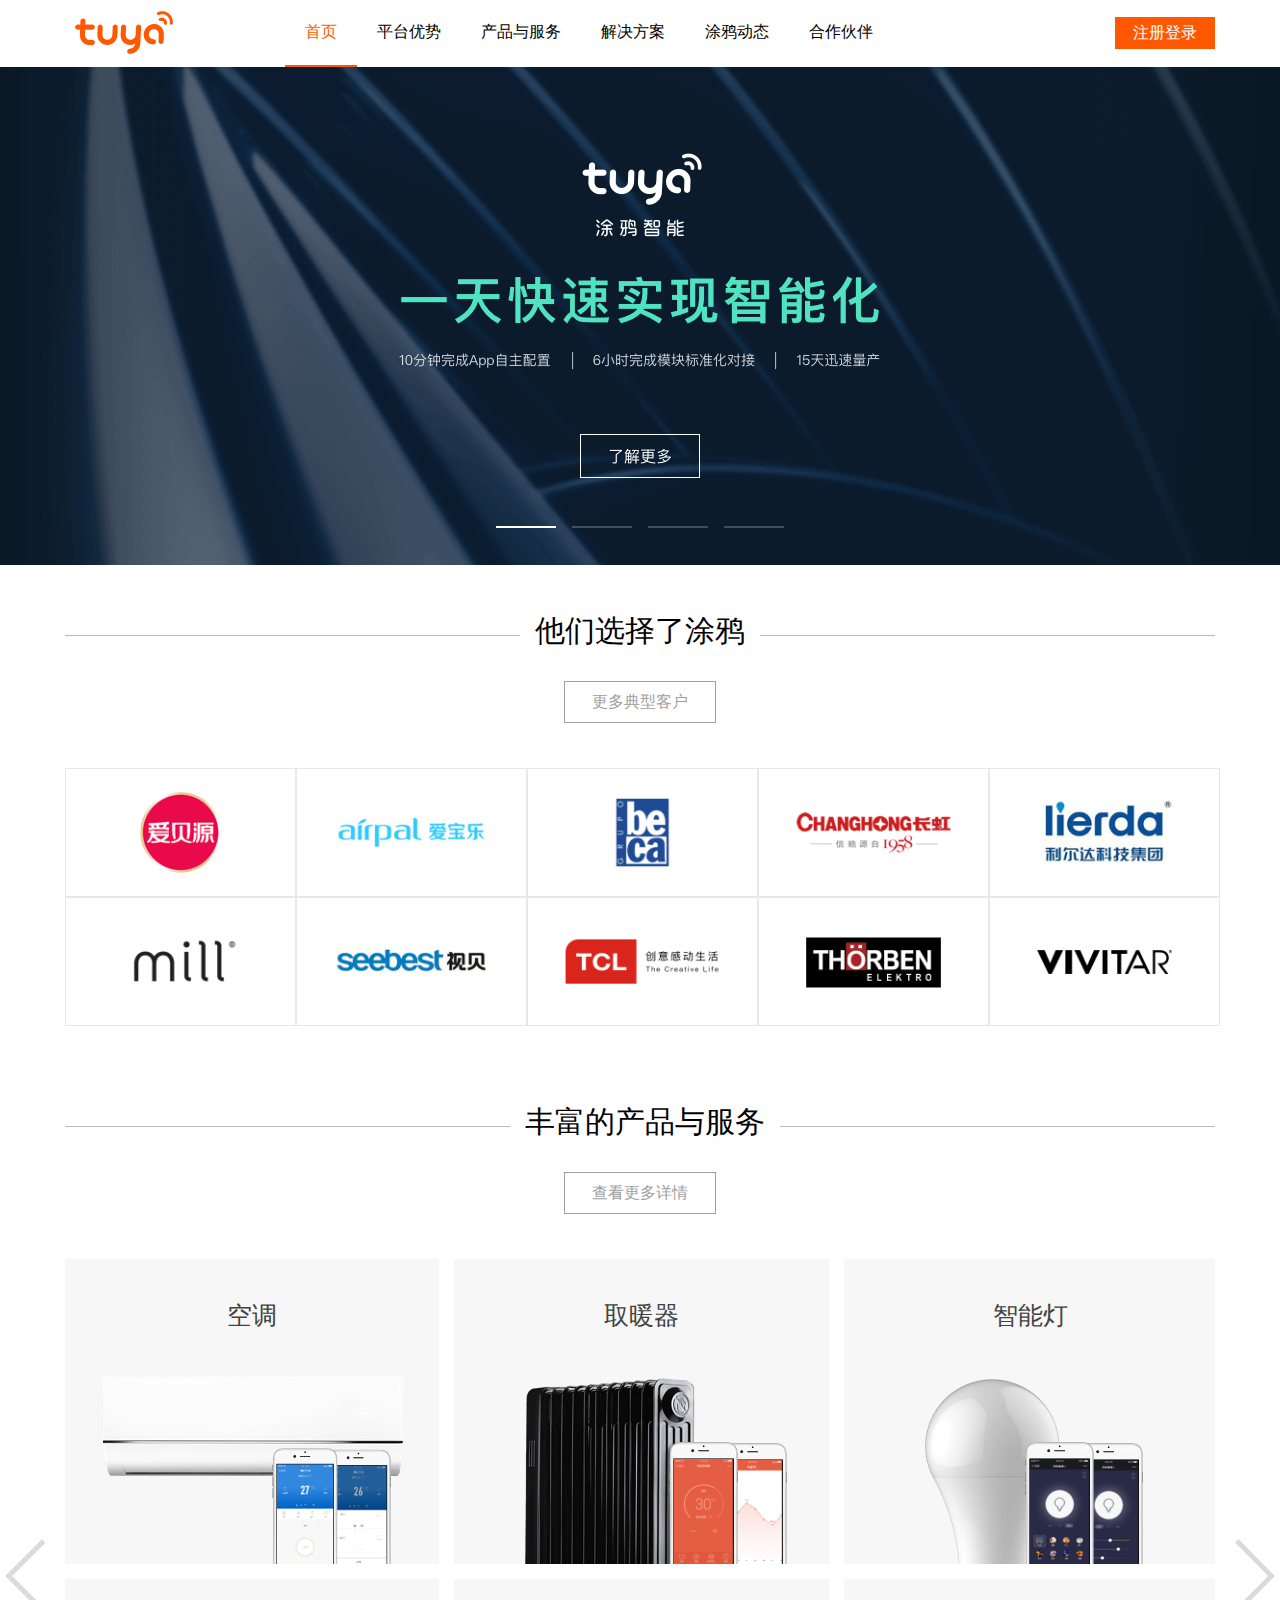
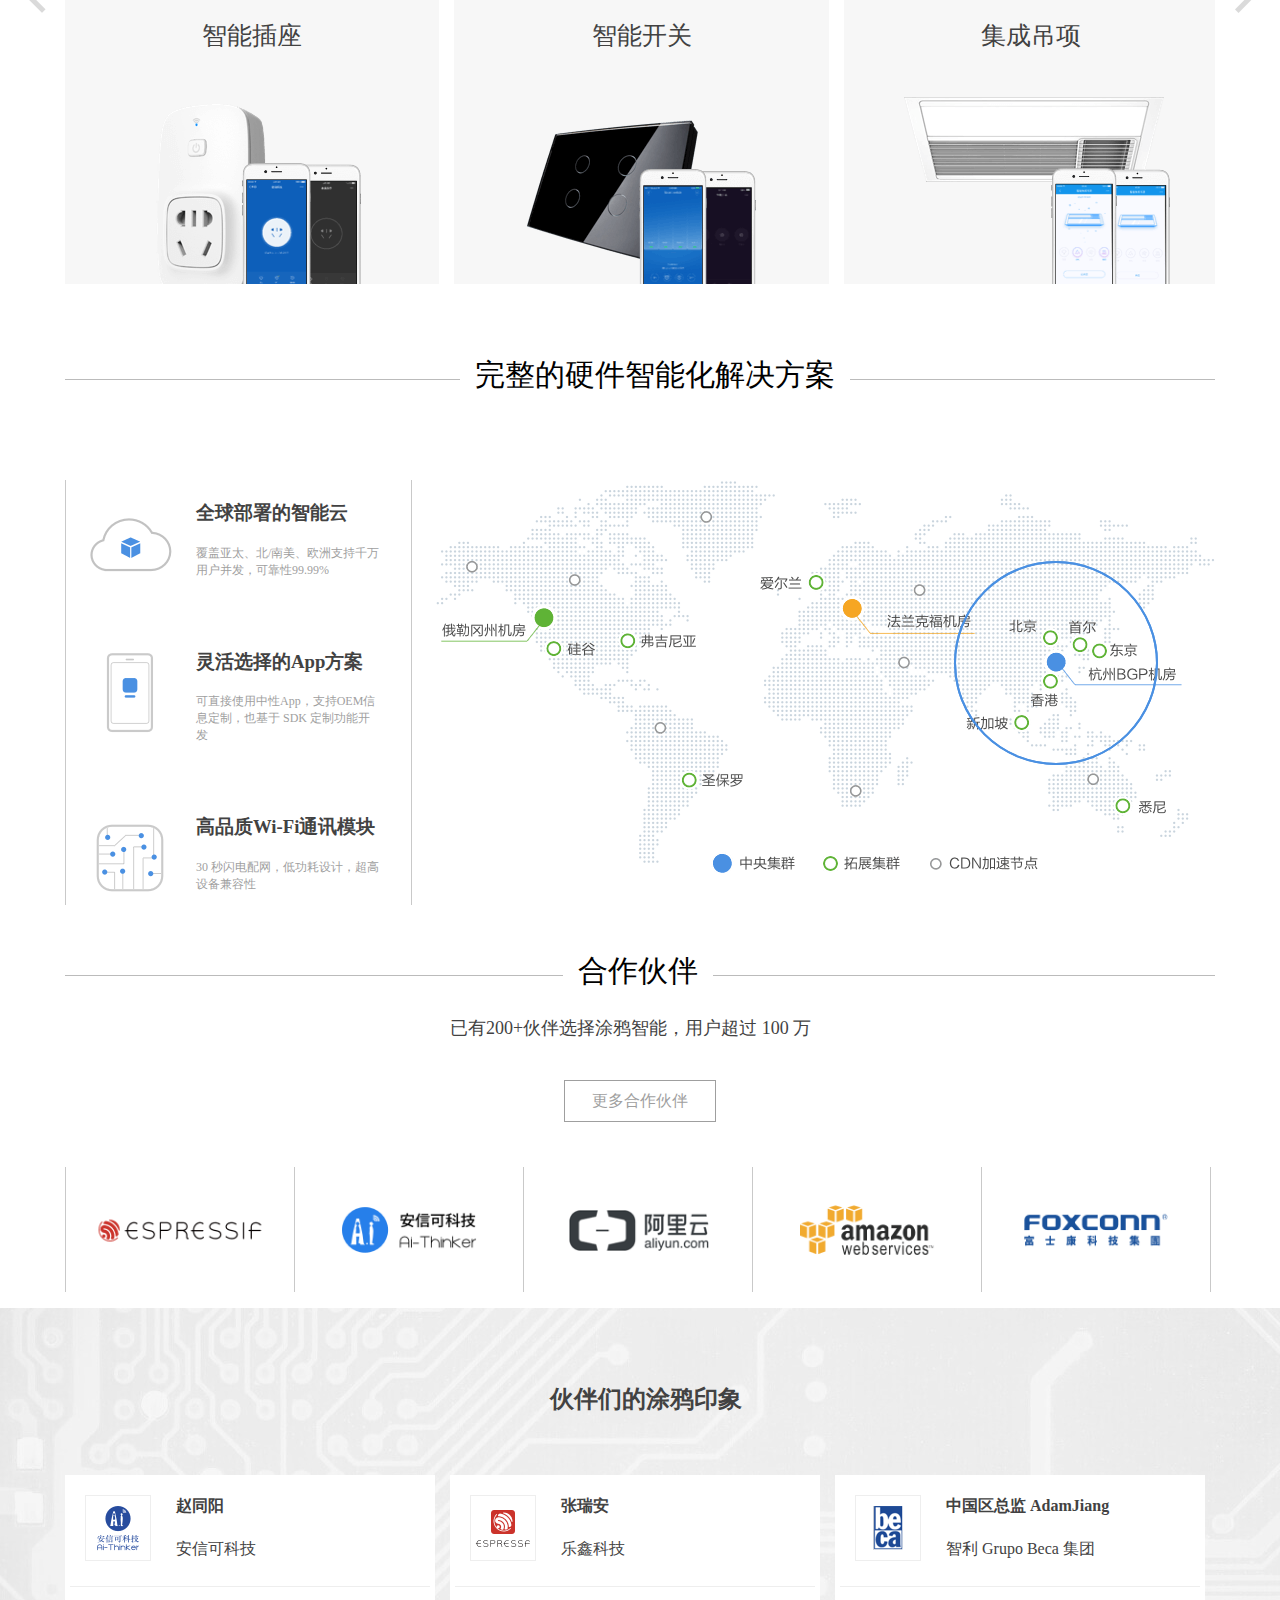
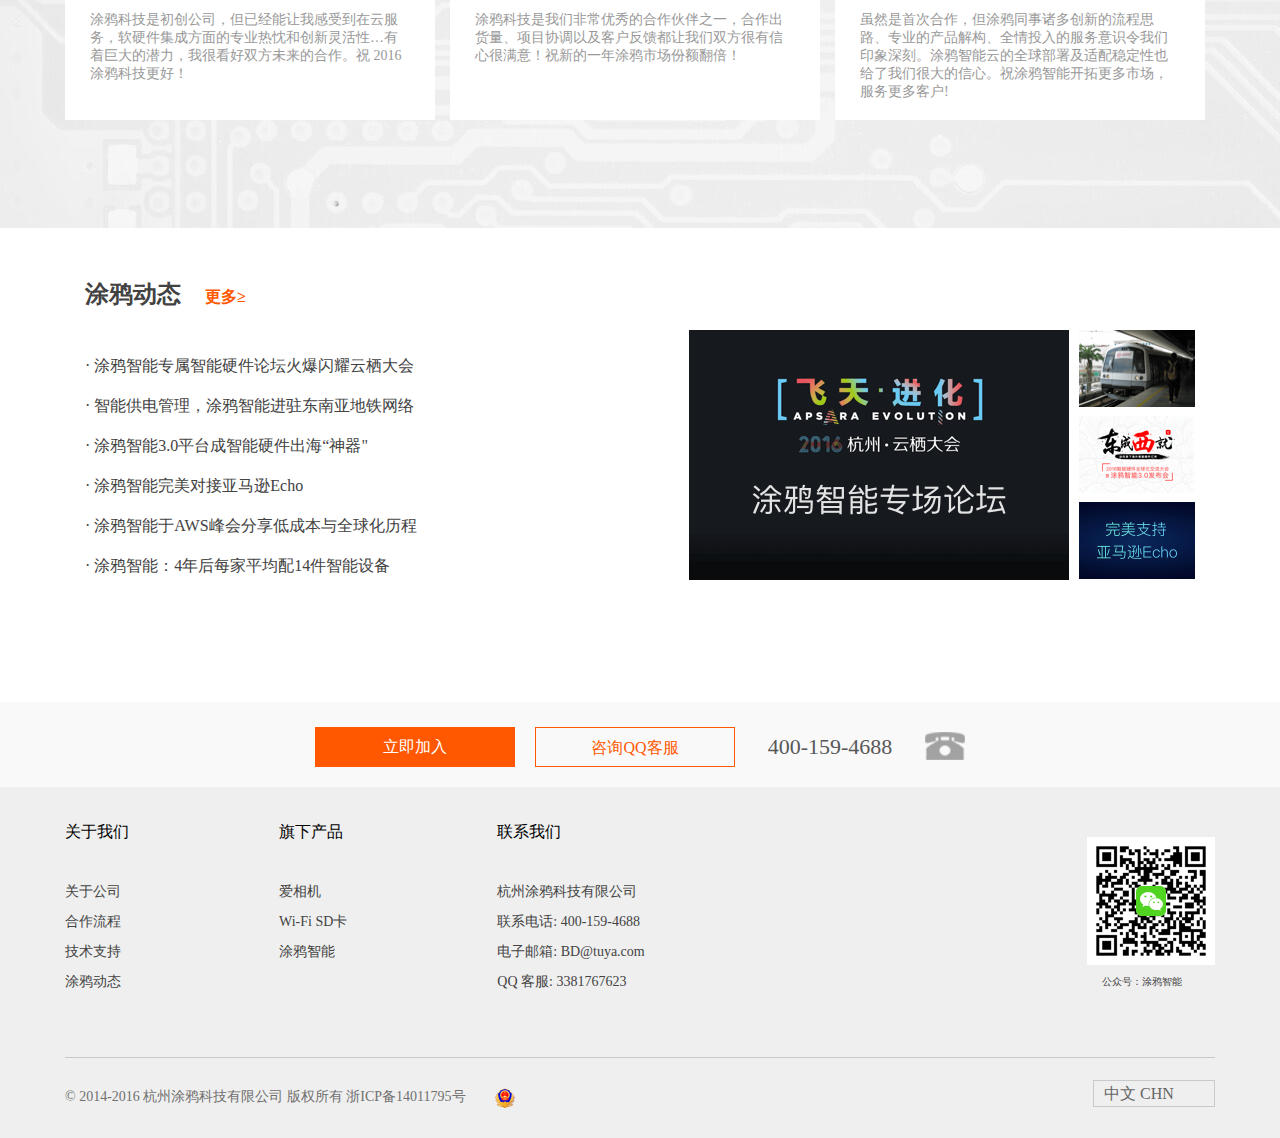
<file: index.html>
<!doctype html>
<html>
<head>
<meta charset="utf-8">
<title>涂鸦科技-全球化＆一站式智能硬件服务商</title>
<meta name="viewport" content="width=1500px, initial-scale=1.0, minimum-scale=1.0, maximum-scale=1.0, user-scalable=no" />  
<link rel="shortcut icon" type="images/x-icon" href="images/icon/1.ico">
<link rel="stylesheet" type="text/css" href="tuya_head.css">
<link rel="stylesheet" type="text/css" href="tuya_index.css">
<link rel="stylesheet" type="text/css" href="tuya_footer.css">
<script src="jquery.js"></script>
</head>

<body>
<div class="nav_bg">
<div class="nav">
	<div class="logo">
    	<a href="#"><img src="images/icon/tuya_logo@1x.png"></a>
    </div>
     <a href="#"><div class="sign_up">注册登录</div></a>
    <ul>
    	<li style="border-bottom:2px solid #ff5800"><a href="#" style="color:#ff5800">首页</a></li>
        <li><a href="Our_advantage.html">平台优势</a></li>
        <li><a href="product_service.html">产品与服务</a></li>
        <li><a href="solution.html">解决方案</a></li>
        <li><a href="trends.html">涂鸦动态</a></li>
        <li><a href="co_partner.html">合作伙伴</a></li>
        <div class="clearfix"></div>
    </ul>
   
    <div class="clearfix"></div> 
</div>
</div>
<!--banner-->
<div class="banner">
	<a href="#"><div class="images1"></div></a>
    <a href="#"><div class="images2"></div></a>
    <a href="#"><div class="images3"></div></a>
    <a href="#"><div class="images4"></div></a>
   	<ul>
        <a href="#"><li class="current"></li></a>
		<a href="#"><li></li></a>
        <a href="#"><li></li></a>
        <a href="#"><li></li></a>
        <div class="clearfix"></div>
    </ul>
</div>
<!--内容区域1-->
<div class="content_box">
		<p class="p1">他们选择了涂鸦</p>
        <div class="coo_list"><a href="co_partner.html" style="text-decoration:none">更多典型客户</a></div>
    	<table cellpadding="0" cellspacing="0">
    		<tr>
    			<td><img src="images/coo_company/6.png"></td>
    			<td><img src="images/coo_company/7.png"></td>
    			<td><img src="images/coo_company/8.png"></td>
    			<td><img src="images/coo_company/9.png"></td>
    			<td><img src="images/coo_company/10.png"></td>
    		</tr>
    		<tr>
    			<td><img src="images/coo_company/11.png"></td>
    			<td><img src="images/coo_company/12.png"></td>
    			<td><img src="images/coo_company/13.png"></td>
    			<td><img src="images/coo_company/14.png"></td>
    			<td><img src="images/coo_company/15.png"></td>
    		</tr>
    	</table>
</div>
<!--内容区域2-->
<div class="content_box">
		<a  class="arrow_l"><img src="images/icon/15.png"></a>
        <a  class="arrow_r"><img src="images/icon/16.png"></a>
		<p class="p2">丰富的产品与服务</p>
        <div class="coo_list"><a href="product_service.html" style="text-decoration:none">查看更多详情</a></div>	
        <div class="spl">
       <div class="special">
    	<div class="box_out">
        	<a href="#"><div>
            <img src="images/product/1.png">
            <p>空调</p>
            </div></a>
            <a href="#"><div>
            <img src="images/product/2.png">
            <p>取暖器</p>
            </div></a>
            <a href="#"><div>
            <img src="images/product/3.png">
            <p>智能灯</p>
            </div></a>
            <a href="#"><div>
            <img src="images/product/4.png">
            <p>智能插座</p>
            </div></a>
            <a href="#"><div>
            <img src="images/product/5.png">
            <p>智能开关</p>
            </div></a>
            <a href="#"><div>
            <img src="images/product/6.png">
            <p>集成吊项</p>
            </div></a>
            <p class="clearfix"></p>
        </div>
        
        <div class="box_out">
        	<a href="#"><div>
            <img src="images/product/7.png">
            <p>冲奶机</p>
            </div></a>
            <a href="#"><div>
            <img src="images/product/8.png">
            <p>洗衣机</p>
            </div></a>
            <a href="#"><div>
            <img src="images/product/9.png">
            <p>风扇</p>
            </div></a>
            <a href="#"><div>
            <img src="images/product/10.png">
            <p>壁炉</p>
            </div></a>
            <a href="#"><div>
            <img src="images/product/11.png">
            <p>水暖毯</p>
            </div></a>
            <a href="#"><div>
            <img src="images/product/12.png">
            <p>晾衣架</p>
            </div></a>
            <p class="clearfix"></p>
        </div>
        
        <div class="box_out">
        	<a href="#"><div>
            <img src="images/product/13.png">
            <p>智能鱼缸</p>
            </div></a>
            <a href="#"><div>
            <img src="images/product/14.png">
            <p>智能窗帘</p>
            </div></a>
            <a href="#"><div>
            <img src="images/product/15.png">
            <p>智能水泵</p>
            </div></a>
            <a href="#"><div>
            <img src="images/product/16.png">
            <p>扫地机器人</p>
            </div></a>
            <a href="#"><div>
            <img src="images/product/17.png">
            <p>智能音响</p>
            </div></a>
            <a href="#"><div>
            <img src="images/product/18.png">
            <p>智能门窗</p>
            </div></a>
            <p class="clearfix"></p>
        </div>
        
        <div class="box_out">
        	<a href="#"><div>
            <img src="images/product/19.png">
            <p>油烟机</p>
            </div></a>
            <a href="#"><div>
            <img src="images/product/20.png">
            <p>冰箱</p>
            </div></a>
            <a href="#"><div>
            <img src="images/product/21.png">
            <p>烤箱</p>
            </div></a>
            <a href="#"><div>
            <img src="images/product/22.png">
            <p>面包机</p>
            </div></a>
            <a href="#"><div>
            <img src="images/product/23.png">
            <p>榨汁机</p>
            </div></a>
            <a href="#"><div>
            <img src="images/product/24.png">
            <p>热水器</p>
            </div></a>
            <p class="clearfix"></p>
        </div>
        
        <div class="box_out">
        	<a href="#"><div>
            <img src="images/product/1.png">
            <p>空调</p>
            </div></a>
            <a href="#"><div>
            <img src="images/product/2.png">
            <p>取暖器</p>
            </div></a>
            <a href="#"><div>
            <img src="images/product/3.png">
            <p>智能灯</p>
            </div></a>
            <a href="#"><div>
            <img src="images/product/4.png">
            <p>智能插座</p>
            </div></a>
            <a href="#"><div>
            <img src="images/product/5.png">
            <p>智能开关</p>
            </div></a>
            <a href="#"><div>
            <img src="images/product/6.png">
            <p>集成吊项</p>
            </div></a>
            <p class="clearfix"></p>
        </div>
        </div>
</div>
<!--内容区域3-->
<div class="content_box">
		<p class="p3">完整的硬件智能化解决方案</p>
        <div class="box_out2">
        	<div class="side_left">
            	<div>
                <img src="images/icon/1.png">
                <h3>全球部署的智能云</h3>
                <p>覆盖亚太、北/南美、欧洲支持千万用户并发，可靠性99.99%</p>
                </div>
                <div>
                <img src="images/icon/2.png">
                <h3>灵活选择的App方案</h3>
                <p>可直接使用中性App，支持OEM信息定制，也基于 SDK 定制功能开发</p>
                </div>
                <div>
                <img src="images/icon/3.png">
                <h3>高品质Wi-Fi通讯模块</h3>
                <p>30 秒闪电配网，低功耗设计，超高设备兼容性</p>
                </div>
            </div>
            <div class="side_right">
                <div class="circle"></div>
   			    <div class="circle_1"></div>
    			<div class="circle_2"></div>
                <div class="circle_3"></div>
   			    <div class="circle_4"></div>
    			<div class="circle_5"></div>
				<div class="circle_6"></div>
   			    <div class="circle_7"></div>
    			<div class="circle_8"></div>
            <img src="images/icon/4.png">
            </div>
            <p class="clearfix"></p>
        </div>
        </div>
</div>
<!--内容区域4-->
<div class="content_box">
		<p class="p4">合作伙伴</p>
        <div class="p5">已有200+伙伴选择涂鸦智能，用户超过 100 万</div>
        <div class="coo_list"><a href="co_partner.html" style="text-decoration:none">更多合作伙伴</a></div>
        <ul>
        	<li style="border-left:1px solid #C9C9C9"><img src="images/coo_company/1.png"></li>
            <li><img src="images/coo_company/2.png"></li>
            <li><img src="images/coo_company/3.png"></li>
            <li><img src="images/coo_company/4.png"></li>
            <li><img src="images/coo_company/5.png"></li>
            <div class="clearfix"></div>
        </ul>
</div>
<!--内容区域5-->
<div class="content_box2">
	<div class="content_box2_bg">
 	    <div class="c_b2_box">
        <h2>伙伴们的涂鸦印象</h2>
        <div class="list">
        	<div class="head_img">
            	<img src="images/icon/12.png">
                <div class="list_1">
                	<h4>赵同阳</h4>
                    <p>安信可科技</p>
                </div>
                 <div class="clearfix"></div>
                <div class="list_2">
                	<p>涂鸦科技是初创公司，但已经能让我感受到在云服务，软硬件集成方面的专业热忱和创新灵活性…有着巨大的潜力，我很看好双方未来的合作。祝 2016 涂鸦科技更好！</p>
                </div>
            </div>
        </div >
    	<div class="list">
            <div class="head_img">
            	<img src="images/icon/13.png">
                <div class="list_1">
                	<h4>张瑞安</h4>
                    <p>乐鑫科技</p>
                </div>
                 <div class="clearfix"></div>
                <div class="list_2">
                	<p>涂鸦科技是我们非常优秀的合作伙伴之一，合作出货量、项目协调以及客户反馈都让我们双方很有信心很满意！祝新的一年涂鸦市场份额翻倍！</p>
                </div>
            </div>
        </div>
        <div class="list">
            <div class="head_img">
            	<img src="images/icon/14.png">
                <div class="list_1">
                	<h4>中国区总监 AdamJiang</h4>
                    <p>智利 Grupo Beca 集团</p>
                </div>
                <div class="clearfix"></div>
                <div class="list_2">
                	<p>虽然是首次合作，但涂鸦同事诸多创新的流程思路、专业的产品解构、全情投入的服务意识令我们印象深刻。涂鸦智能云的全球部署及适配稳定性也给了我们很大的信心。祝涂鸦智能开拓更多市场，服务更多客户!</p>
                </div>
            </div>
        </div>
        <p class="clearfix"></p>
    	</div>
    </div>
</div>
<!--内容区域6-->
<div class="content_box3">
	<div class="list_1">
    	<h2>涂鸦动态&nbsp&nbsp&nbsp&nbsp;<a href="trends.html">更多≥</a></h2>
    </div>
    <ul>
    	<li><a href="#">
· 涂鸦智能专属智能硬件论坛火爆闪耀云栖大会</a></li>
		<li><a href="#">
· 智能供电管理，涂鸦智能进驻东南亚地铁网络</a></li>
		<li><a href="#">
· 涂鸦智能3.0平台成智能硬件出海“神器"</a></li>
		<li><a href="#">
· 涂鸦智能完美对接亚马逊Echo</a></li>
		<li><a href="#">
· 涂鸦智能于AWS峰会分享低成本与全球化历程</a></li>
		<li><a href="#">
· 涂鸦智能：4年后每家平均配14件智能设备</a></li>
    </ul>
    <div class="box_1">
    	<a href="#"><img src="images/icon/6.png"></a>
       <a href="#"><img src="images/icon/7.png"></a>
       <a href="#"> <img src="images/icon/8.png"></a>
    </div>
    <div class="box_2"><a href="#">
    <img src="images/icon/5.png"></a>
    </div>
    <div class="clearfix"></div>
</div>
<!--页脚-->
<div class="contact">
	<div class="contact_box">
    	<a href="#"><div class="c_b1">立即加入</div></a>
        <a href="tencent://message/?uin=2389074880&Site=&Menu=yes" ><div class="c_b2">咨询QQ客服</div></a>
        <div class="c_b3">400-159-4688</div>
        <img src="images/icon/9.png">
        <div class="clearfix"></div>
    </div>
</div>
<div class="footer">
	<div class="footer_box">
    	<dl class="footer_list">
        	<dt>关于我们</dt>
            <a href="#"><dd>关于公司</dd></a>
            <a href="#"><dd>合作流程</dd></a>
            <a href="#"><dd>技术支持</dd></a>
            <a href="#"><dd>涂鸦动态</dd></a>
        </dl>
      	<dl class="footer_list">
        	<dt>旗下产品</dt>
            <a href="#"><dd>爱相机</dd></a>
            <a href="#"><dd>Wi-Fi SD卡</dd></a>
            <a href="#"><dd>涂鸦智能</dd></a>
        </dl>
        <dl>
        	<dt>联系我们</dt>
            <dd>杭州涂鸦科技有限公司</dd>
            <dd>联系电话: 400-159-4688</dd>
            <dd>电子邮箱: BD@tuya.com</dd>
            <dd>QQ 客服: 3381767623</dd>
        </dl>      
        <div class="footer_list2">
        	<img src="images/icon/10.png">
        	<p>公众号：涂鸦智能</p>
        </div>
        <div class="clearfix"></div>
        <div class="footer_bottom">
        <div class="f_b_left">
        	<p>&copy 2014-2016 杭州涂鸦科技有限公司 版权所有   浙ICP备14011795号</p>
            <img src="images/icon/11.png">
         </div> 
         <div class="language"> 
            <a href="#"><div class="eng">英文 ENG</div></a>
            <div class="chn">中文 CHN</div>
         </div>
        </div>
    </div>

</div>

<script src="index.js"></script>
</body>
</html>
</file>
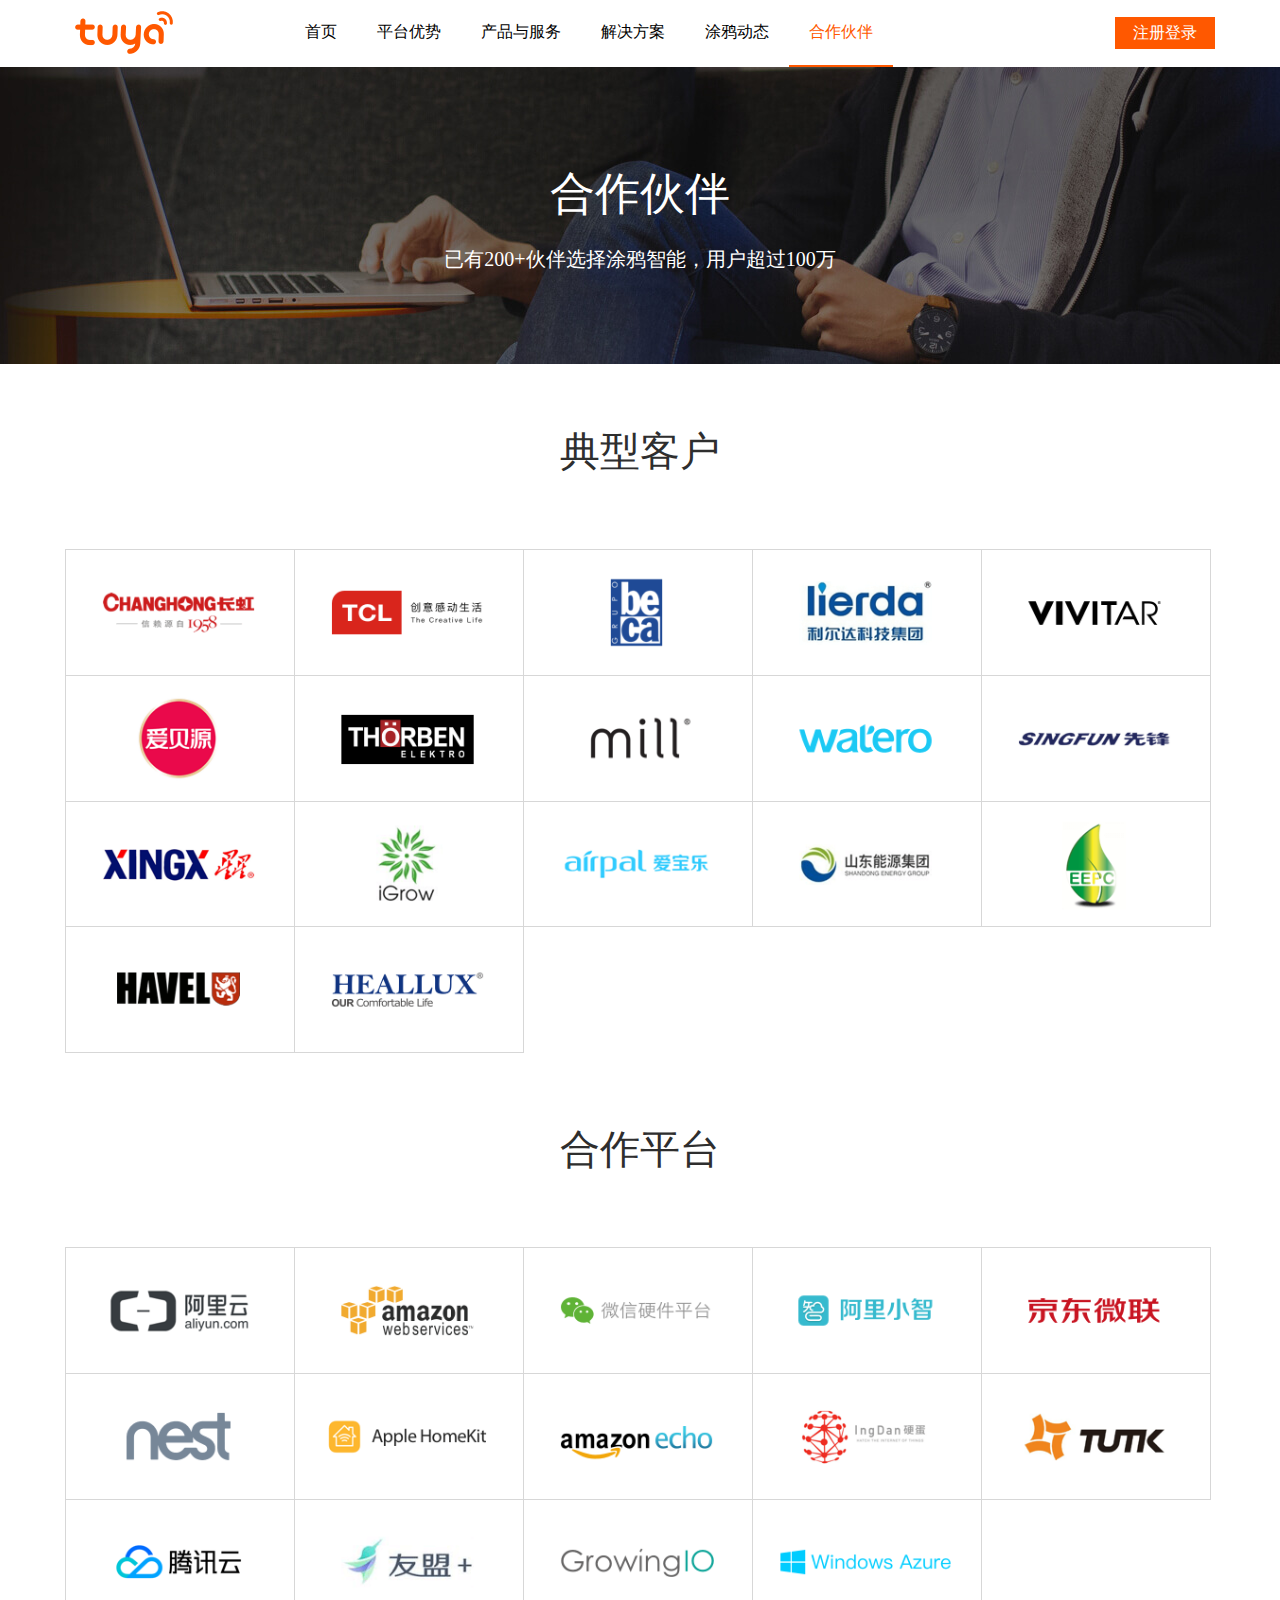
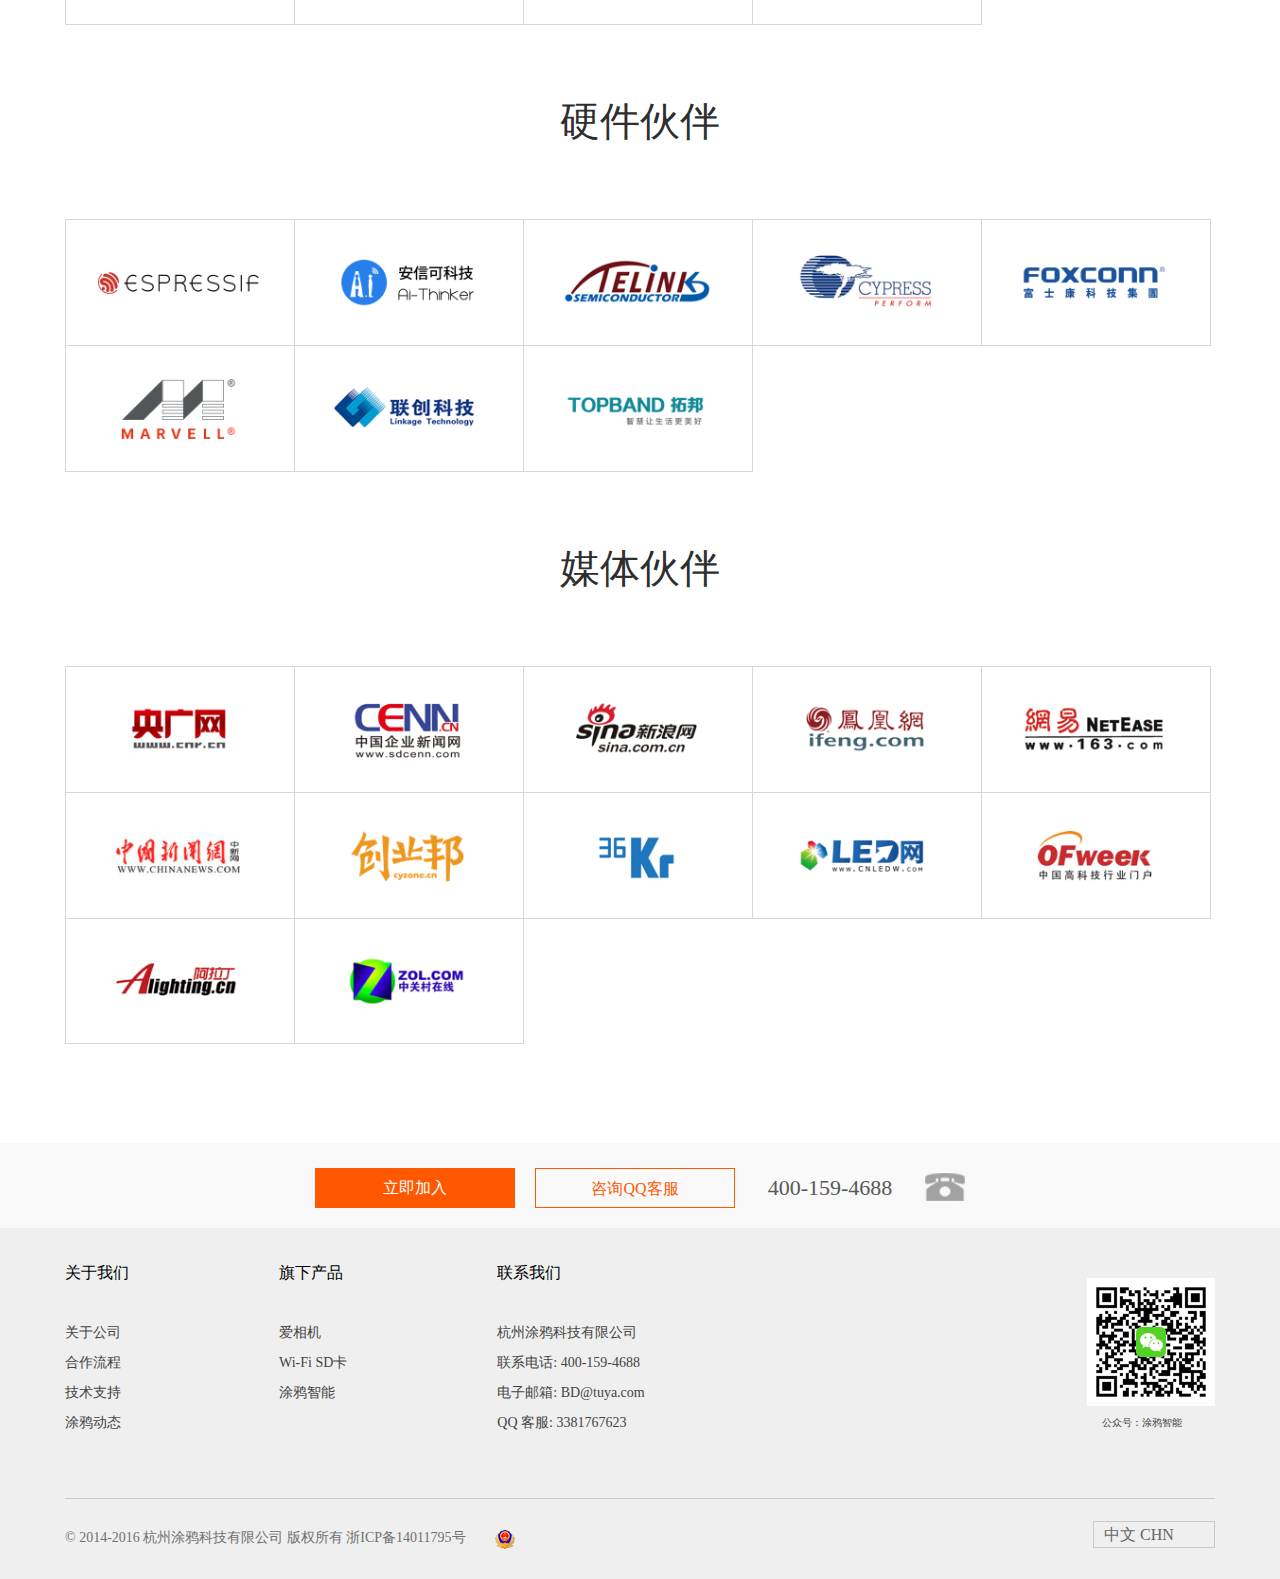
<file: co_partner.html>
<!doctype html>
<html>
<head>
<meta charset="utf-8">
<title>合作流程-涂鸦科技-全球化＆一站式智能硬件服</title>
<meta name="viewport" content="width=1500px, initial-scale=1.0, minimum-scale=1.0, maximum-scale=1.0, user-scalable=no" />  
<link rel="shortcut icon" type="images/x-icon" href="images/icon/1.ico">
<link rel="stylesheet" type="text/css" href="tuya_head.css">
<link rel="stylesheet" type="text/css" href="co_partner.css">
<link rel="stylesheet" type="text/css" href="tuya_footer.css">
<script src="jquery.js"></script>
</head>

<body>
<div class="nav_bg">
<div class="nav">
	<div class="logo">
    	<a href="#"><img src="images/icon/tuya_logo@1x.png"></a>
    </div>
     <a href="#"><div class="sign_up">注册登录</div></a>
    <ul>
    	<li><a href="index.html">首页</a></li>
        <li><a href="Our_advantage.html">平台优势</a></li>
        <li><a href="product_service.html">产品与服务</a></li>
        <li><a href="solution.html">解决方案</a></li>
        <li><a href="trends.html">涂鸦动态</a></li>
        <li  style="border-bottom:2px solid #ff5800"><a href="#" style="color:#ff5800">合作伙伴</a></li>
        <div class="clearfix"></div>
    </ul>
    <div class="clearfix"></div> 
</div>
</div>
<!--banner-->
	<div class="banner_bg">
    	<h1>合作伙伴</h1>
    	<p>已有200+伙伴选择涂鸦智能，用户超过100万</p>
    </div>
<!--内容1-->	
<h1 class="title">典型客户</h1>
<ul class="content_1">
	<li><img src="images/co_partner/1/1.png"></li>
    <li><img src="images/co_partner/1/2.png"></li>
    <li><img src="images/co_partner/1/3.png"></li>
    <li><img src="images/co_partner/1/4.png"></li>
    <li><img src="images/co_partner/1/5.png"></li>
    <li><img src="images/co_partner/1/6.png"></li>
    <li><img src="images/co_partner/1/7.png"></li>
    <li><img src="images/co_partner/1/8.png"></li>
    <li><img src="images/co_partner/1/9.png"></li>
    <li><img src="images/co_partner/1/10.png"></li>
    <li><img src="images/co_partner/1/11.png"></li>
    <li><img src="images/co_partner/1/12.png"></li>
    <li><img src="images/co_partner/1/13.png"></li>
    <li><img src="images/co_partner/1/14.png"></li>
    <li><img src="images/co_partner/1/15.png"></li>
    <li><img src="images/co_partner/1/16.png"></li>
    <li><img src="images/co_partner/1/17.png"></li>
    <div class="clearfix"></div>
</ul>
<!--内容2-->	
<h1 class="title">合作平台</h1>
<ul class="content_1">
	<li><img src="images/co_partner/2/1.png"></li>
    <li><img src="images/co_partner/2/2.png"></li>
    <li><img src="images/co_partner/2/3.png"></li>
    <li><img src="images/co_partner/2/4.png"></li>
    <li><img src="images/co_partner/2/5.png"></li>
    <li><img src="images/co_partner/2/6.png"></li>
    <li><img src="images/co_partner/2/7.png"></li>
    <li><img src="images/co_partner/2/8.png"></li>
    <li><img src="images/co_partner/2/9.png"></li>
    <li><img src="images/co_partner/2/10.png"></li>
    <li><img src="images/co_partner/2/11.png"></li>
    <li><img src="images/co_partner/2/12.png"></li>
    <li><img src="images/co_partner/2/13.png"></li>
    <li><img src="images/co_partner/2/14.png"></li>
    <div class="clearfix"></div>
</ul>
<!--内容3-->	
<h1 class="title">硬件伙伴</h1>
<ul class="content_1">
	<li><img src="images/co_partner/3/1.png"></li>
    <li><img src="images/co_partner/3/2.png"></li>
    <li><img src="images/co_partner/3/3.png"></li>
    <li><img src="images/co_partner/3/4.png"></li>
    <li><img src="images/co_partner/3/5.png"></li>
    <li><img src="images/co_partner/3/6.png"></li>
    <li><img src="images/co_partner/3/7.png"></li>
    <li><img src="images/co_partner/3/8.png"></li>
    <div class="clearfix"></div>
</ul>
<!--内容4-->	
<h1 class="title">媒体伙伴</h1>
<ul class="content_1">
	<li><img src="images/co_partner/4/1.png"></li>
    <li><img src="images/co_partner/4/2.png"></li>
    <li><img src="images/co_partner/4/3.png"></li>
    <li><img src="images/co_partner/4/4.png"></li>
    <li><img src="images/co_partner/4/5.png"></li>
    <li><img src="images/co_partner/4/6.png"></li>
    <li><img src="images/co_partner/4/7.png"></li>
    <li><img src="images/co_partner/4/8.png"></li>
    <li><img src="images/co_partner/4/9.png"></li>
    <li><img src="images/co_partner/4/10.png"></li>
    <li><img src="images/co_partner/4/11.png"></li>
    <li><img src="images/co_partner/4/12.png"></li>
    <div class="clearfix"></div>
</ul>
<!--页脚-->
<div class="contact">
	<div class="contact_box">
    	<a href="#"><div class="c_b1">立即加入</div></a>
        <a href="tencent://message/?uin=2389074880&Site=&Menu=yes"><div class="c_b2">咨询QQ客服</div></a>
        <div class="c_b3">400-159-4688</div>
        <img src="images/icon/9.png">
        <div class="clearfix"></div>
    </div>
</div>
<div class="footer">
	<div class="footer_box">
    	<dl class="footer_list">
        	<dt>关于我们</dt>
            <a href="#"><dd>关于公司</dd></a>
            <a href="#"><dd>合作流程</dd></a>
            <a href="#"><dd>技术支持</dd></a>
            <a href="#"><dd>涂鸦动态</dd></a>
        </dl>
      	<dl class="footer_list">
        	<dt>旗下产品</dt>
            <a href="#"><dd>爱相机</dd></a>
            <a href="#"><dd>Wi-Fi SD卡</dd></a>
            <a href="#"><dd>涂鸦智能</dd></a>
        </dl>
        <dl>
        	<dt>联系我们</dt>
            <dd>杭州涂鸦科技有限公司</dd>
            <dd>联系电话: 400-159-4688</dd>
            <dd>电子邮箱: BD@tuya.com</dd>
            <dd>QQ 客服: 3381767623</dd>
        </dl>      
        <div class="footer_list2">
        	<img src="images/icon/10.png">
        	<p>公众号：涂鸦智能</p>
        </div>
        <div class="clearfix"></div>
        <div class="footer_bottom">
        <div class="f_b_left">
        	<p>&copy 2014-2016 杭州涂鸦科技有限公司 版权所有   浙ICP备14011795号</p>
            <img src="images/icon/11.png">
         </div> 
         <div class="language"> 
            <a href="#"><div class="eng">英文 ENG</div></a>
            <div class="chn">中文 CHN</div>
         </div>
        </div>
    </div>
</div>
<script>
$(".eng").hide();
	$(".language").mouseenter(function(){
		$(".eng").show();$(this).mouseleave(function(){
		$(".eng").hide()	
		
})})
</script>
</body>
</html>
</file>
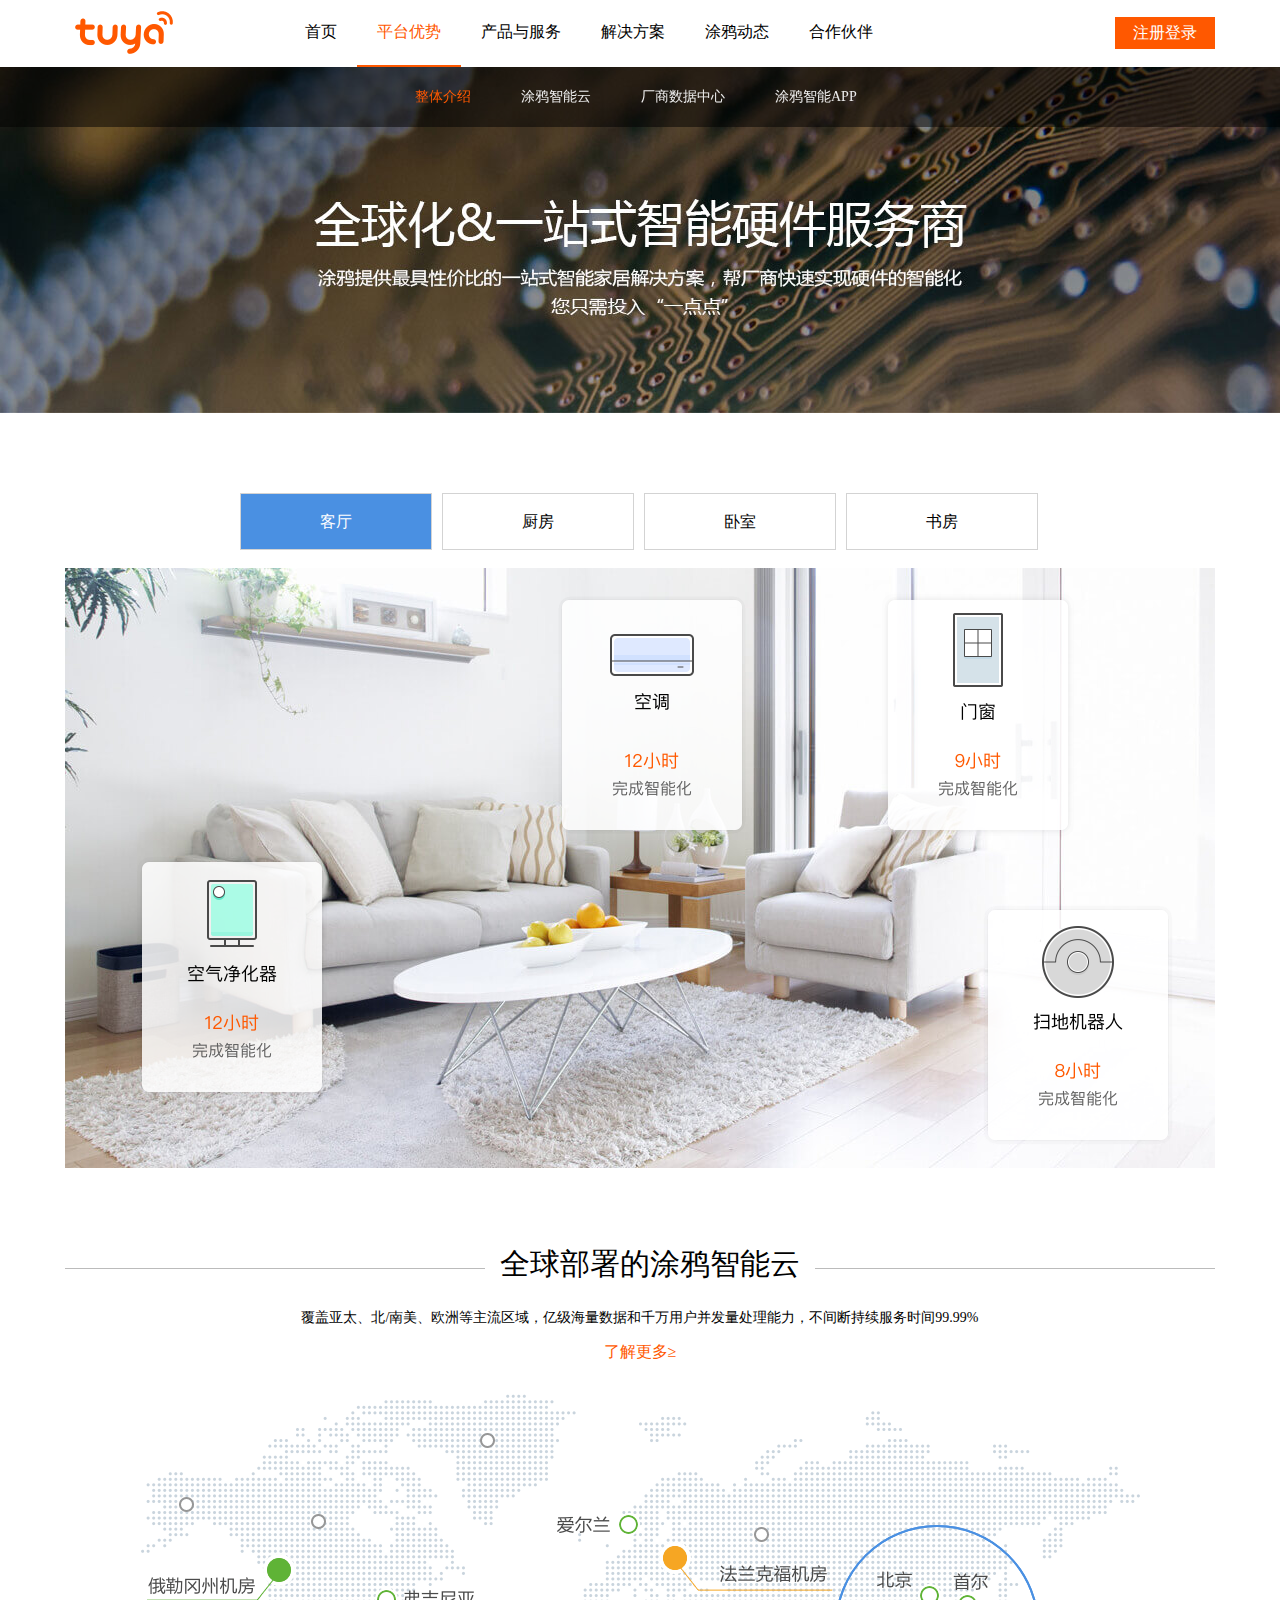
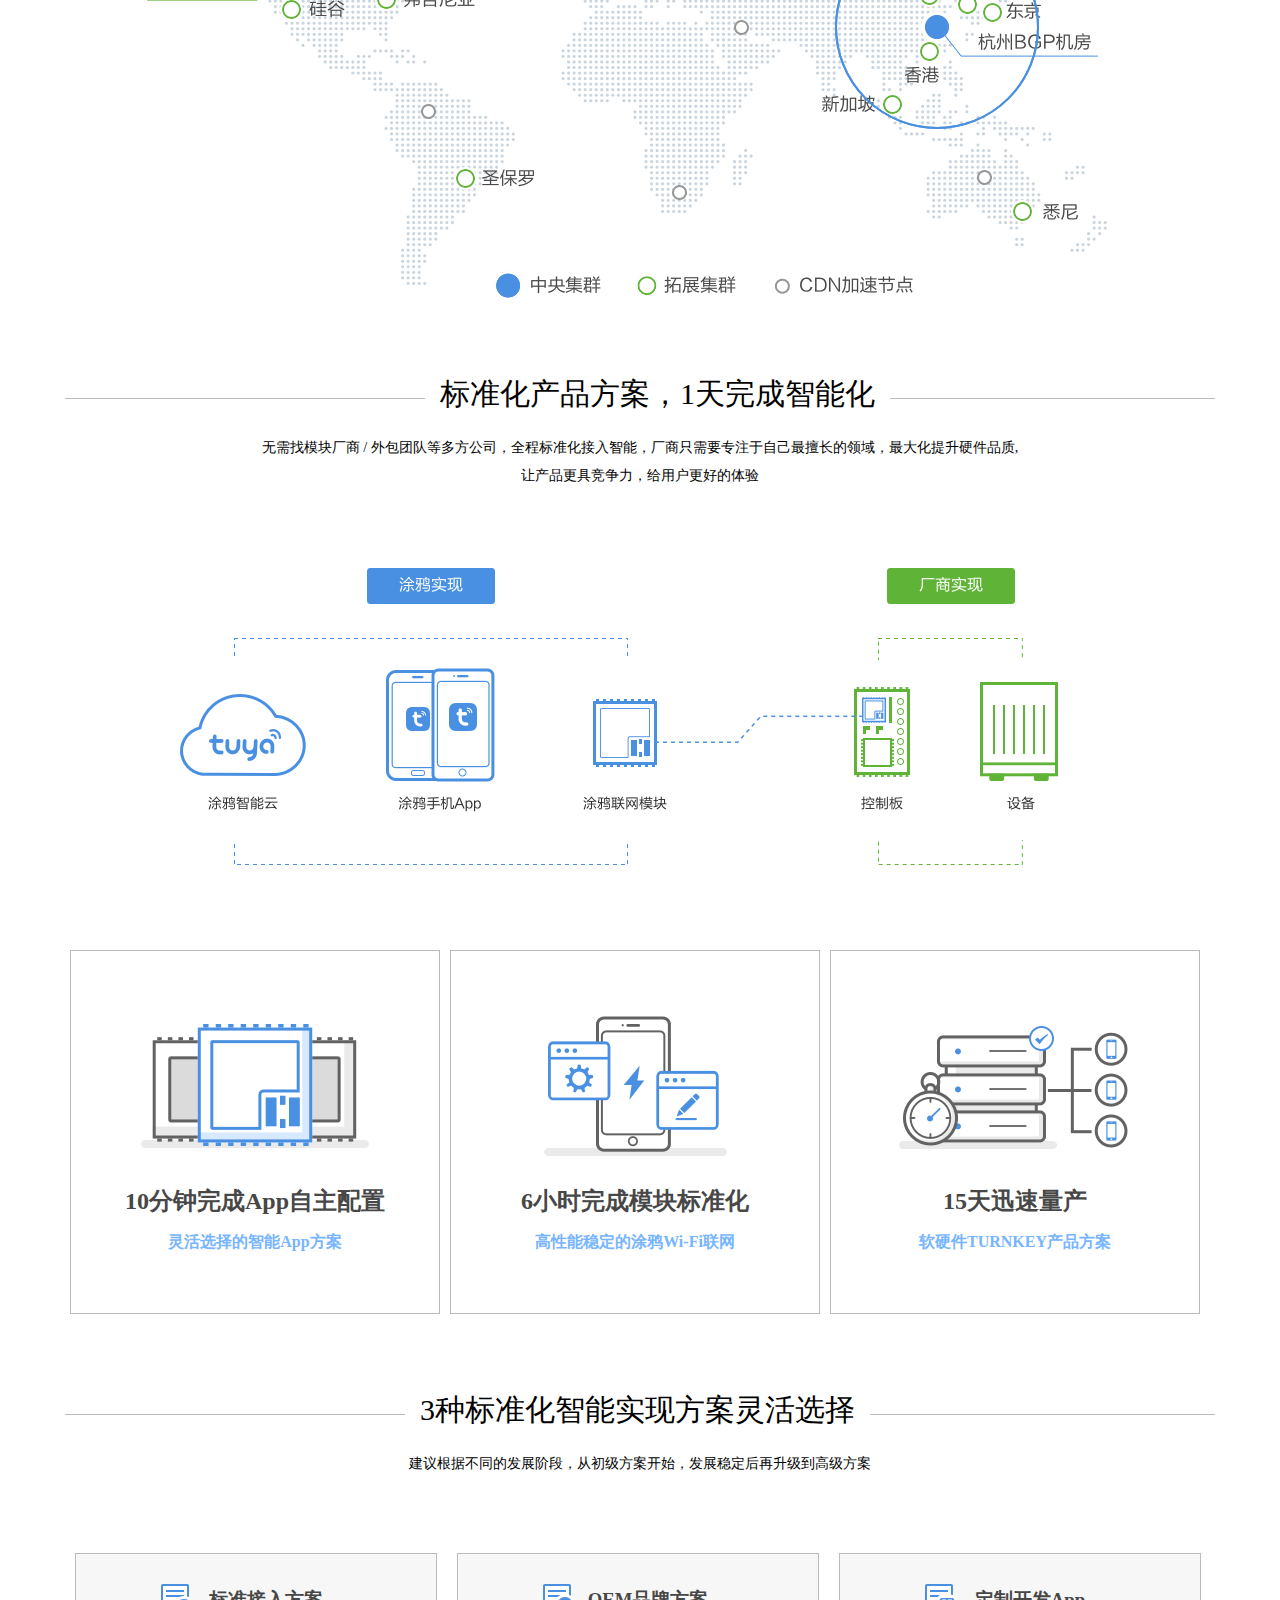
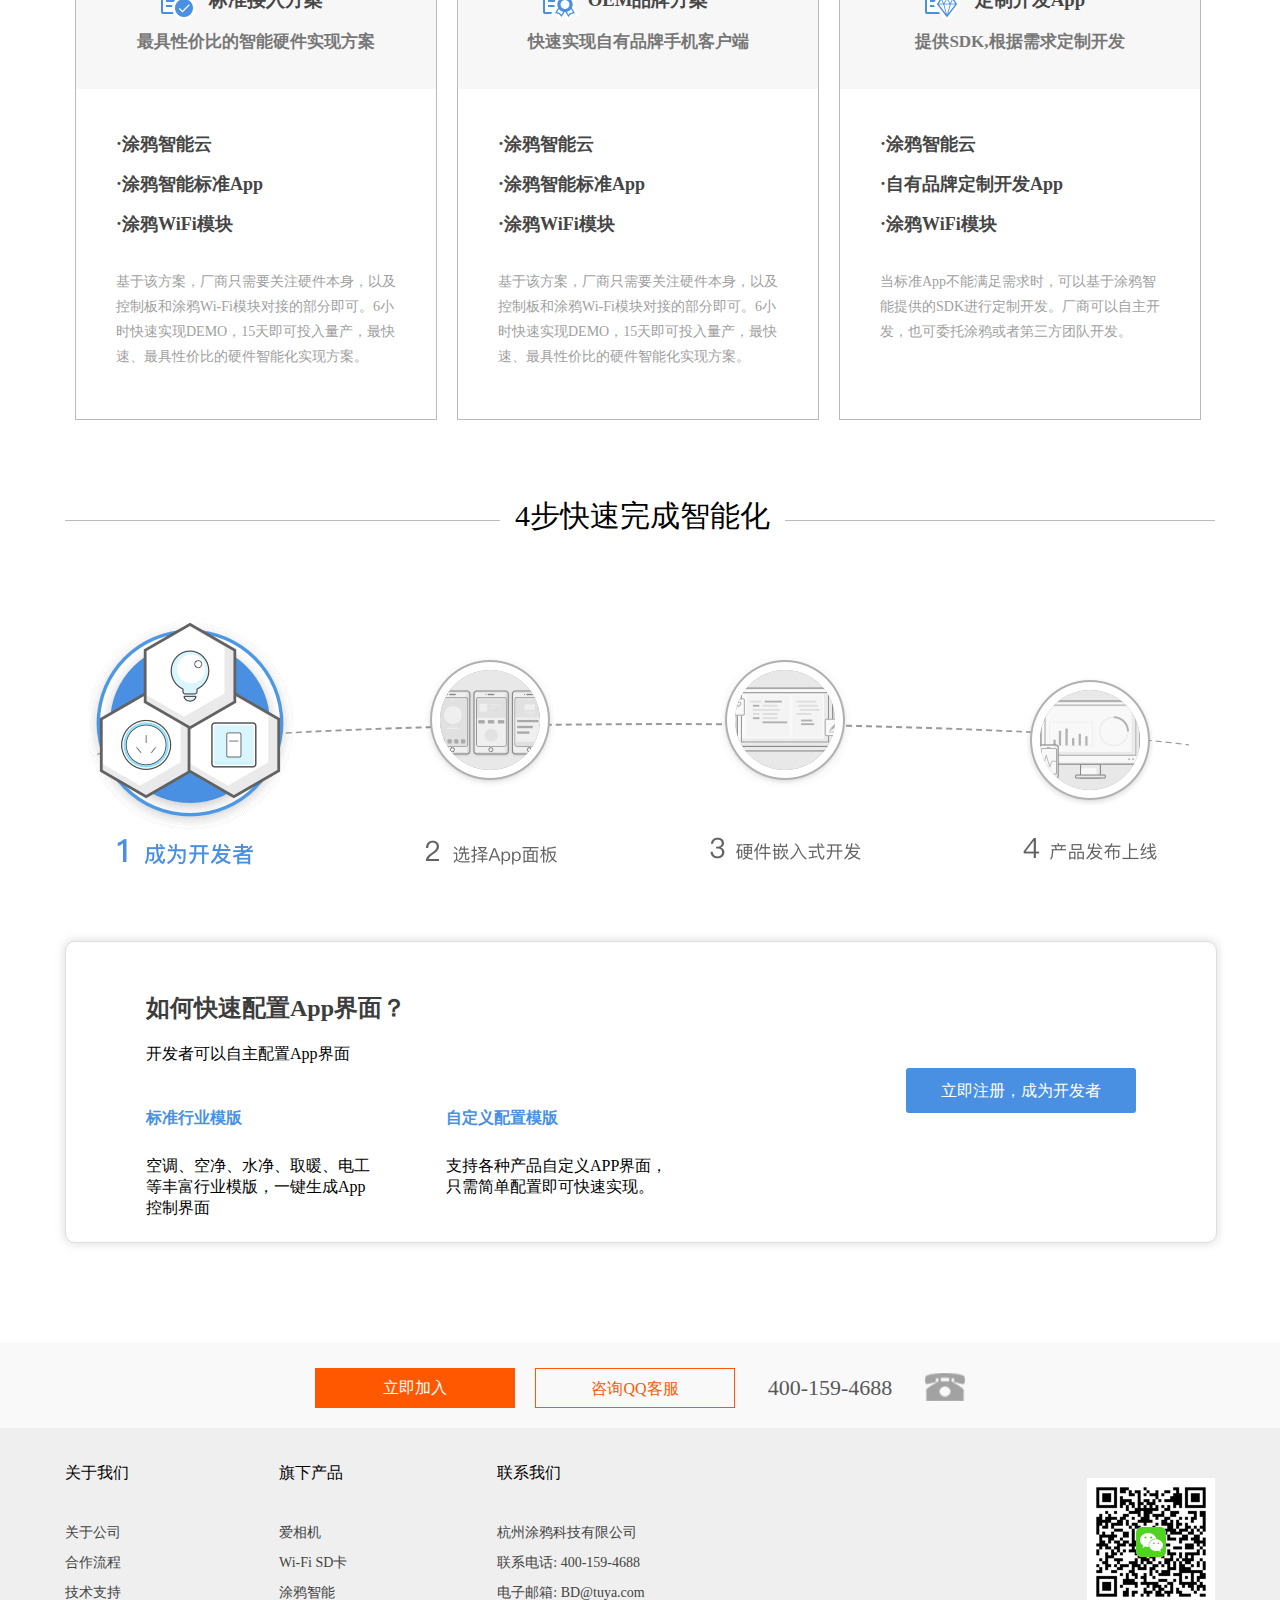
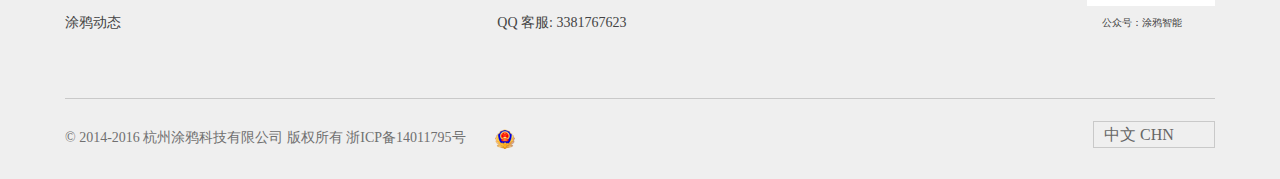
<file: Our_advantage.html>
<!doctype html>
<html>
<head>
<meta charset="utf-8">
<title>平台优势-涂鸦科技-全球化＆一站式智能硬件服</title>
<meta name="viewport" content="width=1500px, initial-scale=1.0, minimum-scale=1.0, maximum-scale=1.0, user-scalable=no" />  
<link rel="shortcut icon" type="images/x-icon" href="images/icon/1.ico">
<link rel="stylesheet" type="text/css" href="tuya_head.css">
<link rel="stylesheet" type="text/css" href="advantage_body.css">
<link rel="stylesheet" type="text/css" href="tuya_footer.css">
<script src="jquery.js"></script>
<script src="advantage.js"></script>
</head>
<body>
<div class="nav_bg">
<div class="nav">
	<div class="logo">
    	<a href="#"><img src="images/icon/tuya_logo@1x.png"></a>
    </div>
     <a href="#"><div class="sign_up">注册登录</div></a>
    <ul>
    	<li><a href="index.html">首页</a></li>
        <li style="border-bottom:2px solid #ff5800"><a href="#" style="color:#ff5800">平台优势</a></li>
        <li><a href="product_service.html">产品与服务</a></li>
        <li><a href="solution.html">解决方案</a></li>
        <li><a href="trends.html">涂鸦动态</a></li>
        <li><a href="co_partner.html">合作伙伴</a></li>
        <div class="clearfix"></div>
    </ul>
    <div class="clearfix"></div> 
</div>
</div>
<div class="banner">
	<div class="banner_bg"></div>
</div>
<div class="nav_children">
	<ul>
    	<li><a href="#" style="color:#FF5800">整体介绍</a></li>
        <li><a href="#">涂鸦智能云</a></li>
        <li><a href="#">厂商数据中心</a></li>
        <li><a href="#">涂鸦智能APP</a></li>
        <div class="clearfix"></div>
    </ul>
</div>

<div class="content">
	<ul>
    	<li class="current">客厅</li>
        <li>厨房</li>
        <li>卧室</li>
        <li>书房</li>
    </ul>
    <div class="float">
    <div class="image_box">
        	<img src="images/advantage/1.jpg">
            <div class="float_1"><img src="images/advantage/19.png"></div>
            <div class="float_2"><img src="images/advantage/20.png"></div>
            <div class="float_3"><img src="images/advantage/21.png"></div>
            <div class="float_4"><img src="images/advantage/22.png"></div>
    </div>
    <div class="image_box">
        	<img src="images/advantage/2.jpg">
            <div class="float_5"><img src="images/advantage/23.png"></div>
            <div class="float_6"><img src="images/advantage/24.png"></div>
            <div class="float_7"><img src="images/advantage/25.png"></div>
            <div class="float_8"><img src="images/advantage/26.png"></div>
    </div>
    <div class="image_box">
        	<img src="images/advantage/3.jpg">
            <div class="float_9"><img src="images/advantage/27.png"></div>
            <div class="float_10"><img src="images/advantage/28.png"></div>
            <div class="float_11"><img src="images/advantage/29.png"></div>
            <div class="float_12"><img src="images/advantage/30.png"></div>
    </div>
    <div class="image_box">
        	<img src="images/advantage/4.jpg">
            <div class="float_13"><img src="images/advantage/31.png"></div>
            <div class="float_14"><img src="images/advantage/32.png"></div>
            <div class="float_15"><img src="images/advantage/33.png"></div>
    </div>
</div>
</div>

<div class="content_box">
	<p class="p1">全球部署的涂鸦智能云</p>
    <span class="pah1">覆盖亚太、北/南美、欧洲等主流区域，亿级海量数据和千万用户并发量处理能力，不间断持续服务时间99.99%</span>
    <a href="#">了解更多≥</a>
    <div class="pic1">
    <img src="images/advantage/6.png">
         <div class="circle"></div>
   		 <div class="circle_1"></div>
    	 <div class="circle_2"></div>
         <div class="circle_3"></div>
   		 <div class="circle_4"></div>
    	 <div class="circle_5"></div>
		 <div class="circle_6"></div>
   		 <div class="circle_7"></div>
    	 <div class="circle_8"></div>
    </div>
</div>

<div class="content_box">
	<p class="p2">标准化产品方案，1天完成智能化</p>
    <span class="pah2">无需找模块厂商 / 外包团队等多方公司，全程标准化接入智能，厂商只需要专注于自己最擅长的领域，最大化提升硬件品质,</span>
    <span class="pah3">让产品更具竞争力，给用户更好的体验</span>
    <div class="pic2"><img src="images/advantage/7.png"></div>
    <ul class="ul_1">
    	<li class="list1">
        <img src="images/advantage/8.png">
        <h2>10分钟完成App自主配置</h2>
        <h4>灵活选择的智能App方案</h4>
        <div class="list1_opa">
        	<h1>10分钟</h1>
            <h1>完成App自主配置</h1>
            <p>首创APP设备控制标准界面和App自动打包技术，更有万能面板支持各种差异化定制，支持开发者以最短周期、最低成本完成App开发</p>
            <h4>灵活选择的智能App方案</h4>
        </div>
        </li>
        <li class="list1">
        <img src="images/advantage/9.png">
        <h2>6小时完成模块标准化</h2>
        <h4>高性能稳定的涂鸦Wi-Fi联网</h4>
        <div class="list1_opa">
        	<h1>6小时完</h1>
            <h1>完成模块标准化置</h1>
            <p>标准的智能硬件接入方案，开发者只需注册涂鸦云开发平台账号、创建产品和功能点，即可自动生成标准对接协议完成硬件接入。</p>
            <h4>高性能稳定的涂鸦Wi-Fi联网</h4>
        </div>
        </li>
        <li class="list1">
        <img src="images/advantage/10.png">
        <h2>15天迅速量产</h2>
        <h4>软硬件TURNKEY产品方案</h4>
        <div class="list1_opa">
        	<h1>15天</h1>
            <h1>迅速量产</h1>
            <p>全标准化的App/云服务/Wifi模块/控制板上下游对接，1天完成产品智能化，迅速量产。</p>
            <h4>软硬件TURNKEY产品方案</h4>
        </div>
        </li>
        <div class="clearfix"></div>
    </ul>
</div>

<div class="content_box">
	<p class="p3">3种标准化智能实现方案灵活选择</p>
    <span class="pah4">建议根据不同的发展阶段，从初级方案开始，发展稳定后再升级到高级方案</span>
   	<ul class="ul_2">
    	<li class="list2">
        	<div class="top">
                <img src="images/advantage/label1.png">
            	<h3>标准接入方案</h3>
                <p>最具性价比的智能硬件实现方案</p>     
            </div>
            <div class="mid">
            <h5>·涂鸦智能云</h5>
            <h5>·涂鸦智能标准App</h5>
            <h5>·涂鸦WiFi模块</h5>
            <p>基于该方案，厂商只需要关注硬件本身，以及控制板和涂鸦Wi-Fi模块对接的部分即可。6小时快速实现DEMO，15天即可投入量产，最快速、最具性价比的硬件智能化实现方案。</p>
            </div>
        </li>
        <li class="list2">
        	<div class="top">
                <img src="images/advantage/label2.png">
            	<h3>OEM品牌方案</h3>
                <p>快速实现自有品牌手机客户端</p>
            </div>
            <div class="mid">
            <h5>·涂鸦智能云</h5>
            <h5>·涂鸦智能标准App</h5>
            <h5>·涂鸦WiFi模块</h5>
            <p>基于该方案，厂商只需要关注硬件本身，以及控制板和涂鸦Wi-Fi模块对接的部分即可。6小时快速实现DEMO，15天即可投入量产，最快速、最具性价比的硬件智能化实现方案。</p>
            </div>
        </li>
        <li class="list2">
        	<div class="top">
            	<img src="images/advantage/label3.png">
            	<h3>定制开发App</h3>
                <p>提供SDK,根据需求定制开发</p>
            </div>
            <div class="mid">
            <h5>·涂鸦智能云</h5>
            <h5>·自有品牌定制开发App</h5>
            <h5>·涂鸦WiFi模块</h5>
            <p>当标准App不能满足需求时，可以基于涂鸦智能提供的SDK进行定制开发。厂商可以自主开发，也可委托涂鸦或者第三方团队开发。</p>
            </div>
        </li>
        <div class="clearfix"></div>
    </ul>
</div>

<div class="content_box">
	<p class="p4">4步快速完成智能化</p>
    <div class="cir">
    <span class="circle_arc"></span>
    </div>
    	<ul class="ul_3">
        	<li class="list3">
            	<img src="images/advantage/11.png">
                <img src="images/advantage/12.png">
            </li>
            <li class="list3">
            	<img src="images/advantage/13.png">
                <img src="images/advantage/14.png">
            </li>
            <li class="list3">
           		<img src="images/advantage/15.png">
                <img src="images/advantage/16.png">
            </li>
            <li class="list3">
            	<img src="images/advantage/17.png">
                <img src="images/advantage/18.png">
            </li>
            <div class="clearfix"></div>
        </ul>
	<div class="four_step">
    	<div class="step_box">
    		<h2>如何快速配置App界面？</h2>
            <p>开发者可以自主配置App界面</p>
            <div>
            	<h5>标准行业模版</h5>
                <p>空调、空净、水净、取暖、电工等丰富行业模版，一键生成App控制界面</p>
            </div>
            <div>
            	<h5>自定义配置模版</h5>
                <p>支持各种产品自定义APP界面，只需简单配置即可快速实现。</p>
            </div>
            <span class="clearfix"></span>
        </div>
     <a href="#"><div class="developer">立即注册，成为开发者</div></a>
    </div>
</div>
<!--页脚-->
<div class="contact">
	<div class="contact_box">
    	<a href="#"><div class="c_b1">立即加入</div></a>
        <a href="tencent://message/?uin=2389074880&Site=&Menu=yes"><div class="c_b2">咨询QQ客服</div></a>
        <div class="c_b3">400-159-4688</div>
        <img src="images/icon/9.png">
        <div class="clearfix"></div>
    </div>
</div>
<div class="footer">
	<div class="footer_box">
    	<dl class="footer_list">
        	<dt>关于我们</dt>
            <a href="#"><dd>关于公司</dd></a>
            <a href="#"><dd>合作流程</dd></a>
            <a href="#"><dd>技术支持</dd></a>
            <a href="#"><dd>涂鸦动态</dd></a>
        </dl>
      	<dl class="footer_list">
        	<dt>旗下产品</dt>
            <a href="#"><dd>爱相机</dd></a>
            <a href="#"><dd>Wi-Fi SD卡</dd></a>
            <a href="#"><dd>涂鸦智能</dd></a>
        </dl>
        <dl>
        	<dt>联系我们</dt>
            <dd>杭州涂鸦科技有限公司</dd>
            <dd>联系电话: 400-159-4688</dd>
            <dd>电子邮箱: BD@tuya.com</dd>
            <dd>QQ 客服: 3381767623</dd>
        </dl>      
        <div class="footer_list2">
        	<img src="images/icon/10.png">
        	<p>公众号：涂鸦智能</p>
        </div>
        <div class="clearfix"></div>
        <div class="footer_bottom">
        <div class="f_b_left">
        	<p>&copy 2014-2016 杭州涂鸦科技有限公司 版权所有   浙ICP备14011795号</p>
            <img src="images/icon/11.png">
         </div> 
         <div class="language"> 
            <a href="#"><div class="eng">英文 ENG</div></a>
            <div class="chn">中文 CHN</div>
         </div>
        </div>
    </div>
</div>
</body>
</html>
</file>
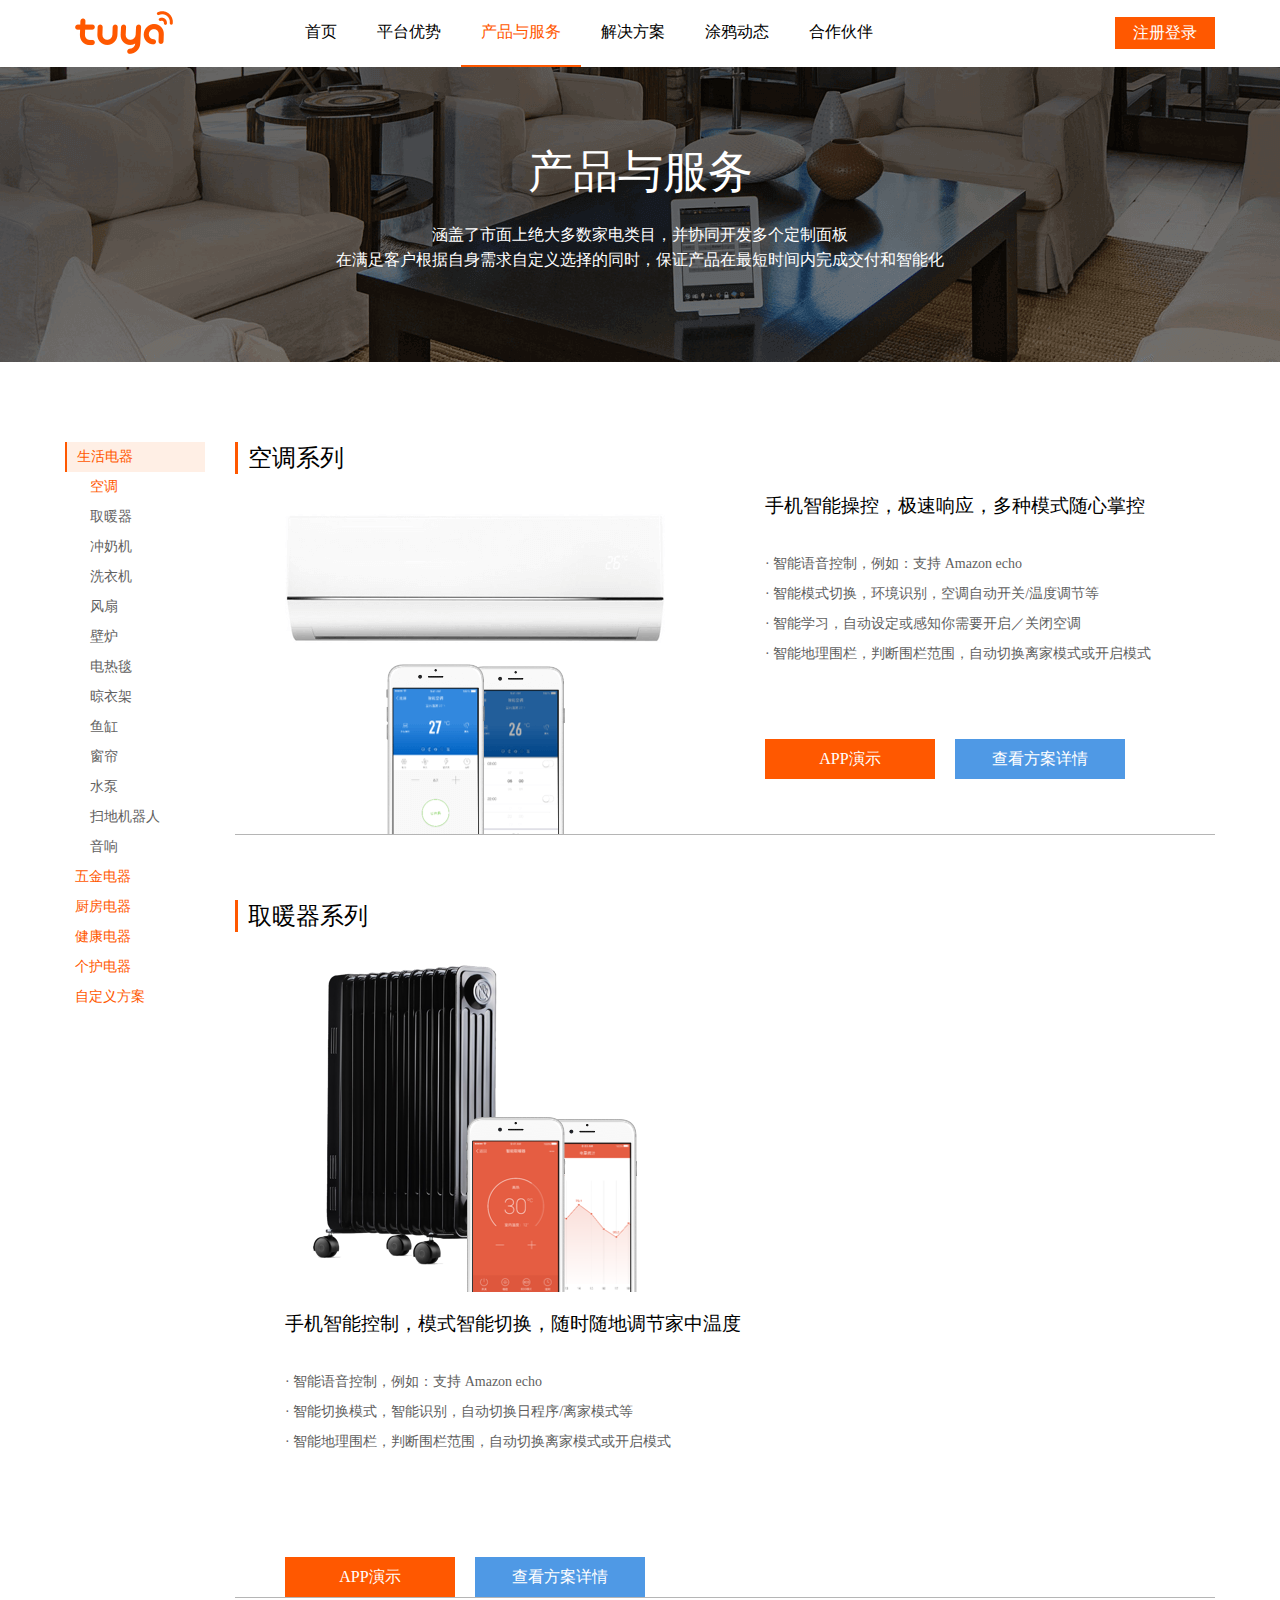
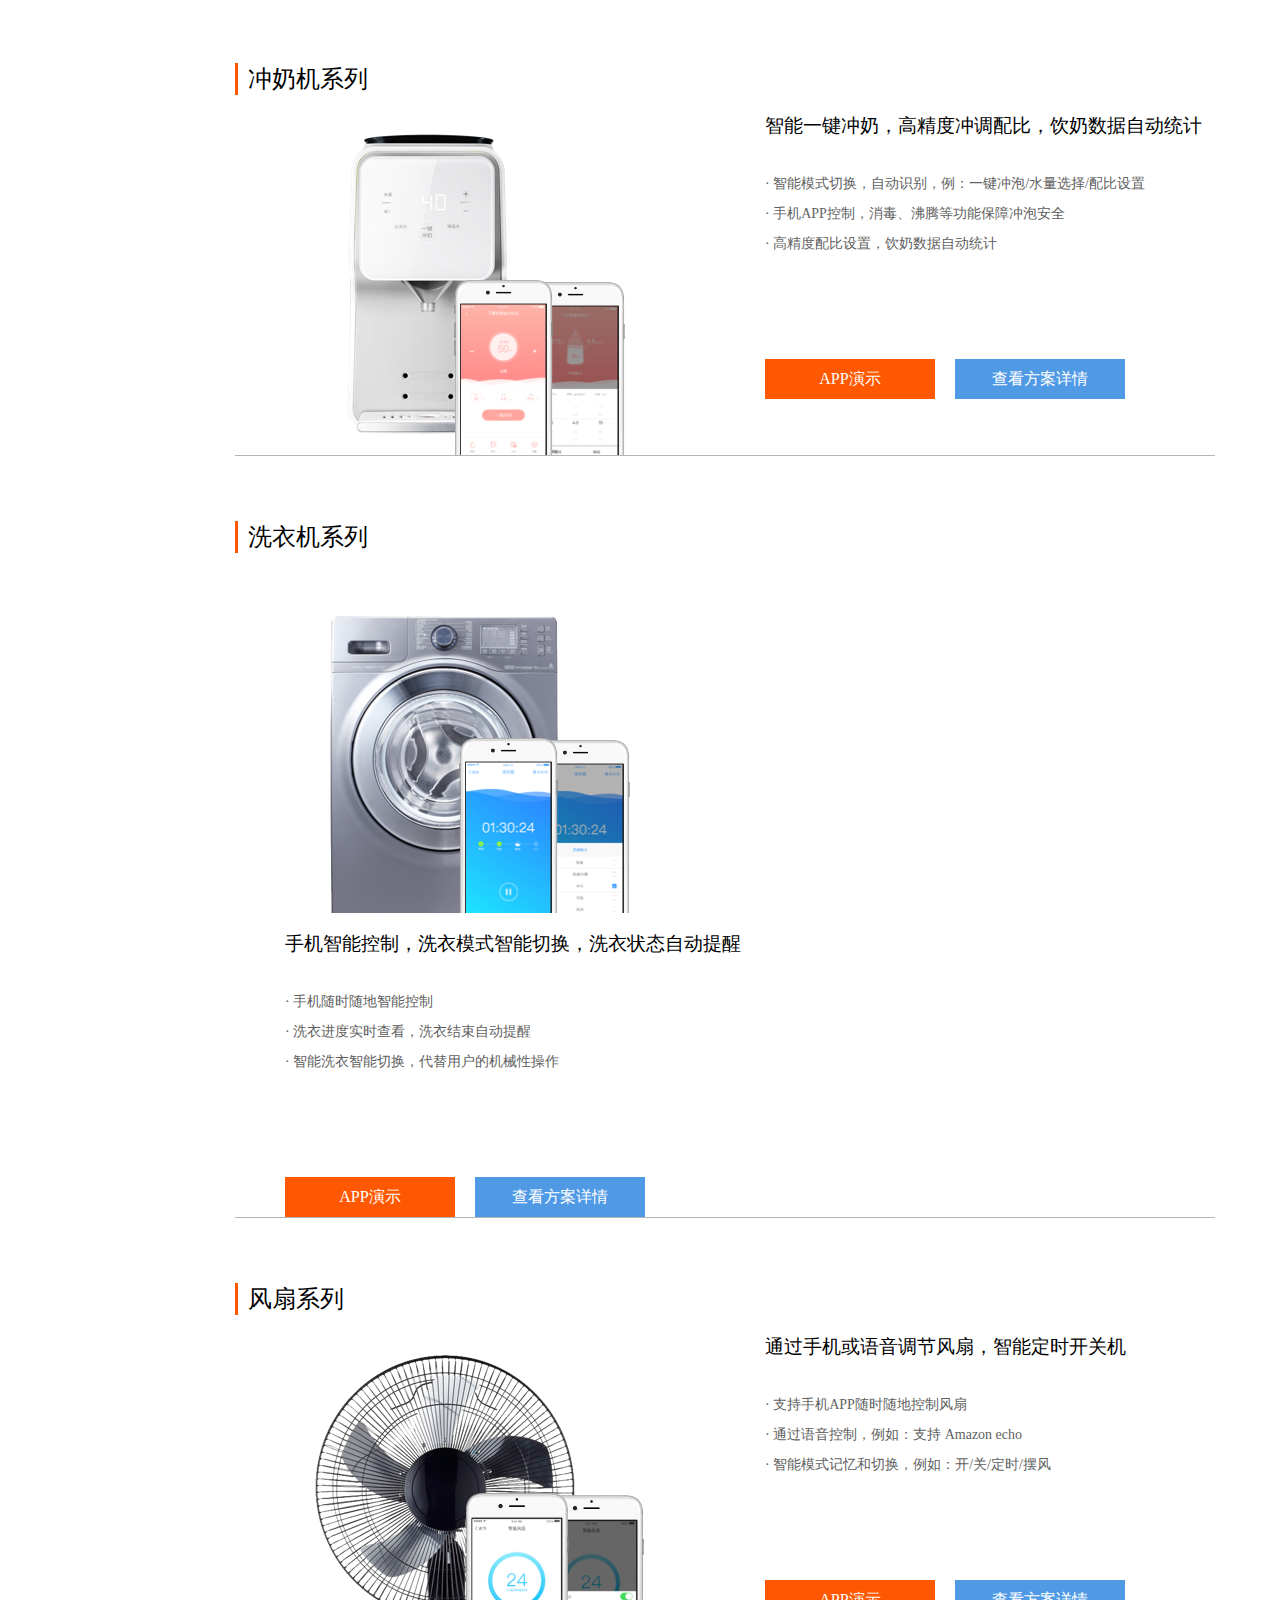
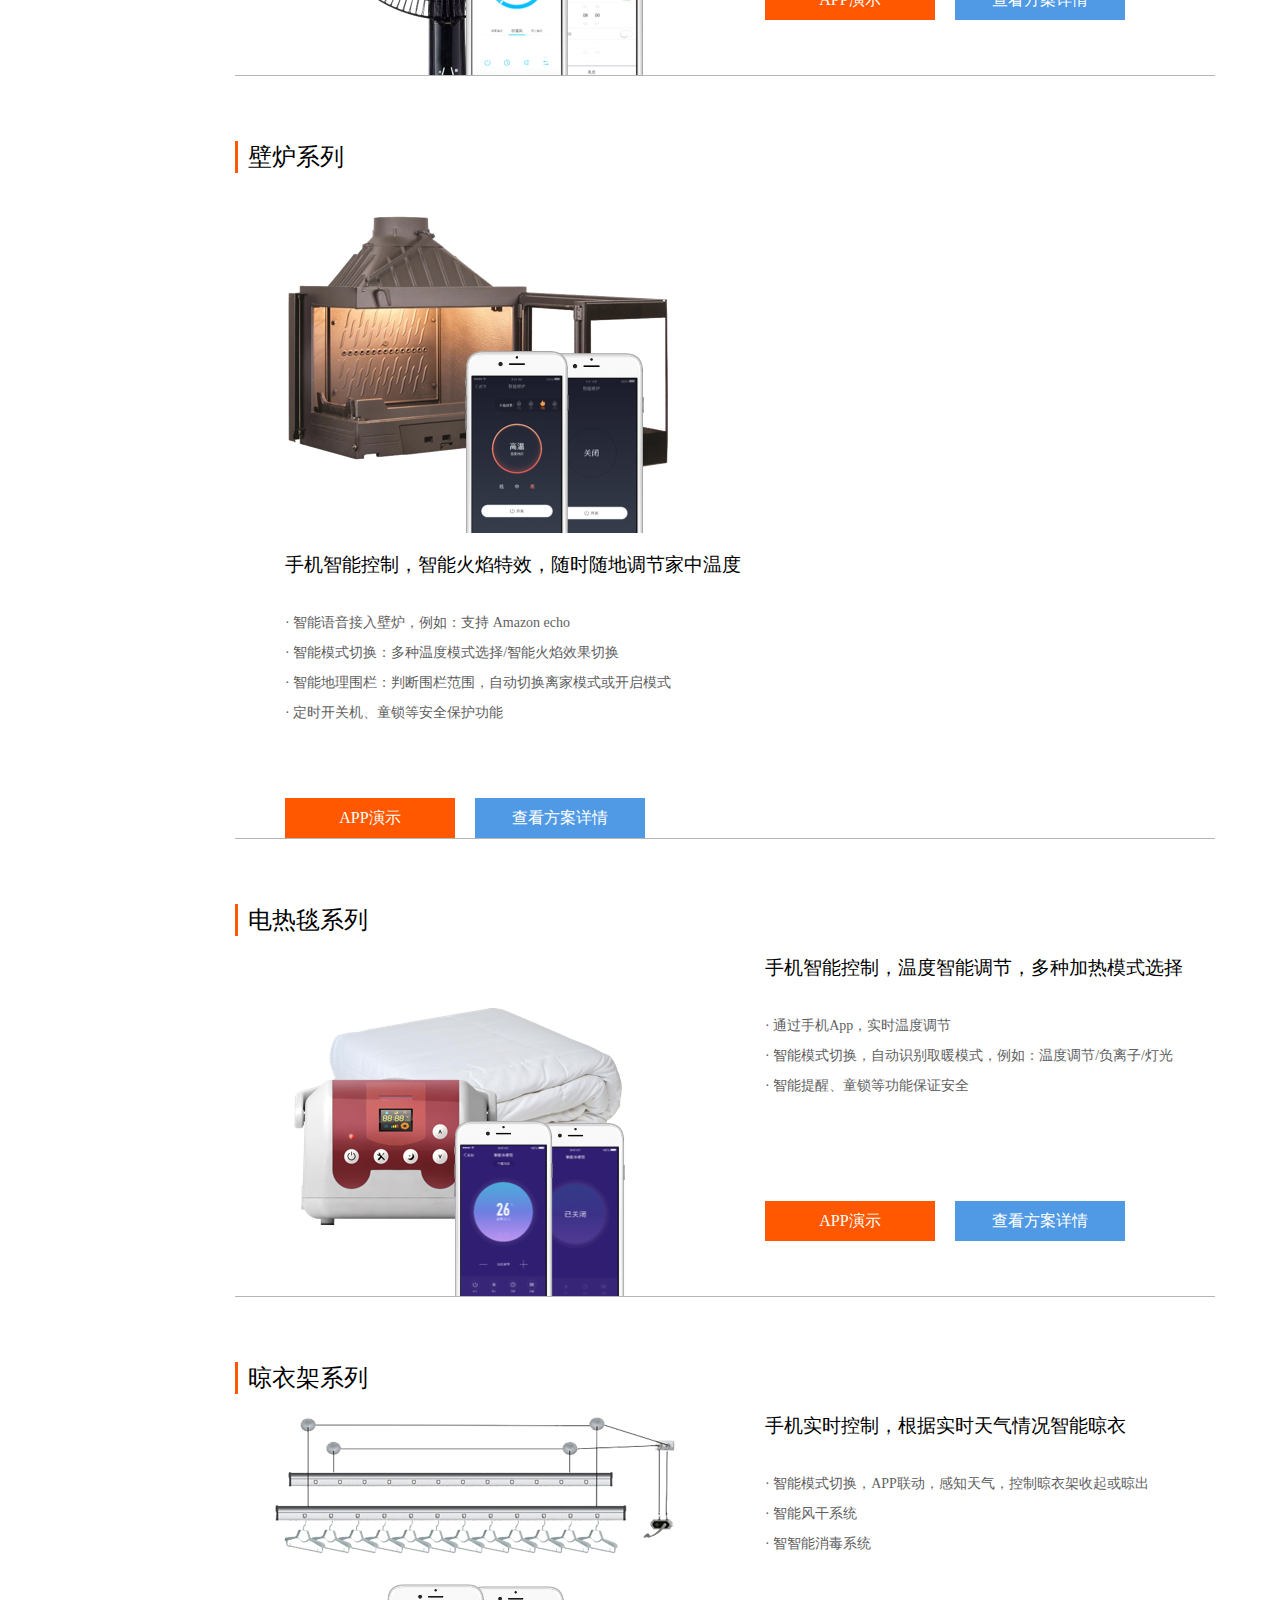
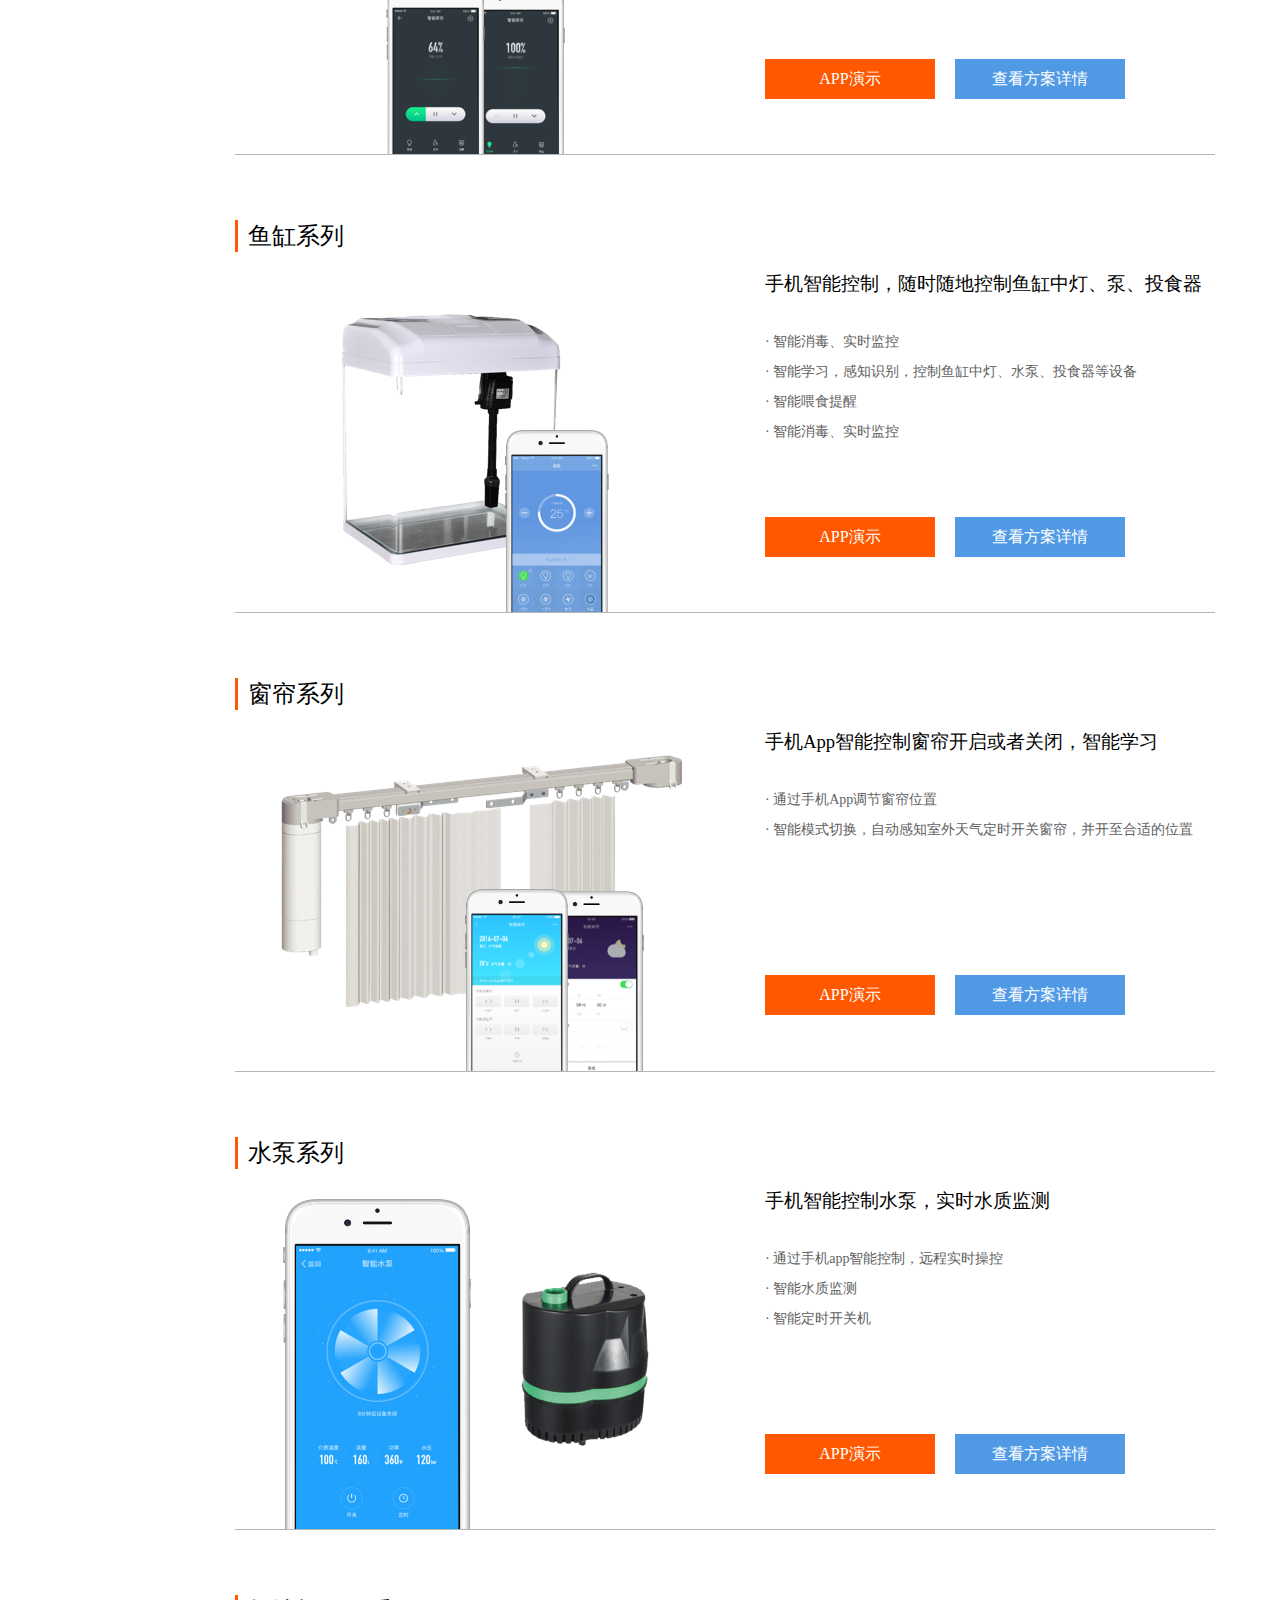
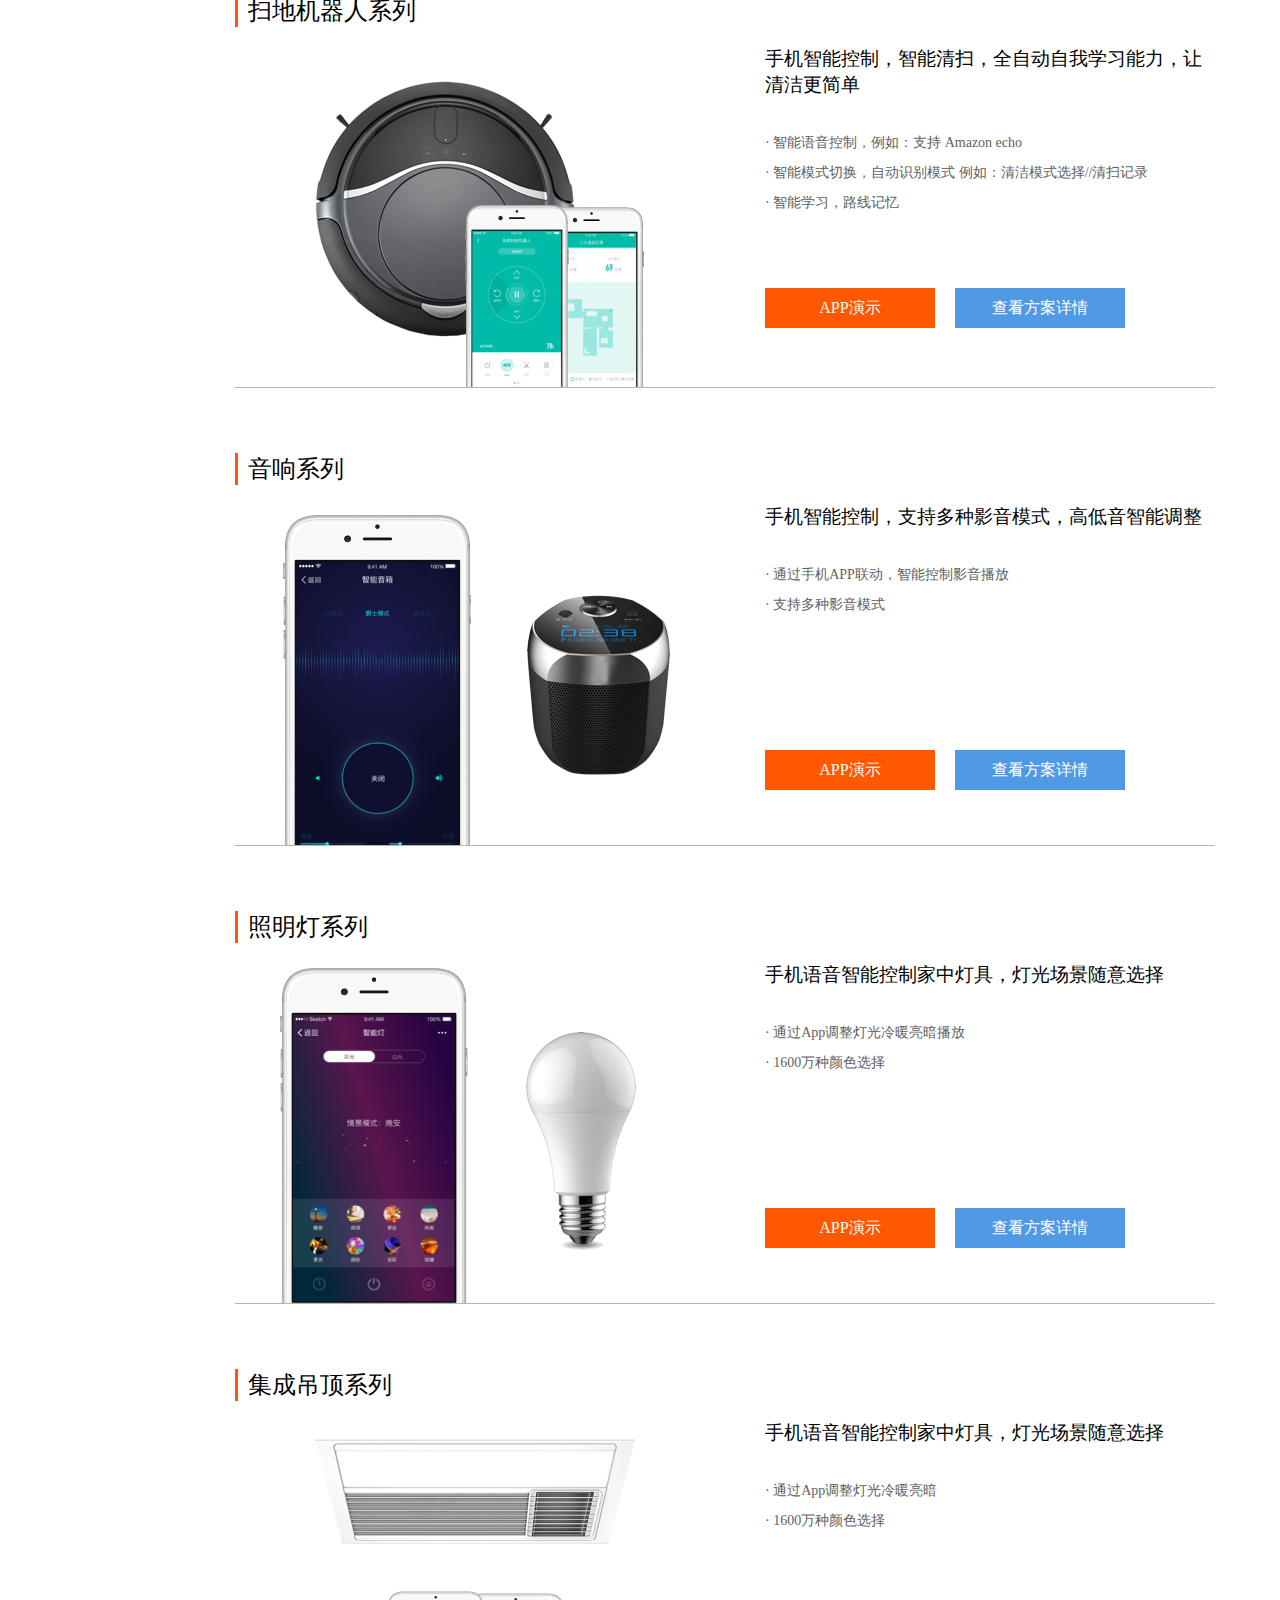
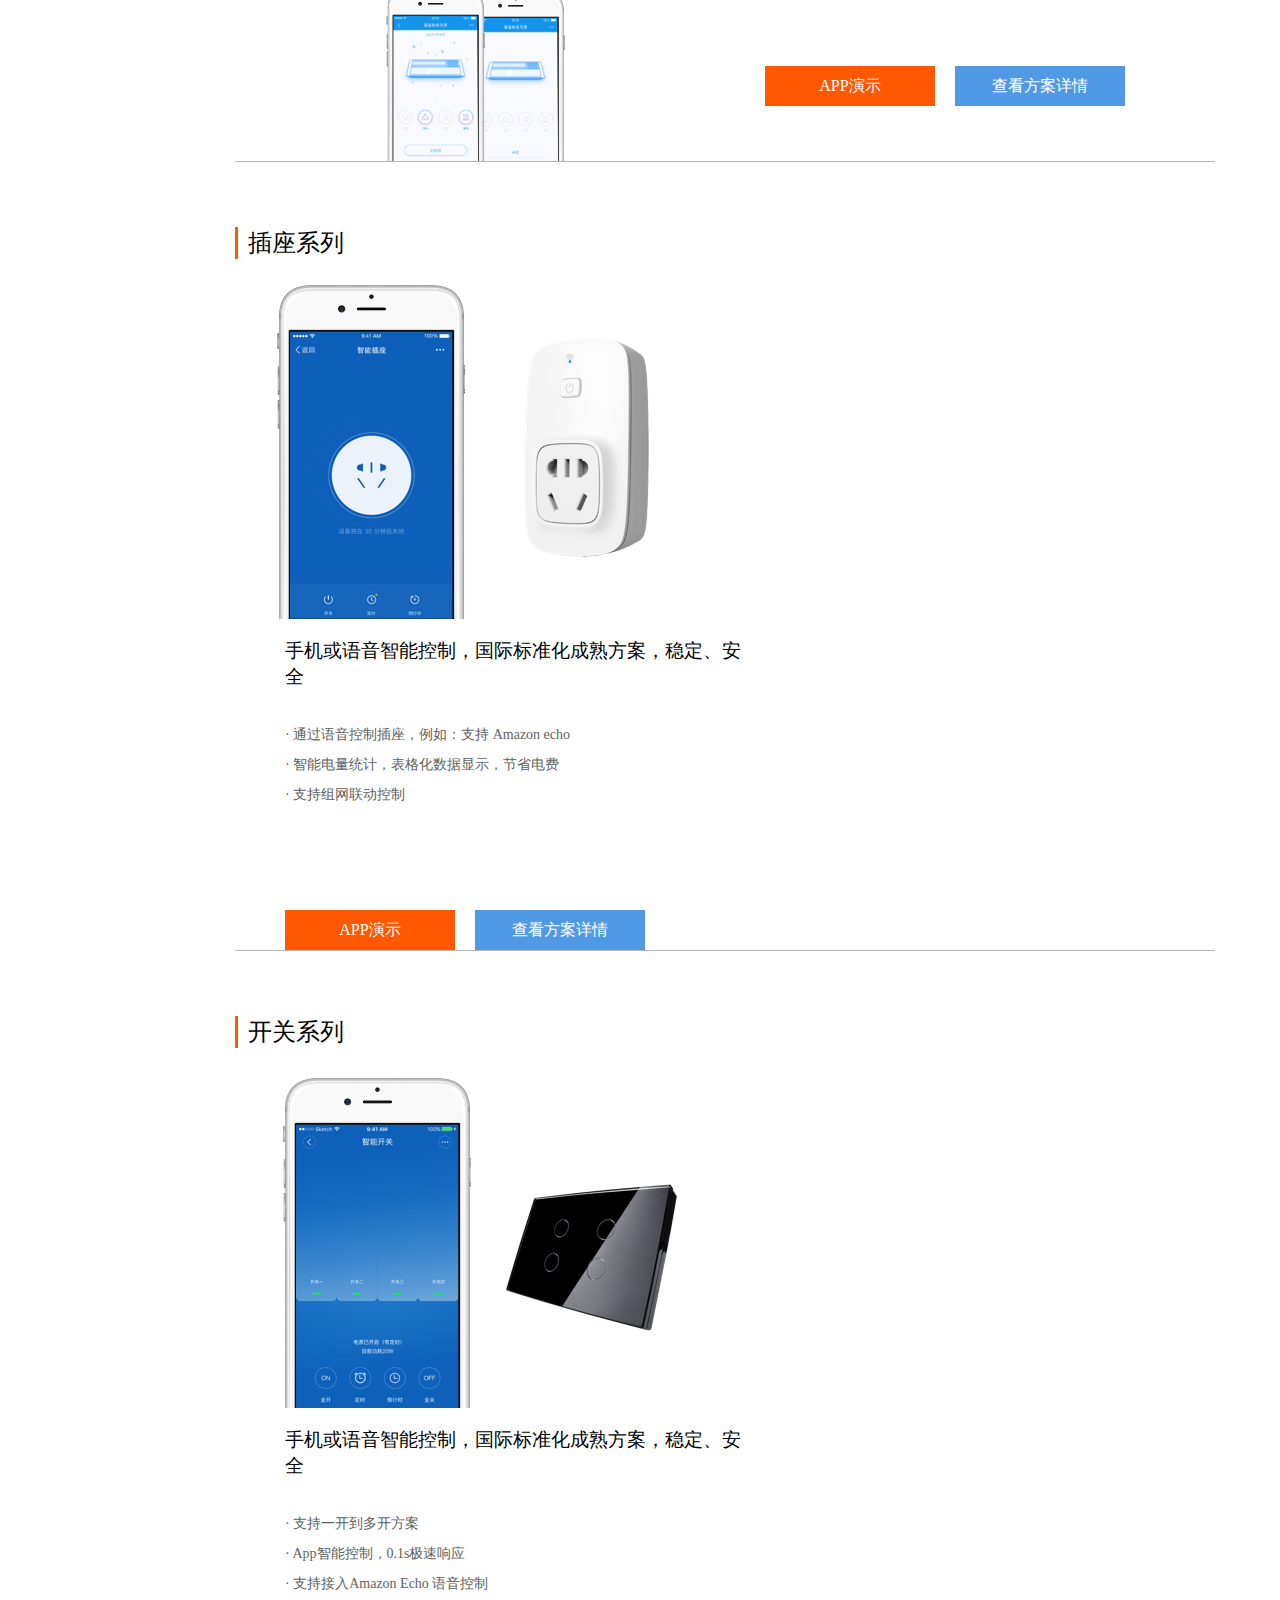
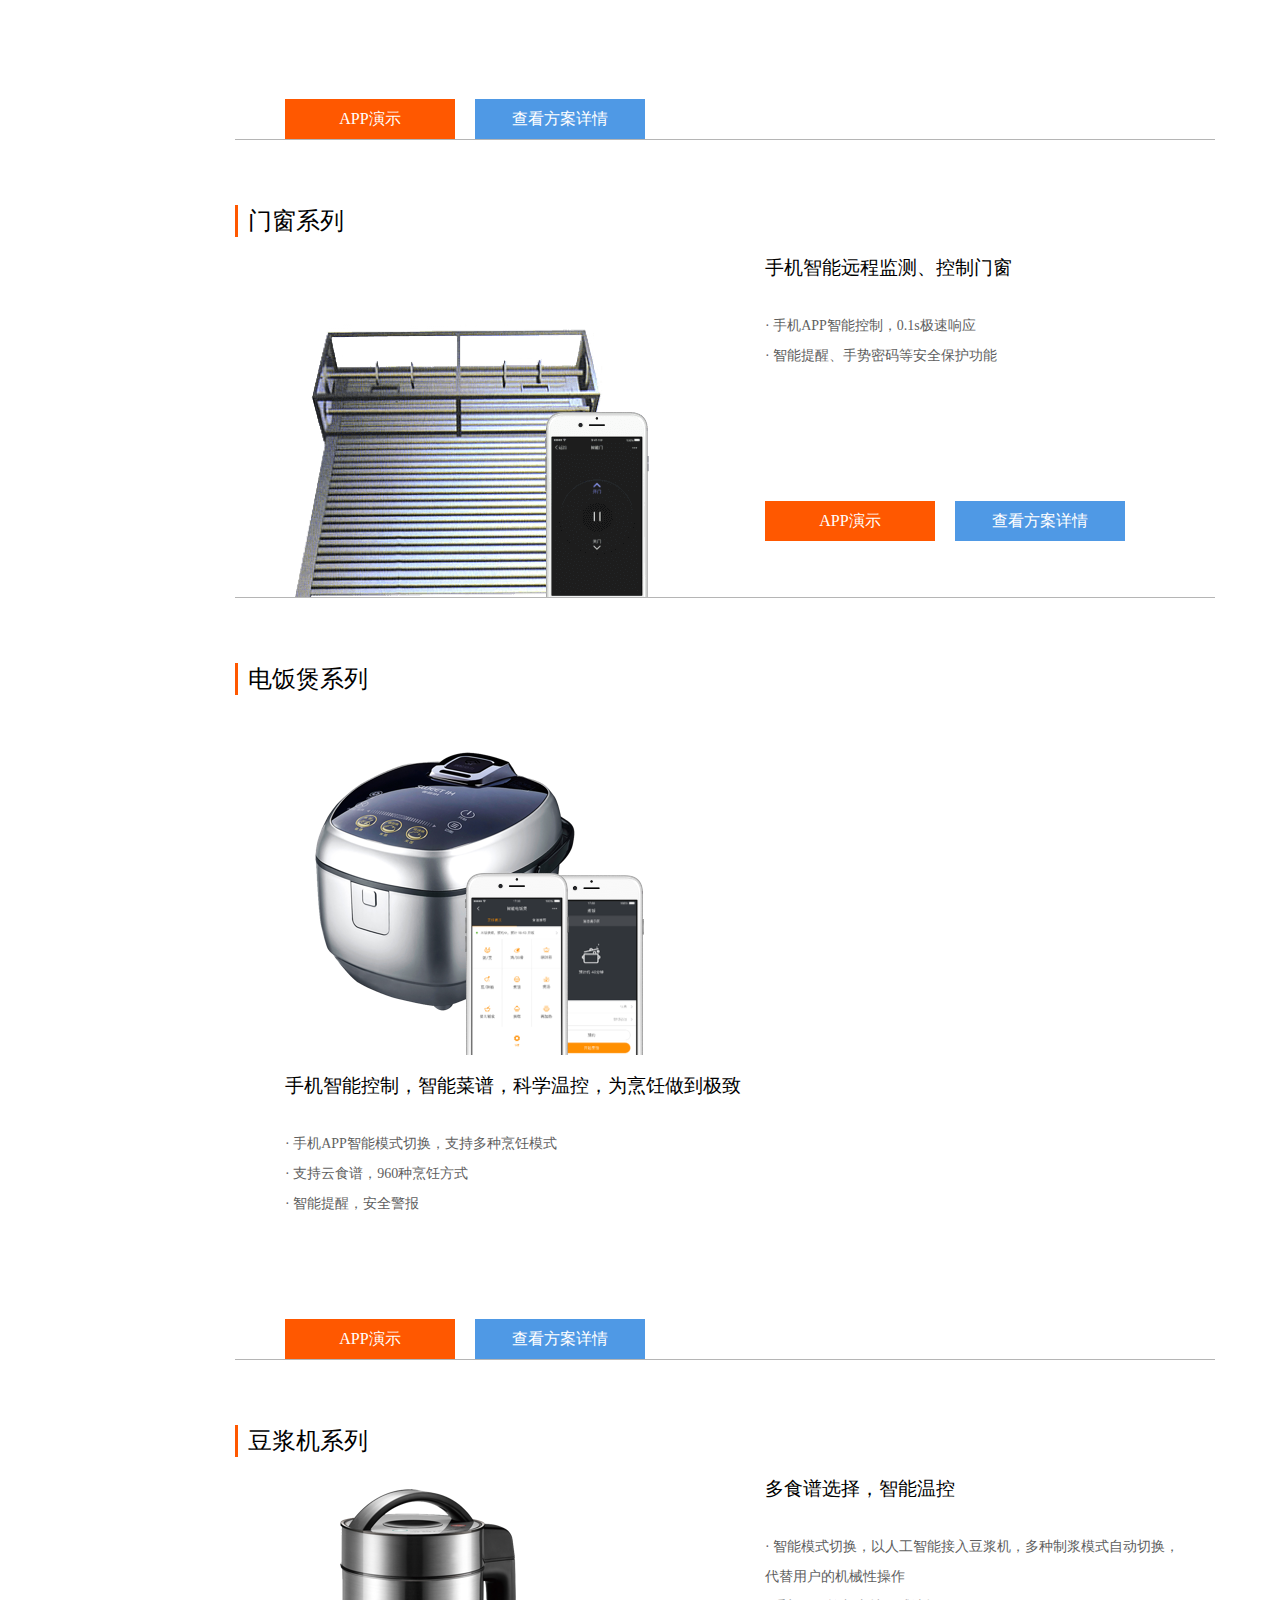
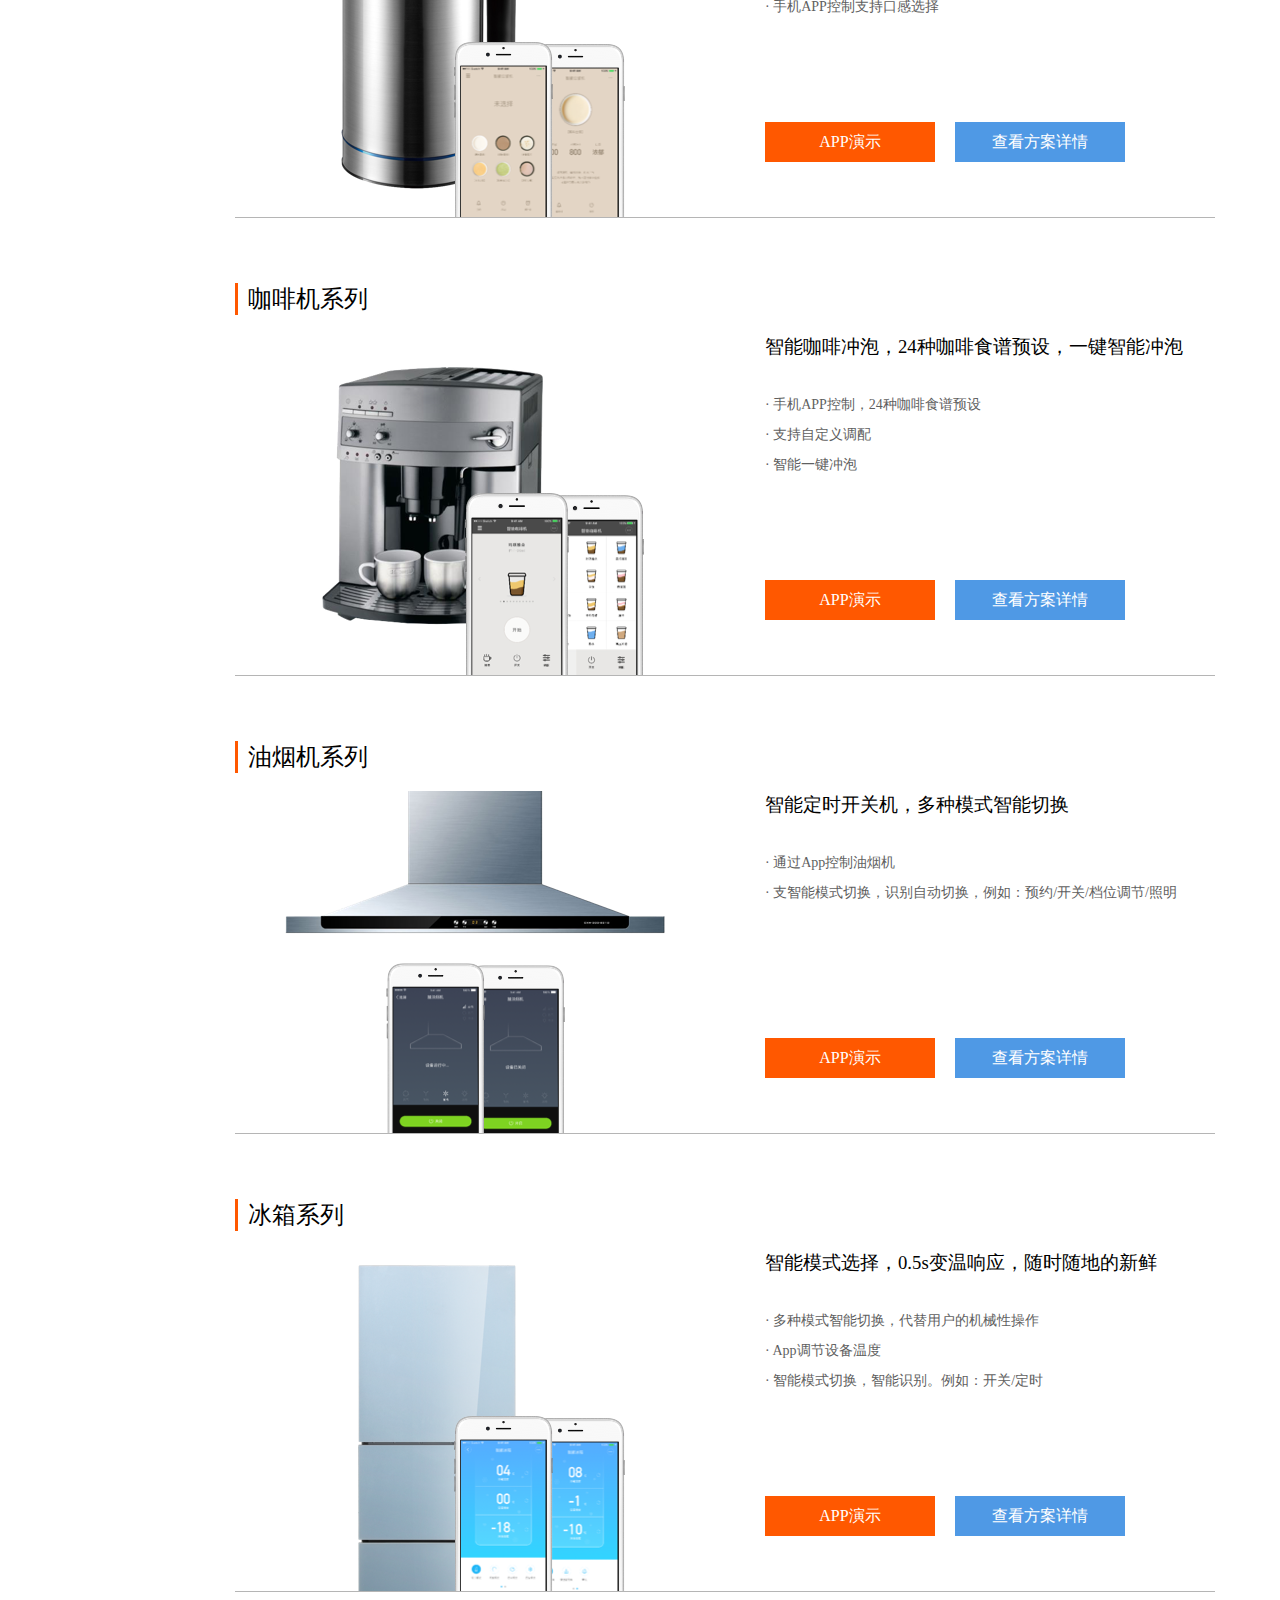
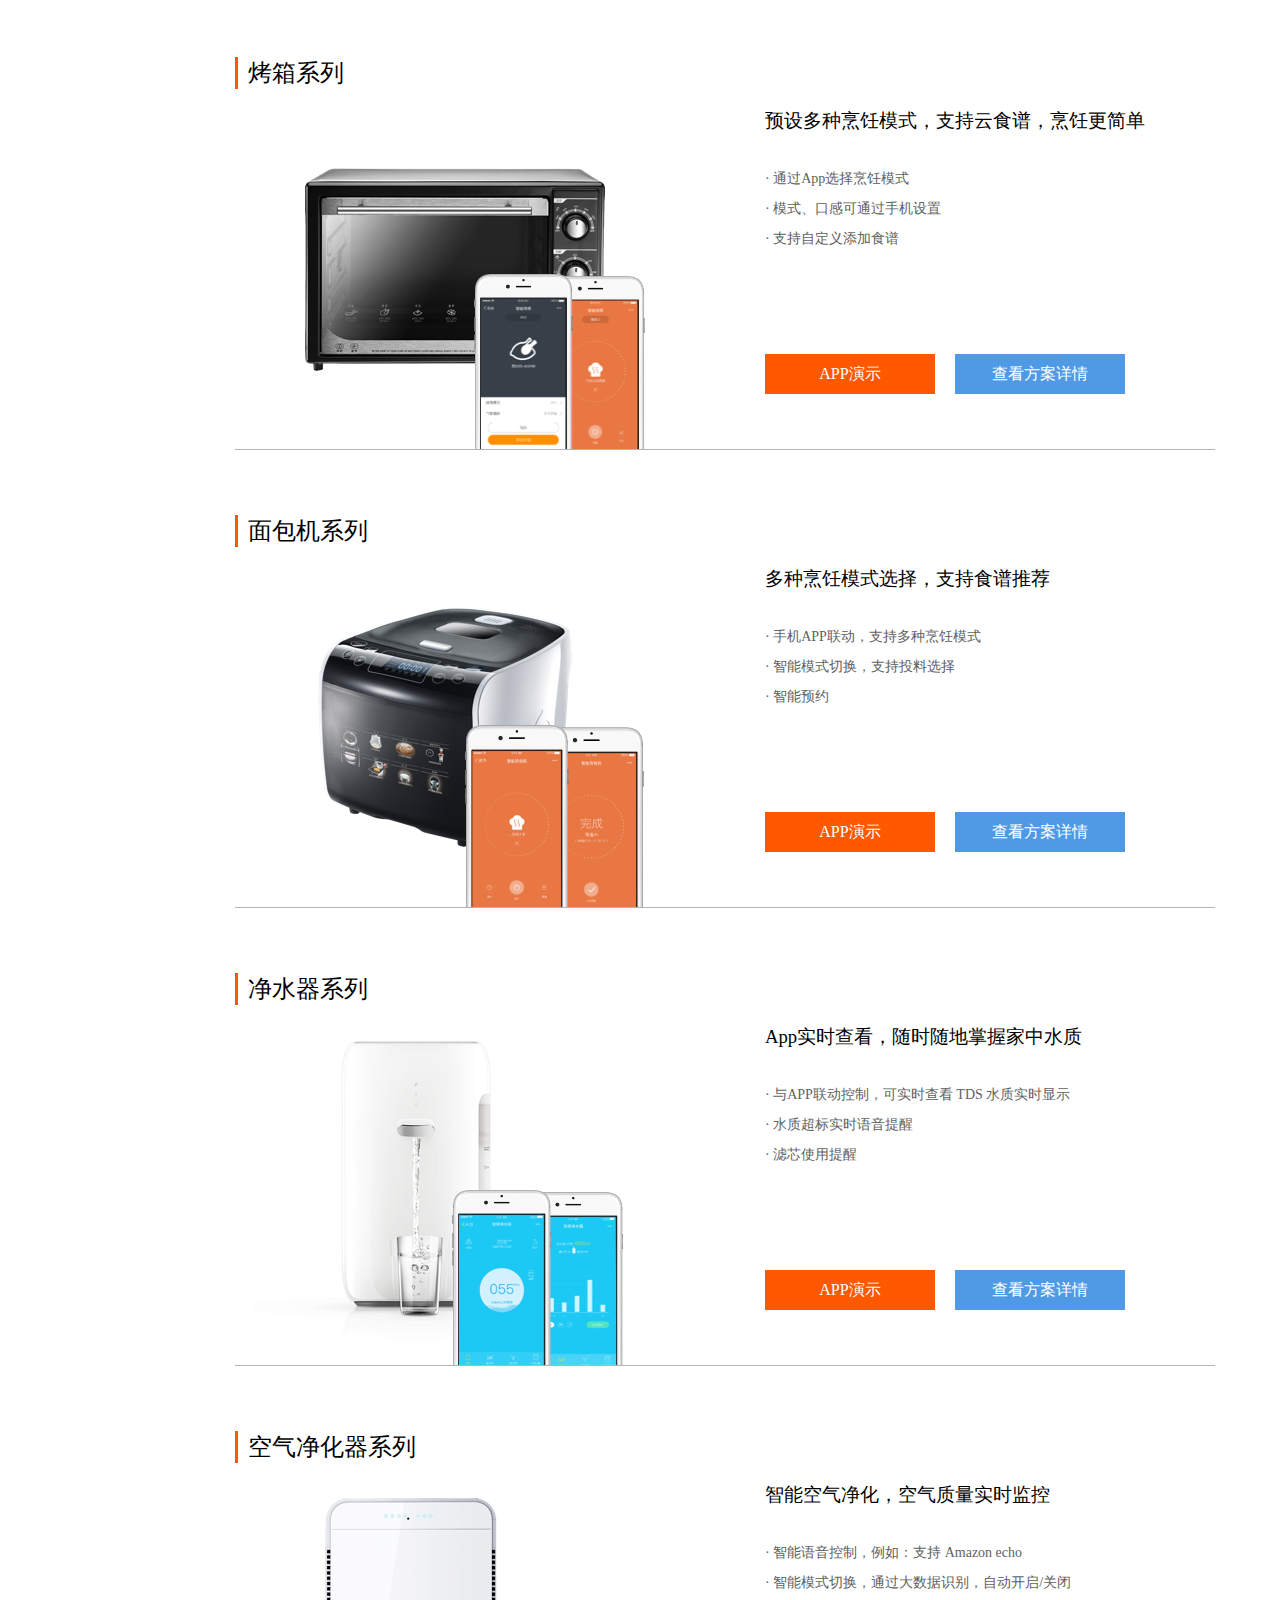
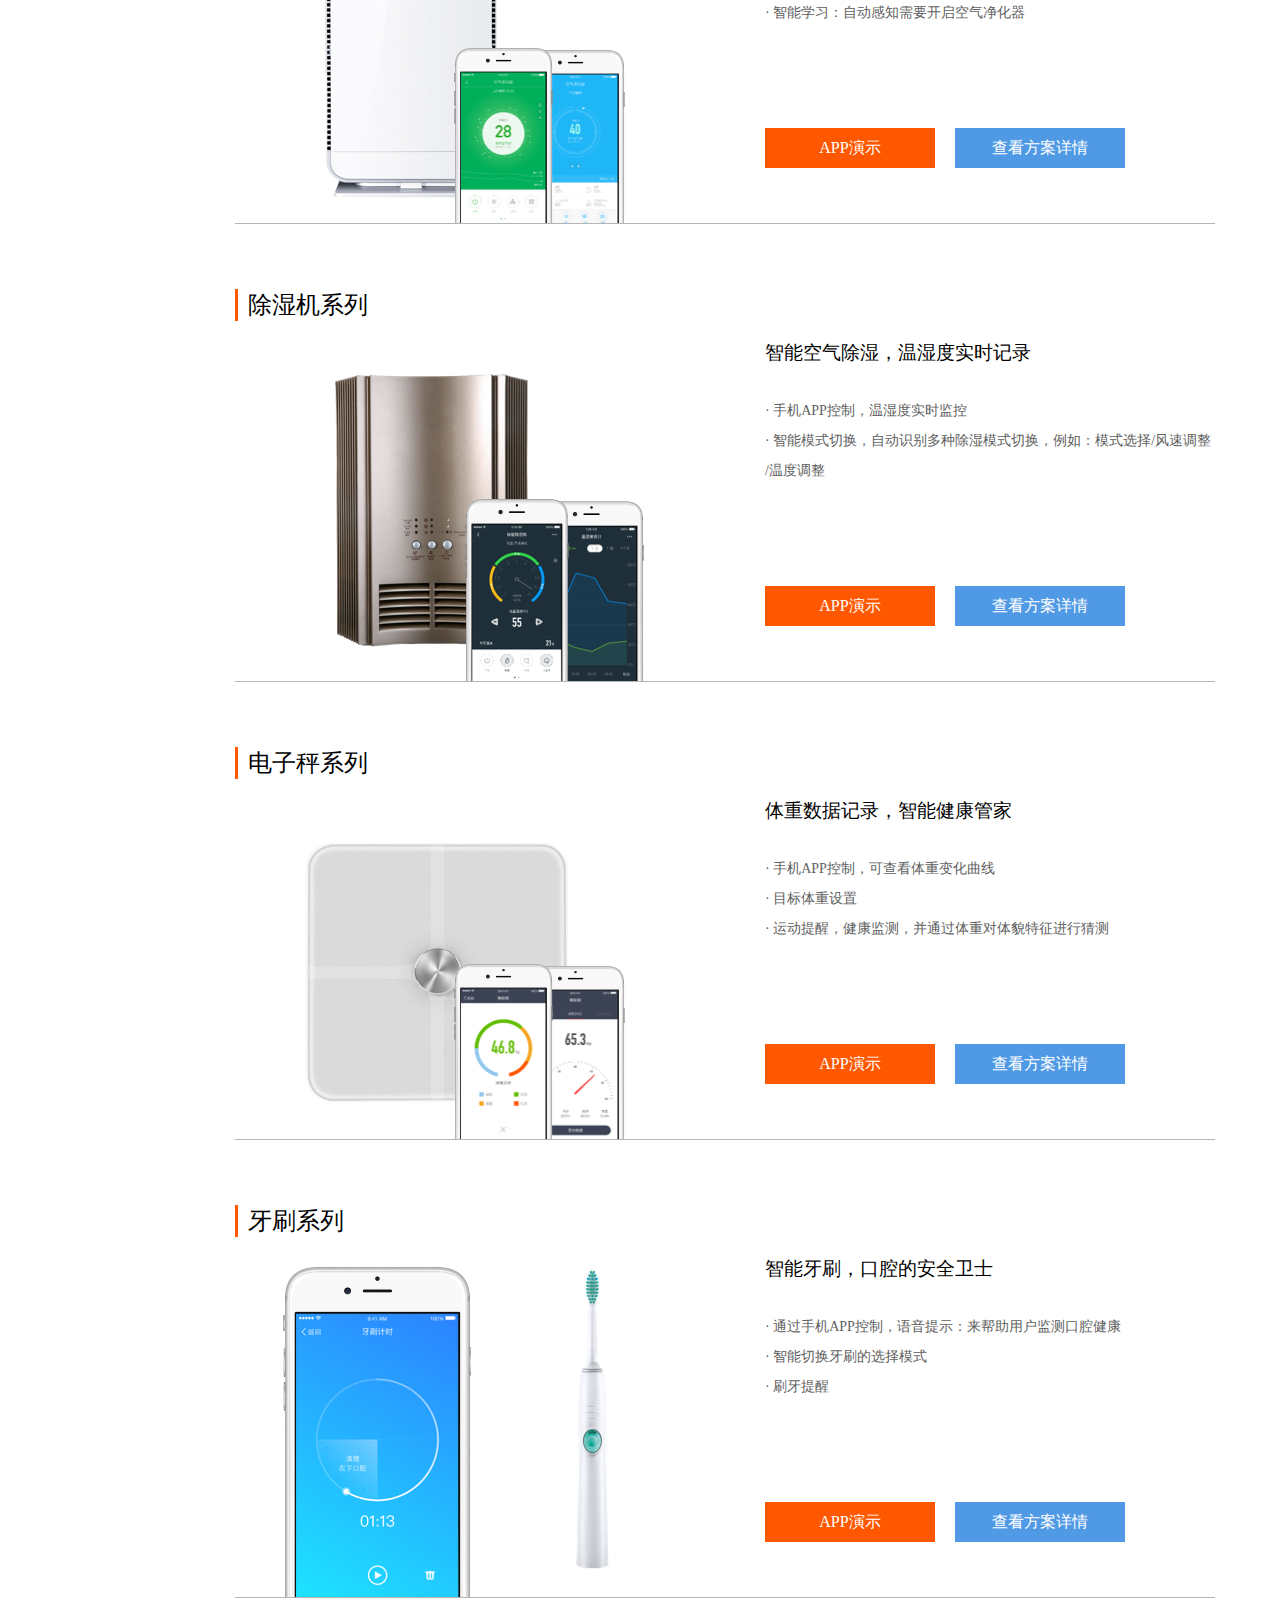
<file: product_service.html>
<!doctype html>
<html>
<head>
<meta charset="utf-8">
<title>涂鸦科技-全球化＆一站式智能硬件服务商</title>
<meta name="viewport" content="width=1500px, initial-scale=1.0, minimum-scale=1.0, maximum-scale=1.0, user-scalable=no" />  
<link rel="shortcut icon" type="images/x-icon" href="images/icon/1.ico">
<link rel="stylesheet" type="text/css" href="tuya_head.css">
<link rel="stylesheet" type="text/css" href="tuya_footer.css">
<link rel="stylesheet" type="text/css" href="product_service.css">
<script src="jquery.js"></script>
<script src="product_service.js"></script>
</head>

<body>
<div class="nav_bg">
<div class="nav">
	<div class="logo">
    	<a href="#"><img src="images/icon/tuya_logo@1x.png"></a>
    </div>
     <a href="#"><div class="sign_up">注册登录</div></a>
    <ul>
    	<li><a href="index.html">首页</a></li>
        <li><a href="Our_advantage.html">平台优势</a></li>
        <li style="border-bottom:2px solid #ff5800"><a href="#" style="color:#ff5800">产品与服务</a></li>
        <li><a href="solution.html">解决方案</a></li>
        <li><a href="trends.html">涂鸦动态</a></li>
        <li><a href="co_partner.html">合作伙伴</a></li>
        <div class="clearfix"></div>
    </ul>
   
    <div class="clearfix"></div> 
</div>
</div>

<!--banner-->
<div class="banner">
    	<h1>产品与服务</h1>
    	<p>涵盖了市面上绝大多数家电类目，并协同开发多个定制面板</p>
<p>在满足客户根据自身需求自定义选择的同时，保证产品在最短时间内完成交付和智能化</p>
</div>
<!--内容1-->
<div class="main">
    <div class="side_bar">
        <ul class="list1">
           		<li class="title bgcolor">生活电器</li>
                <li class="life current ">空调</li>
                <li class="life">取暖器</li>
                <li class="life">冲奶机</li>
                <li class="life">洗衣机</li>
                <li class="life">风扇</li>
                <li class="life">壁炉</li>
                <li class="life">电热毯</li>
                <li class="life">晾衣架</li>
                <li class="life">鱼缸</li>
                <li class="life">窗帘</li>
                <li class="life">水泵</li>
                <li class="life">扫地机器人</li>
                <li class="life">音响</li>
                <li class="in_list1">五金电器</li>
                <li class="hardware">照明灯</li>
                <li class="hardware">集成吊顶</li>
                <li class="hardware">插座</li>
                <li class="hardware">开关</li>
                <li class="hardware">门窗</li>
                <li class="in_list2">厨房电器</li>
                <li class="kitchen">电饭煲</li>
                <li class="kitchen">豆浆机</li>
                <li class="kitchen">咖啡机</li>
                <li class="kitchen">油烟机</li>
                <li class="kitchen">冰箱</li>
                <li class="kitchen">烤箱</li>
                <li class="kitchen">面包机</li>
                <li class="in_list3">健康电器</li>
                <li class="health">净水器</li>
                <li class="health">空气净化器</li>
                <li class="health">除湿机</li>                
                <li class="in_list4">个护电器</li>
                <li class="personal_care">电子秤</li>
                <li class="personal_care">牙刷</li>
                <li class="personal_care">水杯</li>                
                <li class="in_list5">自定义方案</li>
                <li class="custom">自定义</li>                   
        </ul>
    </div>
    <div class="content">
        <h2>空调系列</h2>
        <img src="images/product_service/1.png">
        <div class="in_box">
            <h3>手机智能操控，极速响应，多种模式随心掌控</h3>
            <ul class="introduce">
                <li>· 智能语音控制，例如：支持 Amazon echo</li>
                <li>· 智能模式切换，环境识别，空调自动开关/温度调节等</li>
                <li>· 智能学习，自动设定或感知你需要开启／关闭空调</li>
                <li>· 智能地理围栏，判断围栏范围，自动切换离家模式或开启模式</li>
            </ul>
            <div class="box">
                <a href="#"><div class="box1">APP演示</div></a>
                <a href="#"><div class="box2">查看方案详情</div></a>
                <div class="clearfix"></div>
            </div>
        </div>
        <div class="clearfix"></div>
	</div>
    <!--内容2-->
        <div class="content">
        <h2>取暖器系列</h2>
        <img src="images/product_service/2.png">
        <div class="in_box">
            <h3>手机智能控制，模式智能切换，随时随地调节家中温度</h3>
            <ul class="introduce">
                <li>· 智能语音控制，例如：支持 Amazon echo</li>
                <li>· 智能切换模式，智能识别，自动切换日程序/离家模式等</li>
                <li>· 智能地理围栏，判断围栏范围，自动切换离家模式或开启模式</li>
                <li>&nbsp;</li>
            </ul>
            <div class="box">
                <a href="#"><div class="box1">APP演示</div></a>
                <a href="#"><div class="box2">查看方案详情</div></a>
                <div class="clearfix"></div>
            </div>
        </div>
        <div class="clearfix"></div>
	</div>
     <!--内容3-->
        <div class="content">
        <h2>冲奶机系列</h2>
        <img src="images/product_service/3.png">
        <div class="in_box">
            <h3>智能一键冲奶，高精度冲调配比，饮奶数据自动统计</h3>
            <ul class="introduce">
                <li>· 智能模式切换，自动识别，例：一键冲泡/水量选择/配比设置</li>
                <li>· 手机APP控制，消毒、沸腾等功能保障冲泡安全</li>
                <li>· 高精度配比设置，饮奶数据自动统计</li>
                <li>&nbsp;</li>
            </ul>
            <div class="box">
                <a href="#"><div class="box1">APP演示</div></a>
                <a href="#"><div class="box2">查看方案详情</div></a>
                <div class="clearfix"></div>
            </div>
        </div>
        <div class="clearfix"></div>
	</div>
     <!--内容4-->
        <div class="content">
        <h2>洗衣机系列</h2>
        <img src="images/product_service/4.png">
        <div class="in_box">
            <h3>手机智能控制，洗衣模式智能切换，洗衣状态自动提醒</h3>
            <ul class="introduce">
                <li>· 手机随时随地智能控制</li>
                <li>· 洗衣进度实时查看，洗衣结束自动提醒</li>
                <li>· 智能洗衣智能切换，代替用户的机械性操作</li>
                <li>&nbsp;</li>
            </ul>
            <div class="box">
                <a href="#"><div class="box1">APP演示</div></a>
                <a href="#"><div class="box2">查看方案详情</div></a>
                <div class="clearfix"></div>
            </div>
        </div>
        <div class="clearfix"></div>
	</div>
     <!--内容5-->
        <div class="content">
        <h2>风扇系列</h2>
        <img src="images/product_service/5.png">
        <div class="in_box">
            <h3>通过手机或语音调节风扇，智能定时开关机</h3>
            <ul class="introduce">
                <li>· 支持手机APP随时随地控制风扇</li>
                <li>· 通过语音控制，例如：支持 Amazon echo</li>
                <li>· 智能模式记忆和切换，例如：开/关/定时/摆风</li>
                <li>&nbsp;</li>
            </ul>
            <div class="box">
                <a href="#"><div class="box1">APP演示</div></a>
                <a href="#"><div class="box2">查看方案详情</div></a>
                <div class="clearfix"></div>
            </div>
        </div>
        <div class="clearfix"></div>
	</div>
     <!--内容6-->
        <div class="content">
        <h2>壁炉系列</h2>
        <img src="images/product_service/6.png">
        <div class="in_box">
            <h3>手机智能控制，智能火焰特效，随时随地调节家中温度</h3>
            <ul class="introduce">
                <li>· 智能语音接入壁炉，例如：支持 Amazon echo</li>
                <li>· 智能模式切换：多种温度模式选择/智能火焰效果切换</li>
                <li>· 智能地理围栏：判断围栏范围，自动切换离家模式或开启模式</li>
                <li>· 定时开关机、童锁等安全保护功能</li>
            </ul>
            <div class="box">
                <a href="#"><div class="box1">APP演示</div></a>
                <a href="#"><div class="box2">查看方案详情</div></a>
                <div class="clearfix"></div>
            </div>
        </div>
        <div class="clearfix"></div>
	</div>
     <!--内容7-->
        <div class="content">
        <h2>电热毯系列</h2>
        <img src="images/product_service/7.png">
        <div class="in_box">
            <h3>手机智能控制，温度智能调节，多种加热模式选择</h3>
            <ul class="introduce">
                <li>· 通过手机App，实时温度调节</li>
                <li>· 智能模式切换，自动识别取暖模式，例如：温度调节/负离子/灯光</li>
                <li>· 智能提醒、童锁等功能保证安全</li>
                <li>&nbsp;</li>
            </ul>
            <div class="box">
                <a href="#"><div class="box1">APP演示</div></a>
                <a href="#"><div class="box2">查看方案详情</div></a>
                <div class="clearfix"></div>
            </div>
        </div>
        <div class="clearfix"></div>
	</div>
     <!--内容8-->
        <div class="content">
        <h2>晾衣架系列</h2>
        <img src="images/product_service/8.png">
        <div class="in_box">
            <h3>手机实时控制，根据实时天气情况智能晾衣</h3>
            <ul class="introduce">
                <li>· 智能模式切换，APP联动，感知天气，控制晾衣架收起或晾出</li>
                <li>· 智能风干系统</li>
                <li>· 智智能消毒系统</li>
                <li>&nbsp;</li>
            </ul>
            <div class="box">
                <a href="#"><div class="box1">APP演示</div></a>
                <a href="#"><div class="box2">查看方案详情</div></a>
                <div class="clearfix"></div>
            </div>
        </div>
        <div class="clearfix"></div>
	</div>
     <!--内容9-->
        <div class="content">
        <h2>鱼缸系列</h2>
        <img src="images/product_service/9.png">
        <div class="in_box">
            <h3>手机智能控制，随时随地控制鱼缸中灯、泵、投食器</h3>
            <ul class="introduce">
                <li>· 智能消毒、实时监控</li>
                <li>· 智能学习，感知识别，控制鱼缸中灯、水泵、投食器等设备</li>
                <li>· 智能喂食提醒</li>
                <li>· 智能消毒、实时监控</li>
            </ul>
            <div class="box">
                <a href="#"><div class="box1">APP演示</div></a>
                <a href="#"><div class="box2">查看方案详情</div></a>
                <div class="clearfix"></div>
            </div>
        </div>
        <div class="clearfix"></div>
	</div>
     <!--内容10-->
        <div class="content">
        <h2>窗帘系列</h2>
        <img src="images/product_service/10.png">
        <div class="in_box">
            <h3>手机App智能控制窗帘开启或者关闭，智能学习</h3>
            <ul class="introduce">
                <li>· 通过手机App调节窗帘位置</li>
                <li>· 智能模式切换，自动感知室外天气定时开关窗帘，并开至合适的位置</li>
                <li>&nbsp;</li>
                <li>&nbsp;</li>
            </ul>
            <div class="box">
                <a href="#"><div class="box1">APP演示</div></a>
                <a href="#"><div class="box2">查看方案详情</div></a>
                <div class="clearfix"></div>
            </div>
        </div>
        <div class="clearfix"></div>
	</div>
     <!--内11-->
        <div class="content">
        <h2>水泵系列</h2>
        <img src="images/product_service/11.png">
        <div class="in_box">
            <h3>手机智能控制水泵，实时水质监测</h3>
            <ul class="introduce">
                <li>· 通过手机app智能控制，远程实时操控</li>
                <li>· 智能水质监测</li>
                <li>· 智能定时开关机</li>
                <li>&nbsp;</li>
            </ul>
            <div class="box">
                <a href="#"><div class="box1">APP演示</div></a>
                <a href="#"><div class="box2">查看方案详情</div></a>
                <div class="clearfix"></div>
            </div>
        </div>
        <div class="clearfix"></div>
	</div>
     <!--内容12-->
        <div class="content">
        <h2>扫地机器人系列</h2>
        <img src="images/product_service/12.png">
        <div class="in_box">
            <h3>手机智能控制，智能清扫，全自动自我学习能力，让<br>清洁更简单</h3>
            <ul class="introduce">
                <li>· 智能语音控制，例如：支持 Amazon echo</li>
                <li>· 智能模式切换，自动识别模式 例如：清洁模式选择//清扫记录</li>
                <li>· 智能学习，路线记忆</li>
            </ul>
            <div class="box">
                <a href="#"><div class="box1">APP演示</div></a>
                <a href="#"><div class="box2">查看方案详情</div></a>
                <div class="clearfix"></div>
            </div>
        </div>
        <div class="clearfix"></div>
	</div>
     <!--内容13-->
        <div class="content">
        <h2>音响系列</h2>
        <img src="images/product_service/13.png">
        <div class="in_box">
            <h3>手机智能控制，支持多种影音模式，高低音智能调整</h3>
            <ul class="introduce">
                <li>· 通过手机APP联动，智能控制影音播放</li>
                <li>· 支持多种影音模式</li>
                <li>&nbsp;</li>
                <li>&nbsp;</li>
            </ul>
            <div class="box">
                <a href="#"><div class="box1">APP演示</div></a>
                <a href="#"><div class="box2">查看方案详情</div></a>
                <div class="clearfix"></div>
            </div>
        </div>
        <div class="clearfix"></div>
	</div>
      <!--内容14-->
        <div class="content">
        <h2>照明灯系列</h2>
        <img src="images/product_service/14.png">
        <div class="in_box">
            <h3>手机语音智能控制家中灯具，灯光场景随意选择</h3>
            <ul class="introduce">
                <li>· 通过App调整灯光冷暖亮暗播放</li>
                <li>· 1600万种颜色选择</li>
                <li>&nbsp;</li>
                <li>&nbsp;</li>
            </ul>
            <div class="box">
                <a href="#"><div class="box1">APP演示</div></a>
                <a href="#"><div class="box2">查看方案详情</div></a>
                <div class="clearfix"></div>
            </div>
        </div>
        <div class="clearfix"></div>
	</div>
     <!--内容15-->
        <div class="content">
        <h2>集成吊顶系列</h2>
        <img src="images/product_service/15.png">
        <div class="in_box">
            <h3>手机语音智能控制家中灯具，灯光场景随意选择</h3>
            <ul class="introduce">
                <li>· 通过App调整灯光冷暖亮暗</li>
                <li>· 1600万种颜色选择</li>
                <li>&nbsp;</li>
                <li>&nbsp;</li>
            </ul>
            <div class="box">
                <a href="#"><div class="box1">APP演示</div></a>
                <a href="#"><div class="box2">查看方案详情</div></a>
                <div class="clearfix"></div>
            </div>
        </div>
        <div class="clearfix"></div>
	</div>
     <!--内容16-->
        <div class="content">
        <h2>插座系列</h2>
        <img src="images/product_service/16.png">
        <div class="in_box">
            <h3>手机或语音智能控制，国际标准化成熟方案，稳定、安<br>全</h3>
            <ul class="introduce">
                <li>· 通过语音控制插座，例如：支持 Amazon echo</li>
                <li>· 智能电量统计，表格化数据显示，节省电费</li>
                <li>· 支持组网联动控制</li>
                <li>&nbsp;</li>
            </ul>
            <div class="box">
                <a href="#"><div class="box1">APP演示</div></a>
                <a href="#"><div class="box2">查看方案详情</div></a>
                <div class="clearfix"></div>
            </div>
        </div>
        <div class="clearfix"></div>
	</div>
      <!--内容17-->
        <div class="content">
        <h2>开关系列</h2>
        <img src="images/product_service/17.png">
        <div class="in_box">
            <h3>手机或语音智能控制，国际标准化成熟方案，稳定、安<br>全</h3>
            <ul class="introduce">
                <li>· 支持一开到多开方案</li>
                <li>· App智能控制，0.1s极速响应</li>
                <li>· 支持接入Amazon Echo 语音控制</li>
                <li>&nbsp;</li>
            </ul>
            <div class="box">
                <a href="#"><div class="box1">APP演示</div></a>
                <a href="#"><div class="box2">查看方案详情</div></a>
                <div class="clearfix"></div>
            </div>
        </div>
        <div class="clearfix"></div>
	</div>
     <!--内容18-->
        <div class="content">
        <h2>门窗系列</h2>
        <img src="images/product_service/18.png">
        <div class="in_box">
            <h3>手机智能远程监测、控制门窗</h3>
            <ul class="introduce">
                <li>· 手机APP智能控制，0.1s极速响应</li>
                <li>· 智能提醒、手势密码等安全保护功能</li>
                <li>&nbsp;</li>
                <li>&nbsp;</li>
            </ul>
            <div class="box">
                <a href="#"><div class="box1">APP演示</div></a>
                <a href="#"><div class="box2">查看方案详情</div></a>
                <div class="clearfix"></div>
            </div>
        </div>
        <div class="clearfix"></div>
	</div>
     <!--内容19-->
        <div class="content">
        <h2>电饭煲系列</h2>
        <img src="images/product_service/19.png">
        <div class="in_box">
            <h3>手机智能控制，智能菜谱，科学温控，为烹饪做到极致</h3>
            <ul class="introduce">
                <li>· 手机APP智能模式切换，支持多种烹饪模式</li>
                <li>· 支持云食谱，960种烹饪方式</li>
                <li>· 智能提醒，安全警报</li>
                <li>&nbsp;</li>
            </ul>
            <div class="box">
                <a href="#"><div class="box1">APP演示</div></a>
                <a href="#"><div class="box2">查看方案详情</div></a>
                <div class="clearfix"></div>
            </div>
        </div>
        <div class="clearfix"></div>
	</div>
    <!--内容20-->
        <div class="content">
        <h2>豆浆机系列</h2>
        <img src="images/product_service/20.png">
        <div class="in_box">
            <h3>多食谱选择，智能温控</h3>
            <ul class="introduce">
                <li>· 智能模式切换，以人工智能接入豆浆机，多种制浆模式自动切换，</li>
                <li>代替用户的机械性操作</li>
                <li>· 手机APP控制支持口感选择</li>
                <li>&nbsp;</li>
            </ul>
            <div class="box">
                <a href="#"><div class="box1">APP演示</div></a>
                <a href="#"><div class="box2">查看方案详情</div></a>
                <div class="clearfix"></div>
            </div>
        </div>
        <div class="clearfix"></div>
	</div> 
    <!--内容21-->
        <div class="content">
        <h2>咖啡机系列</h2>
        <img src="images/product_service/21.png">
        <div class="in_box">
            <h3>智能咖啡冲泡，24种咖啡食谱预设，一键智能冲泡</h3>
            <ul class="introduce">
                <li>· 手机APP控制，24种咖啡食谱预设</li>
                <li>· 支持自定义调配</li>
                <li>· 智能一键冲泡</li>
                <li>&nbsp;</li>
            </ul>
            <div class="box">
                <a href="#"><div class="box1">APP演示</div></a>
                <a href="#"><div class="box2">查看方案详情</div></a>
                <div class="clearfix"></div>
            </div>
        </div>
        <div class="clearfix"></div>
	</div>  
    <!--内容22-->
        <div class="content">
        <h2>油烟机系列</h2>
        <img src="images/product_service/22.png">
        <div class="in_box">
            <h3>智能定时开关机，多种模式智能切换</h3>
            <ul class="introduce">
                <li>· 通过App控制油烟机</li>
                <li>· 支智能模式切换，识别自动切换，例如：预约/开关/档位调节/照明</li>
                <li>&nbsp;</li>
                <li>&nbsp;</li>
            </ul>
            <div class="box">
                <a href="#"><div class="box1">APP演示</div></a>
                <a href="#"><div class="box2">查看方案详情</div></a>
                <div class="clearfix"></div>
            </div>
        </div>
        <div class="clearfix"></div>
	</div>  
    <!--内容23-->
        <div class="content">
        <h2>冰箱系列</h2>
        <img src="images/product_service/23.png">
        <div class="in_box">
            <h3>智能模式选择，0.5s变温响应，随时随地的新鲜</h3>
            <ul class="introduce">
                <li>· 多种模式智能切换，代替用户的机械性操作</li>
                <li>· App调节设备温度</li>
                <li>· 智能模式切换，智能识别。例如：开关/定时</li>
                <li>&nbsp;</li>
            </ul>
            <div class="box">
                <a href="#"><div class="box1">APP演示</div></a>
                <a href="#"><div class="box2">查看方案详情</div></a>
                <div class="clearfix"></div>
            </div>
        </div>
        <div class="clearfix"></div>
	</div>  
    <!--内容24-->
        <div class="content">
        <h2>烤箱系列</h2>
        <img src="images/product_service/24.png">
        <div class="in_box">
            <h3>预设多种烹饪模式，支持云食谱，烹饪更简单</h3>
            <ul class="introduce">
                <li>· 通过App选择烹饪模式</li>
                <li>· 模式、口感可通过手机设置</li>
                <li>· 支持自定义添加食谱</li>
                <li>&nbsp;</li>
            </ul>
            <div class="box">
                <a href="#"><div class="box1">APP演示</div></a>
                <a href="#"><div class="box2">查看方案详情</div></a>
                <div class="clearfix"></div>
            </div>
        </div>
        <div class="clearfix"></div>
	</div>  
    <!--内容25-->
        <div class="content">
        <h2>面包机系列</h2>
        <img src="images/product_service/25.png">
        <div class="in_box">
            <h3>多种烹饪模式选择，支持食谱推荐</h3>
            <ul class="introduce">
                <li>· 手机APP联动，支持多种烹饪模式</li>
                <li>· 智能模式切换，支持投料选择</li>
                <li>· 智能预约</li>
                <li>&nbsp;</li>
            </ul>
            <div class="box">
                <a href="#"><div class="box1">APP演示</div></a>
                <a href="#"><div class="box2">查看方案详情</div></a>
                <div class="clearfix"></div>
            </div>
        </div>
        <div class="clearfix"></div>
	</div>  
    <!--内容26-->
        <div class="content">
        <h2>净水器系列</h2>
        <img src="images/product_service/26.png">
        <div class="in_box">
            <h3>App实时查看，随时随地掌握家中水质</h3>
            <ul class="introduce">
                <li>· 与APP联动控制，可实时查看 TDS 水质实时显示</li>
                <li>· 水质超标实时语音提醒</li>
                <li>· 滤芯使用提醒</li>
                <li>&nbsp;</li>
            </ul>
            <div class="box">
                <a href="#"><div class="box1">APP演示</div></a>
                <a href="#"><div class="box2">查看方案详情</div></a>
                <div class="clearfix"></div>
            </div>
        </div>
        <div class="clearfix"></div>
	</div>  
    <!--内容27-->
        <div class="content">
        <h2>空气净化器系列</h2>
        <img src="images/product_service/27.png">
        <div class="in_box">
            <h3>智能空气净化，空气质量实时监控</h3>
            <ul class="introduce">
                <li>· 智能语音控制，例如：支持 Amazon echo</li>
                <li>· 智能模式切换，通过大数据识别，自动开启/关闭</li>
                <li>· 智能学习：自动感知需要开启空气净化器</li>
                <li>&nbsp;</li>
            </ul>
            <div class="box">
                <a href="#"><div class="box1">APP演示</div></a>
                <a href="#"><div class="box2">查看方案详情</div></a>
                <div class="clearfix"></div>
            </div>
        </div>
        <div class="clearfix"></div>
	</div> 
    <!--内容28-->
        <div class="content">
        <h2>除湿机系列</h2>
        <img src="images/product_service/28.png">
        <div class="in_box">
            <h3>智能空气除湿，温湿度实时记录</h3>
            <ul class="introduce">
                <li>· 手机APP控制，温湿度实时监控</li>
                <li>· 智能模式切换，自动识别多种除湿模式切换，例如：模式选择/风速调整</li>
                <li>/温度调整</li>
                <li>&nbsp;</li>
            </ul>
            <div class="box">
                <a href="#"><div class="box1">APP演示</div></a>
                <a href="#"><div class="box2">查看方案详情</div></a>
                <div class="clearfix"></div>
            </div>
        </div>
        <div class="clearfix"></div>
	</div>
    <!--内容29-->
        <div class="content">
        <h2>电子秤系列</h2>
        <img src="images/product_service/29.png">
        <div class="in_box">
            <h3>体重数据记录，智能健康管家</h3>
            <ul class="introduce">
                <li>· 手机APP控制，可查看体重变化曲线</li>
                <li>· 目标体重设置</li>
                <li>· 运动提醒，健康监测，并通过体重对体貌特征进行猜测</li>
                <li>&nbsp;</li>
            </ul>
            <div class="box">
                <a href="#"><div class="box1">APP演示</div></a>
                <a href="#"><div class="box2">查看方案详情</div></a>
                <div class="clearfix"></div>
            </div>
        </div>
        <div class="clearfix"></div>
	</div>         
    <!--内容30-->
        <div class="content">
        <h2>牙刷系列</h2>
        <img src="images/product_service/30.png">
        <div class="in_box">
            <h3>智能牙刷，口腔的安全卫士</h3>
            <ul class="introduce">
                <li>· 通过手机APP控制，语音提示：来帮助用户监测口腔健康</li>
                <li>· 智能切换牙刷的选择模式</li>
                <li>· 刷牙提醒</li>
                <li>&nbsp;</li>
            </ul>
            <div class="box">
                <a href="#"><div class="box1">APP演示</div></a>
                <a href="#"><div class="box2">查看方案详情</div></a>
                <div class="clearfix"></div>
            </div>
        </div>
        <div class="clearfix"></div>
	</div>         
    <!--内容31-->
        <div class="content">
        <h2>水杯系列</h2>
        <img src="images/product_service/31.png">
        <div class="in_box">
            <h3>智能饮水统计，冷热控制</h3>
            <ul class="introduce">
                <li>· APP联动，饮水统计曲线制定</li>
                <li>· 语音饮水提醒</li>
                <li>· 智能模式切换，根据天气温度，自动切换冷热模式选择</li>
                <li>&nbsp;</li>
            </ul>
            <div class="box">
                <a href="#"><div class="box1">APP演示</div></a>
                <a href="#"><div class="box2">查看方案详情</div></a>
                <div class="clearfix"></div>
            </div>
        </div>
        <div class="clearfix"></div>
	</div>         
    <!--内容32-->
        <div class="content">
        <h2>自定义系列</h2>
        <img src="images/product_service/32.png">
        <div class="in_box">
            <h3>自由定义专属您的产品</h3>
            <ul class="introduce">
                <li>· 您可自由选择</li>
                <li>· 您可定义功能</li>
                <li>· 您可选择做什么产品</li>
                <li>&nbsp;</li>
            </ul>
            <div class="box">
                <a href="#"><div class="box1">APP演示</div></a>
                <a href="#"><div class="box2">查看方案详情</div></a>
                <div class="clearfix"></div>
            </div>
        </div>
        <div class="clearfix"></div>
	</div>                  
    
    <div class="clearfix"></div>
</div>
<!--页脚-->
<div class="contact">
	<div class="contact_box">
    	<a href="#"><div class="c_b1">立即加入</div></a>
        <a href="tencent://message/?uin=2389074880&Site=&Menu=yes" ><div class="c_b2">咨询QQ客服</div></a>
        <div class="c_b3">400-159-4688</div>
        <img src="images/icon/9.png">
        <div class="clearfix"></div>
    </div>
</div>
<div class="footer">
	<div class="footer_box">
    	<dl class="footer_list">
        	<dt>关于我们</dt>
            <a href="#"><dd>关于公司</dd></a>
            <a href="#"><dd>合作流程</dd></a>
            <a href="#"><dd>技术支持</dd></a>
            <a href="#"><dd>涂鸦动态</dd></a>
        </dl>
      	<dl class="footer_list">
        	<dt>旗下产品</dt>
            <a href="#"><dd>爱相机</dd></a>
            <a href="#"><dd>Wi-Fi SD卡</dd></a>
            <a href="#"><dd>涂鸦智能</dd></a>
        </dl>
        <dl>
        	<dt>联系我们</dt>
            <dd>杭州涂鸦科技有限公司</dd>
            <dd>联系电话: 400-159-4688</dd>
            <dd>电子邮箱: BD@tuya.com</dd>
            <dd>QQ 客服: 3381767623</dd>
        </dl>      
        <div class="footer_list2">
        	<img src="images/icon/10.png">
        	<p>公众号：涂鸦智能</p>
        </div>
        <div class="clearfix"></div>
        <div class="footer_bottom">
        <div class="f_b_left">
        	<p>&copy 2014-2016 杭州涂鸦科技有限公司 版权所有   浙ICP备14011795号</p>
            <img src="images/icon/11.png">
         </div> 
         <div class="language"> 
            <a href="#"><div class="eng">英文 ENG</div></a>
            <div class="chn">中文 CHN</div>
         </div>
        </div>
    </div>

</div>

</body>
</html>
</file>
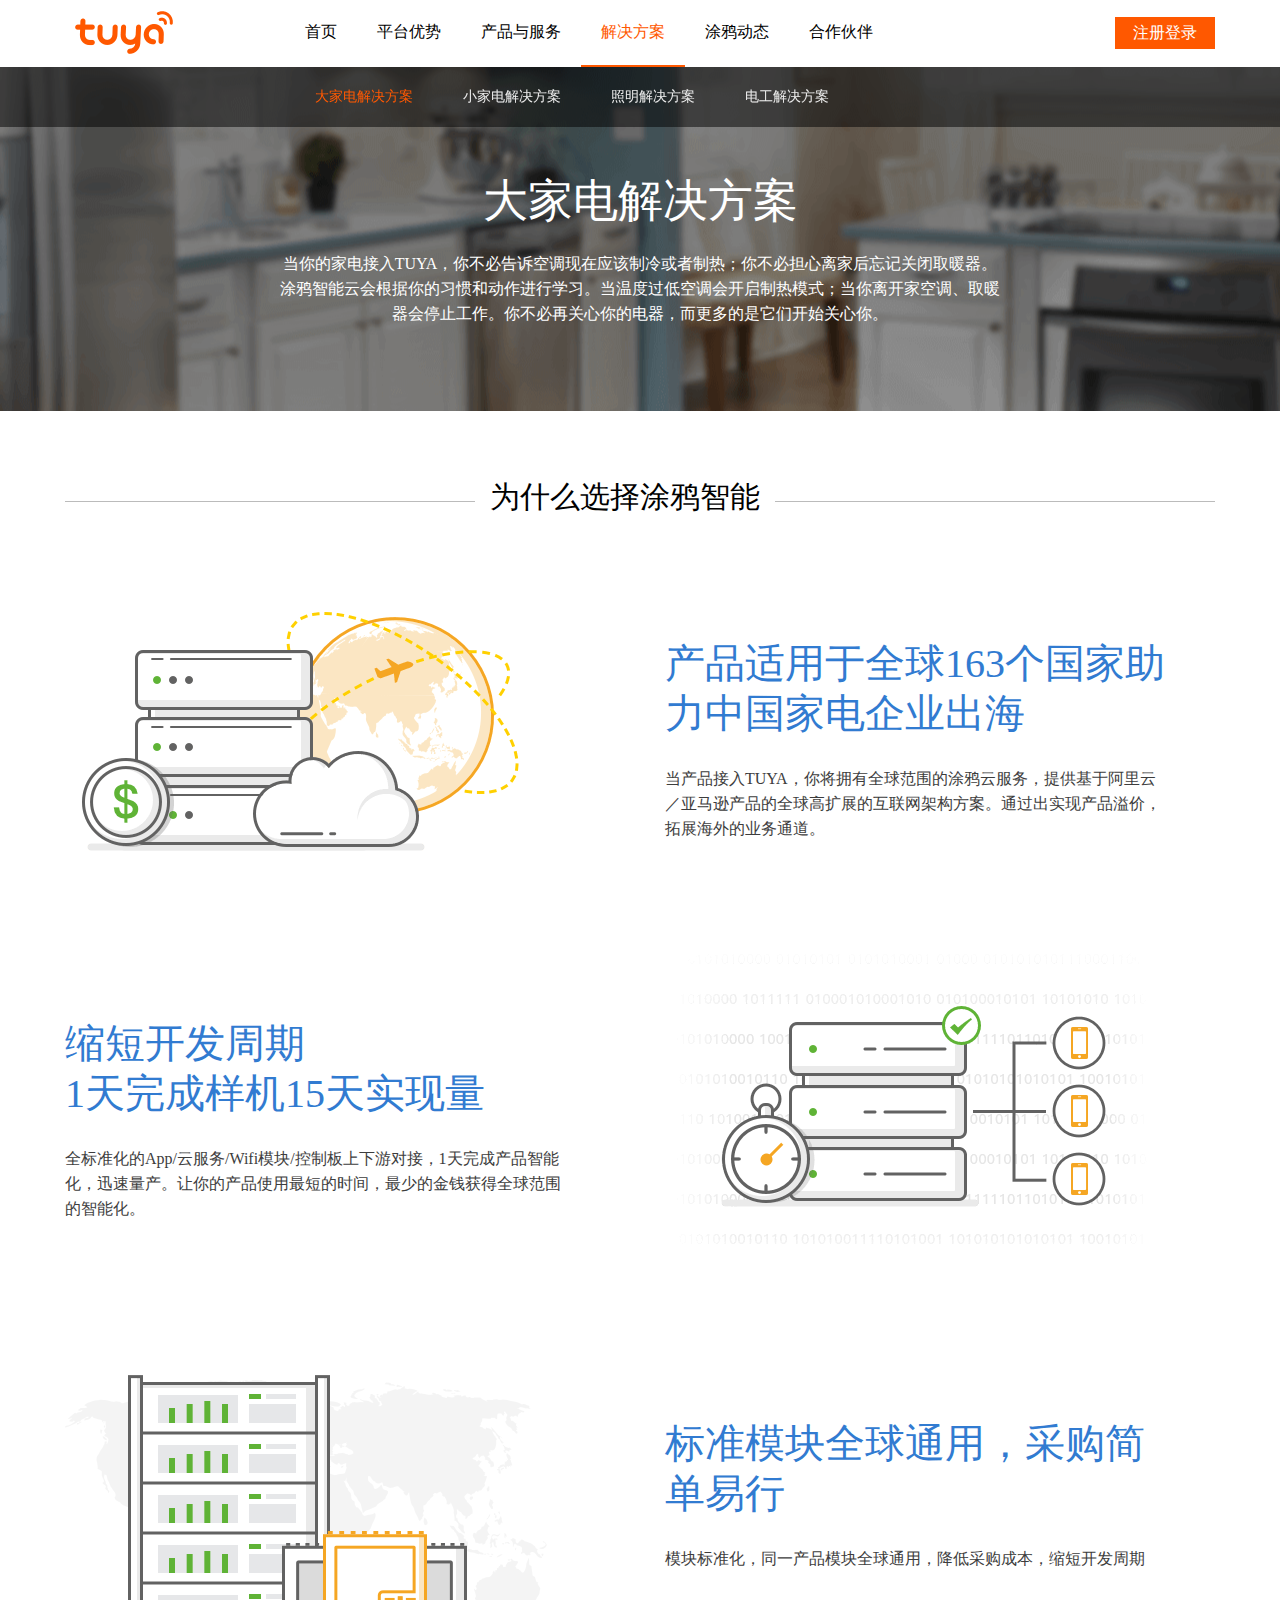
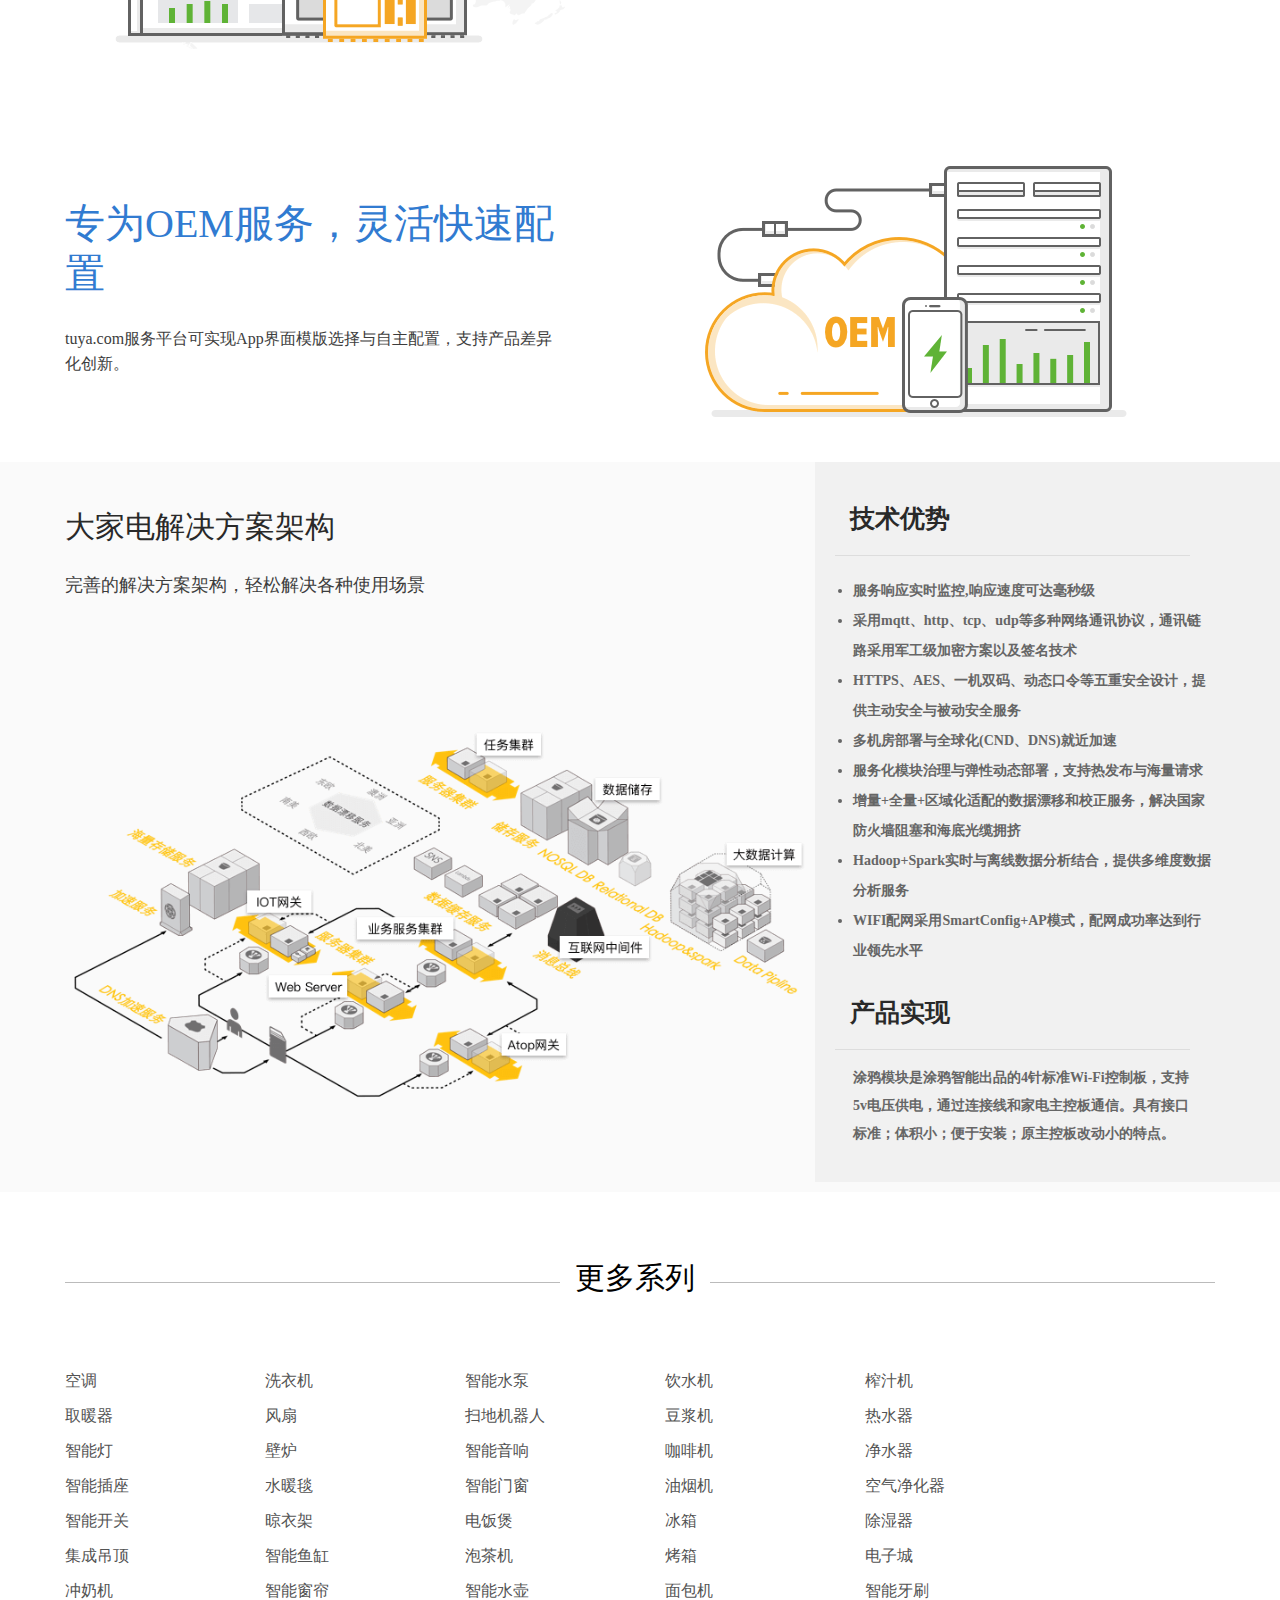
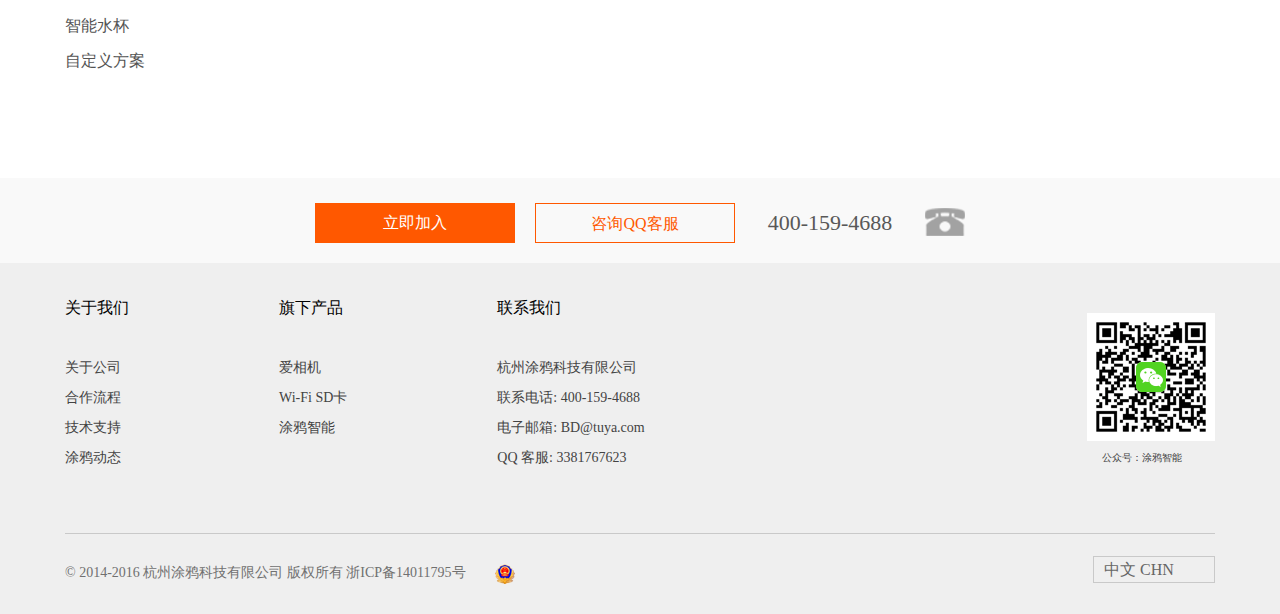
<file: solution.html>
<!doctype html>
<html>
<head>
<meta charset="utf-8">
<title>解决方案-涂鸦科技-全球化＆一站式智能硬件服</title>
<meta name="viewport" content="width=1500px, initial-scale=1.0, minimum-scale=0.5, maximum-scale=2.0, user-scalable=yes" />  
<link rel="shortcut icon" type="images/x-icon" href="images/icon/1.ico">
<link rel="stylesheet" type="text/css" href="solution.css">
<link rel="stylesheet" type="text/css" href="tuya_head.css">
<link rel="stylesheet" type="text/css" href="tuya_footer.css">
<script src="jquery.js"></script>
</head>
<body>
<div class="nav_bg">
<div class="nav">
	<div class="logo">
    	<a href="#"><img src="images/icon/tuya_logo@1x.png"></a>
    </div>
     <a href="#"><div class="sign_up">注册登录</div></a>
    <ul>
    	<li><a href="index.html">首页</a></li>
        <li><a href="Our_advantage.html">平台优势</a></li>
        <li><a href="product_service.html">产品与服务</a></li>
        <li style="border-bottom:2px solid #ff5800"><a href="#" style="color:#ff5800">解决方案</a></li>
        <li><a href="trends.html">涂鸦动态</a></li>
        <li><a href="co_partner.html">合作伙伴</a></li>
        <div class="clearfix"></div>
    </ul>
    <div class="clearfix"></div> 
</div>
</div>

<div class="nav_children">
	<ul>
    	<li><a href="#" style="color:#FF5800">大家电解决方案</a></li>
        <li><a href="#">小家电解决方案</a></li>
        <li><a href="#">照明解决方案</a></li>
        <li><a href="#">电工解决方案</a></li>
        <div class="clearfix"></div>
    </ul>
</div>
<!--banner-->
	<div class="banner_bg">
    	<h1>大家电解决方案</h1>
    	<p>当你的家电接入TUYA，你不必告诉空调现在应该制冷或者制热；你不必担心离家后忘记关闭取暖器。</p>
<p>涂鸦智能云会根据你的习惯和动作进行学习。当温度过低空调会开启制热模式；当你离开家空调、取暖</p>
<p>器会停止工作。你不必再关心你的电器，而更多的是它们开始关心你。</p>
    </div>
    <!--内容区域1-->
<div class="content_box">
	<p class="p1">为什么选择涂鸦智能</p>
    	<div class="pic1"><img src="images/solution/1.png"></div>
        <div class="content">
        	<h1>产品适用于全球163个国家助力中国家电企业出海</h1>
            <p>当产品接入TUYA，你将拥有全球范围的涂鸦云服务，提供基于阿里云／亚马逊产品的全球高扩展的互联网架构方案。通过出实现产品溢价，拓展海外的业务通道。</p>
        </div>
        <div class="clearfix"></div>
<!--内容区域2-->
		 <div class="content_1">
        	<h1>缩短开发周期<br>1天完成样机15天实现量</h1>
            <p>全标准化的App/云服务/Wifi模块/控制板上下游对接，1天完成产品智能化，迅速量产。让你的产品使用最短的时间，最少的金钱获得全球范围的智能化。</p>
        </div>
 <div class="pic2"><img src="images/solution/2.png"></div>
         <div class="clearfix"></div>
<!--内容区域3-->
    	<div class="pic1"><img src="images/solution/3.png"></div>
        <div class="content">
        	<h1>标准模块全球通用，采购简单易行</h1>
            <p>模块标准化，同一产品模块全球通用，降低采购成本，缩短开发周期</p>
        </div>
        <div class="clearfix"></div>
<!--内容区域4-->
		 <div class="content_1">
        	<h1>专为OEM服务，灵活快速配置</h1>
            <p>tuya.com服务平台可实现App界面模版选择与自主配置，支持产品差异化创新。</p>
        </div>
 <div class="pic2"><img src="images/solution/4.png"></div>
         <div class="clearfix"></div>
</div>
<!--内容区域5-->
<div class="introduce">
    <div class="introduce_box">
        <div class="list1">
        	<h2>大家电解决方案架构</h2>
            <p>完善的解决方案架构，轻松解决各种使用场景</p>
            <img src="images/solution/5.png">
        </div>
        	<div class="list2">
            	<div class="bgcolor"></div>
                <div class="list2_box">
                <div class="list3">技术优势</div>
                <div class="list4">
                    <ol>
                        <li>服务响应实时监控,响应速度可达毫秒级</li>
                        <li>采用mqtt、http、tcp、udp等多种网络通讯协议，通讯链路采用军工级加密方案以及签名技术</li>
                        <li>HTTPS、AES、一机双码、动态口令等五重安全设计，提供主动安全与被动安全服务</li>
                        <li>多机房部署与全球化(CND、DNS)就近加速</li>
                        <li>服务化模块治理与弹性动态部署，支持热发布与海量请求</li>
                        <li>增量+全量+区域化适配的数据漂移和校正服务，解决国家防火墙阻塞和海底光缆拥挤</li>
                        <li>Hadoop+Spark实时与离线数据分析结合，提供多维度数据分析服务</li>
                        <li>WIFI配网采用SmartConfig+AP模式，配网成功率达到行业领先水平</li>
                    </ol>
                </div>
                <div class="list3">产品实现</div>
                <p>涂鸦模块是涂鸦智能出品的4针标准Wi-Fi控制板，支持5v电压供电，通过连接线和家电主控板通信。具有接口标准；体积小；便于安装；原主控板改动小的特点。</p>
            </div>
            </div>
        	<div class="clearfix"></div>
		</div>
</div>
<!--内容区域6-->
<div class="content_box">
	<p class="p2">更多系列</p>
    <ul class="column">
    <li><a href="#">空调</a></li>
    <li><a href="#">取暖器</a></li>
    <li><a href="#">智能灯</a></li>
    <li><a href="#">智能插座</a></li>
    <li><a href="#">智能开关</a></li>
    <li><a href="#">集成吊顶</a></li>
    <li><a href="#">冲奶机</a></li>
    <li><a href="#">智能水杯</a></li>
    <li><a href="#">自定义方案</a></li>
    </ul>
        <ul class="column">
    <li><a href="#">洗衣机</a></li>
    <li><a href="#">风扇</a></li>
    <li><a href="#">壁炉</a></li>
    <li><a href="#">水暖毯</a></li>
    <li><a href="#">晾衣架</a></li>
    <li><a href="#">智能鱼缸</a></li>
    <li><a href="#">智能窗帘</a></li>
    </ul>
        <ul class="column">
    <li><a href="#">智能水泵</a></li>
    <li><a href="#">扫地机器人</a></li>
    <li><a href="#">智能音响</a></li>
    <li><a href="#">智能门窗</a></li>
    <li><a href="#">电饭煲</a></li>
    <li><a href="#">泡茶机</a></li>
    <li><a href="#">智能水壶</a></li>
    </ul>
        <ul class="column">
    <li><a href="#">饮水机</a></li>
    <li><a href="#">豆浆机</a></li>
    <li><a href="#">咖啡机</a></li>
    <li><a href="#">油烟机</a></li>
    <li><a href="#">冰箱</a></li>
    <li><a href="#">烤箱</a></li>
    <li><a href="#">面包机</a></li>
    </ul>
            <ul class="column">
    <li><a href="#">榨汁机</a></li>
    <li><a href="#">热水器</a></li>
    <li><a href="#">净水器</a></li>
    <li><a href="#">空气净化器</a></li>
    <li><a href="#">除湿器</a></li>
    <li><a href="#">电子城</a></li>
    <li><a href="#">智能牙刷</a></li>
    </ul>
    <div class="clearfix"></div>
</div>

<!--页脚-->
<div class="contact">
	<div class="contact_box">
    	<a href="#"><div class="c_b1">立即加入</div></a>
        <a href="tencent://message/?uin=2389074880&Site=&Menu=yes"><div class="c_b2">咨询QQ客服</div></a>
        <div class="c_b3">400-159-4688</div>
        <img src="images/icon/9.png">
        <div class="clearfix"></div>
    </div>
</div>
<div class="footer">
	<div class="footer_box">
    	<dl class="footer_list">
        	<dt>关于我们</dt>
            <a href="#"><dd>关于公司</dd></a>
            <a href="#"><dd>合作流程</dd></a>
            <a href="#"><dd>技术支持</dd></a>
            <a href="#"><dd>涂鸦动态</dd></a>
        </dl>
      	<dl class="footer_list">
        	<dt>旗下产品</dt>
            <a href="#"><dd>爱相机</dd></a>
            <a href="#"><dd>Wi-Fi SD卡</dd></a>
            <a href="#"><dd>涂鸦智能</dd></a>
        </dl>
        <dl>
        	<dt>联系我们</dt>
            <dd>杭州涂鸦科技有限公司</dd>
            <dd>联系电话: 400-159-4688</dd>
            <dd>电子邮箱: BD@tuya.com</dd>
            <dd>QQ 客服: 3381767623</dd>
        </dl>      
        <div class="footer_list2">
        	<img src="images/icon/10.png">
        	<p>公众号：涂鸦智能</p>
        </div>
        <div class="clearfix"></div>
        <div class="footer_bottom">
        <div class="f_b_left">
        	<p>&copy 2014-2016 杭州涂鸦科技有限公司 版权所有   浙ICP备14011795号</p>
            <img src="images/icon/11.png">
         </div> 
         <div class="language"> 
            <a href="#"><div class="eng">英文 ENG</div></a>
            <div class="chn">中文 CHN</div>
         </div>
        </div>
    </div>
</div>

<script>
var n,x,i=0
	$(document).scroll(function(){
		n=$(document).scrollTop()
		if(n>150)
		{
			$(".nav_children").slideUp(300)
			}
		else
		{	$(".nav_children").slideDown(300)
			}
		})
		
$(".eng").hide();
	$(".language").mouseenter(function(){
		$(".eng").show();$(this).mouseleave(function(){
		$(".eng").hide()	
		
})})
</script>
</body>
</html>
</file>
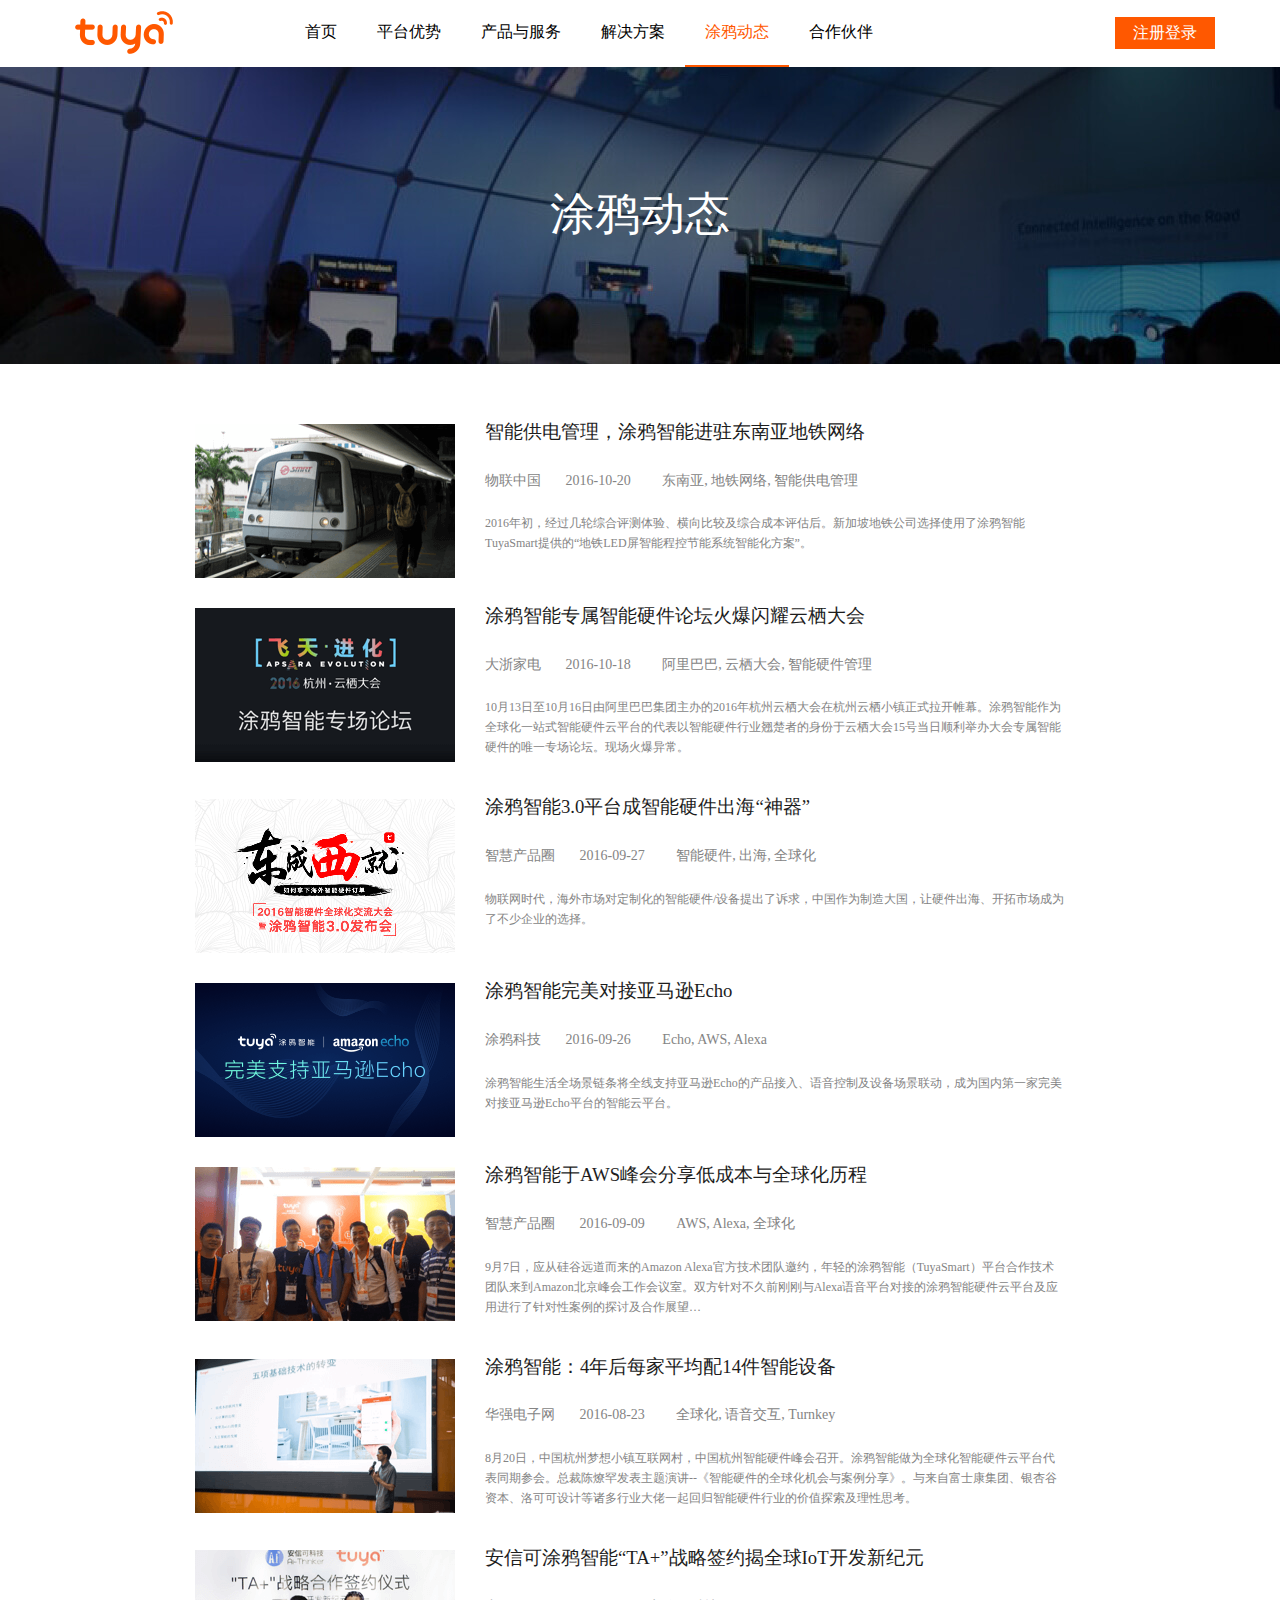
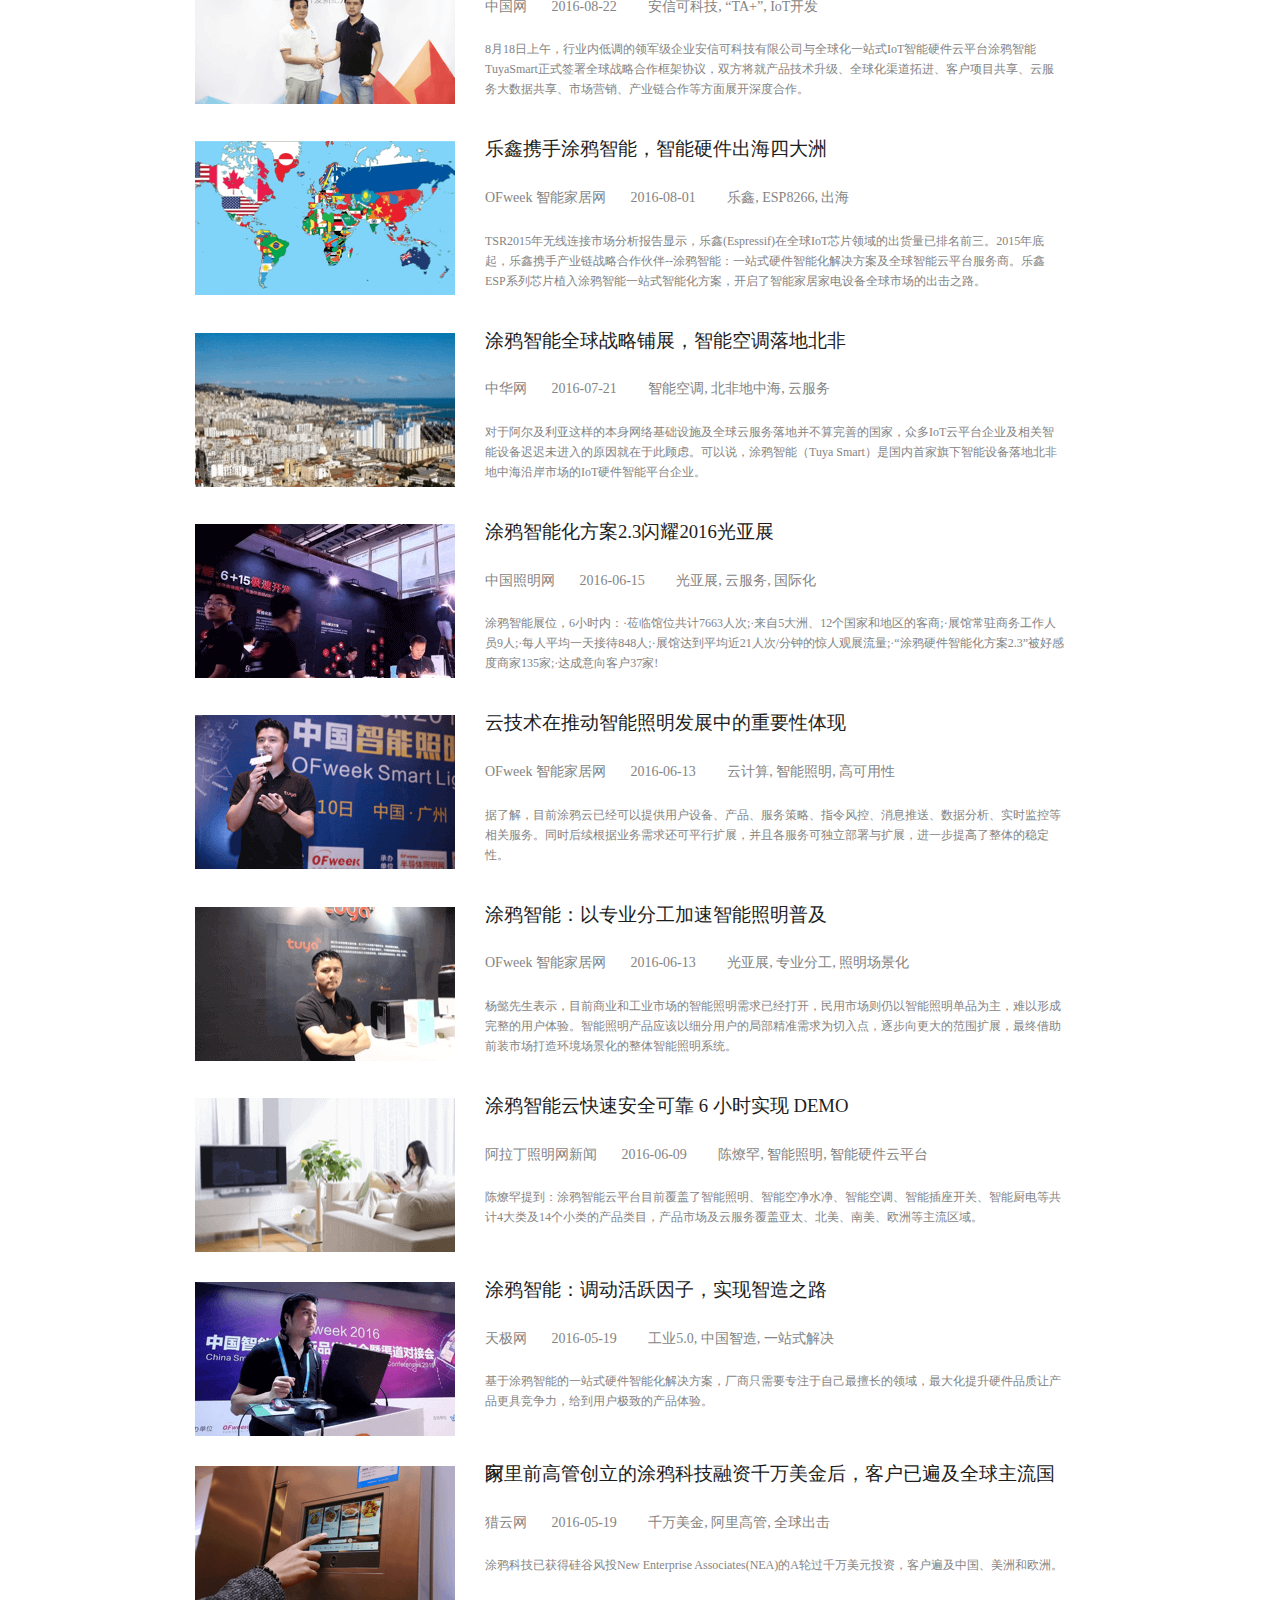
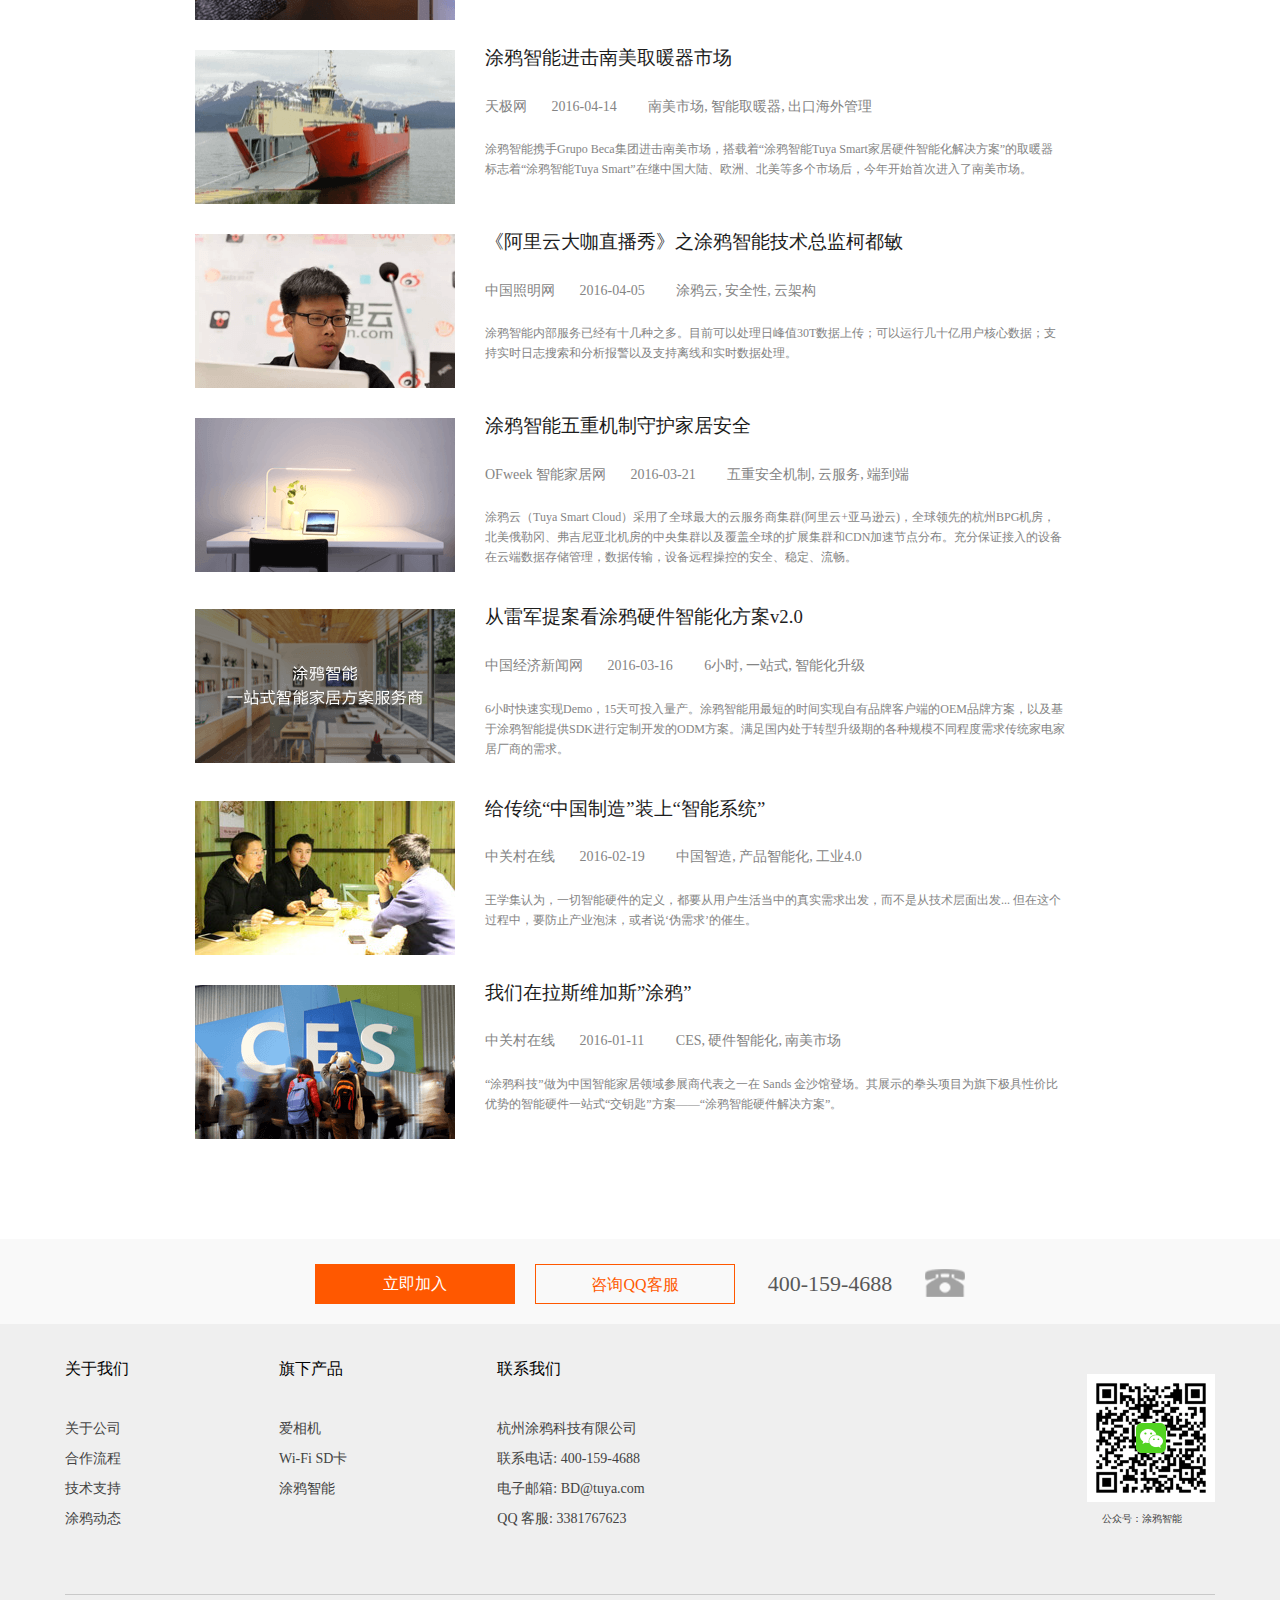
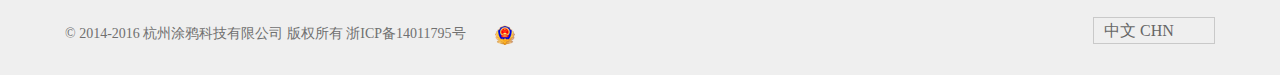
<file: trends.html>
<!doctype html>
<html>
<head>
<meta charset="utf-8">
<title>涂鸦动态-涂鸦科技-全球化＆一站式智能硬件服</title>
<meta name="viewport" content="width=1500px, initial-scale=1.0, minimum-scale=1.0, maximum-scale=1.0, user-scalable=no" />  	
<link rel="shortcut icon" type="images/x-icon" href="images/icon/1.ico">
<link rel="stylesheet" type="text/css" href="tuya_head.css">
<link rel="stylesheet" type="text/css" href="trends.css">
<link rel="stylesheet" type="text/css" href="tuya_footer.css">
<script src="jquery.js"></script>
</head>

<body>
<div class="nav_bg">
<div class="nav">
	<div class="logo">
    	<a href="#"><img src="images/icon/tuya_logo@1x.png"></a>
    </div>
     <a href="#"><div class="sign_up">注册登录</div></a>
    <ul>
    	<li><a href="index.html">首页</a></li>
        <li><a href="Our_advantage.html">平台优势</a></li>
        <li><a href="product_service.html">产品与服务</a></li>
        <li><a href="solution.html">解决方案</a></li>
        <li  style="border-bottom:2px solid #ff5800"><a href="#" style="color:#ff5800">涂鸦动态</a></li>
        <li><a href="co_partner.html">合作伙伴</a></li>
        <div class="clearfix"></div>
    </ul>
    <div class="clearfix"></div> 
</div>
</div>
<!--banner-->
	<div class="banner_bg">
    	<h1>涂鸦动态</h1>
    </div>
<!--内容-->  
<div class="content_1">
	<a href="#"><img src="images/trends/1/1.png"></a>
    <div class="content_box">
    <a href="#"><h3>智能供电管理，涂鸦智能进驻东南亚地铁网络</h3></a>
    <h6>物联中国&nbsp;&nbsp;&nbsp;&nbsp;&nbsp;&nbsp;&nbsp;</h6>
    <h6>2016-10-20&nbsp;&nbsp;&nbsp;&nbsp;&nbsp;&nbsp;&nbsp;&nbsp;&nbsp;</h6>
    <h6>东南亚, 地铁网络, 智能供电管理</h6>
    <div class="clearfix"></div>
    <p>2016年初，经过几轮综合评测体验、横向比较及综合成本评估后。新加坡地铁公司选择使用了涂鸦智能TuyaSmart提供的“地铁LED屏智能程控节能系统智能化方案”。</p>
    </div>
    <div class="clearfix"></div>
</div>
<!--内容-->  
<div class="content_1">
	<a href="#"><img src="images/trends/1/2.png"></a>
    <div class="content_box">
    <a href="#"><h3>涂鸦智能专属智能硬件论坛火爆闪耀云栖大会</h3></a>
    <h6>大浙家电&nbsp;&nbsp;&nbsp;&nbsp;&nbsp;&nbsp;&nbsp;</h6>
    <h6>2016-10-18&nbsp;&nbsp;&nbsp;&nbsp;&nbsp;&nbsp;&nbsp;&nbsp;&nbsp;</h6>
    <h6>阿里巴巴,  云栖大会,  智能硬件管理</h6>
    <div class="clearfix"></div>
    <p>10月13日至10月16日由阿里巴巴集团主办的2016年杭州云栖大会在杭州云栖小镇正式拉开帷幕。涂鸦智能作为全球化一站式智能硬件云平台的代表以智能硬件行业翘楚者的身份于云栖大会15号当日顺利举办大会专属智能硬件的唯一专场论坛。现场火爆异常。</p>
    </div>
    <div class="clearfix"></div>
</div>
<!--内容-->  
<div class="content_1">
	<a href="#"><img src="images/trends/1/3.png"></a>
    <div class="content_box">
    <a href="#"><h3>涂鸦智能3.0平台成智能硬件出海“神器”</h3></a>
    <h6>智慧产品圈&nbsp;&nbsp;&nbsp;&nbsp;&nbsp;&nbsp;&nbsp;</h6>
    <h6>2016-09-27&nbsp;&nbsp;&nbsp;&nbsp;&nbsp;&nbsp;&nbsp;&nbsp;&nbsp;</h6>
    <h6>智能硬件,  出海,  全球化</h6>
    <div class="clearfix"></div>
    <p>物联网时代，海外市场对定制化的智能硬件/设备提出了诉求，中国作为制造大国，让硬件出海、开拓市场成为了不少企业的选择。</p>
    </div>
    <div class="clearfix"></div>
</div>
<!--内容-->  
<div class="content_1">
	<a href="#"><img src="images/trends/1/4.png"></a>
    <div class="content_box">
    <a href="#"><h3>涂鸦智能完美对接亚马逊Echo</h3></a>
    <h6>涂鸦科技&nbsp;&nbsp;&nbsp;&nbsp;&nbsp;&nbsp;&nbsp;</h6>
    <h6>2016-09-26&nbsp;&nbsp;&nbsp;&nbsp;&nbsp;&nbsp;&nbsp;&nbsp;&nbsp;</h6>
    <h6>Echo,  AWS,  Alexa</h6>
    <div class="clearfix"></div>
    <p>涂鸦智能生活全场景链条将全线支持亚马逊Echo的产品接入、语音控制及设备场景联动，成为国内第一家完美对接亚马逊Echo平台的智能云平台。</p>
    </div>
    <div class="clearfix"></div>
</div>
<!--内容-->  
<div class="content_1">
	<a href="#"><img src="images/trends/1/5.png"></a>
    <div class="content_box">
    <a href="#"><h3>涂鸦智能于AWS峰会分享低成本与全球化历程</h3></a>
    <h6>智慧产品圈&nbsp;&nbsp;&nbsp;&nbsp;&nbsp;&nbsp;&nbsp;</h6>
    <h6>2016-09-09&nbsp;&nbsp;&nbsp;&nbsp;&nbsp;&nbsp;&nbsp;&nbsp;&nbsp;</h6>
    <h6>AWS,  Alexa,  全球化</h6>
    <div class="clearfix"></div>
    <p>9月7日，应从硅谷远道而来的Amazon Alexa官方技术团队邀约，年轻的涂鸦智能（TuyaSmart）平台合作技术团队来到Amazon北京峰会工作会议室。双方针对不久前刚刚与Alexa语音平台对接的涂鸦智能硬件云平台及应用进行了针对性案例的探讨及合作展望…</p>
    </div>
    <div class="clearfix"></div>
</div>
<!--内容-->  
<div class="content_1">
	<a href="#"><img src="images/trends/1/6.png"></a>
    <div class="content_box">
    <a href="#"><h3>涂鸦智能：4年后每家平均配14件智能设备</h3></a>
    <h6>华强电子网&nbsp;&nbsp;&nbsp;&nbsp;&nbsp;&nbsp;&nbsp;</h6>
    <h6>2016-08-23&nbsp;&nbsp;&nbsp;&nbsp;&nbsp;&nbsp;&nbsp;&nbsp;&nbsp;</h6>
    <h6>全球化,  语音交互,  Turnkey</h6>
    <div class="clearfix"></div>
    <p>8月20日，中国杭州梦想小镇互联网村，中国杭州智能硬件峰会召开。涂鸦智能做为全球化智能硬件云平台代表同期参会。总裁陈燎罕发表主题演讲--《智能硬件的全球化机会与案例分享》。与来自富士康集团、银杏谷资本、洛可可设计等诸多行业大佬一起回归智能硬件行业的价值探索及理性思考。</p>
    </div>
    <div class="clearfix"></div>
</div>
<!--内容-->  
<div class="content_1">
	<a href="#"><img src="images/trends/1/7.png"></a>
    <div class="content_box">
    <a href="#"><h3>安信可涂鸦智能“TA+”战略签约揭全球IoT开发新纪元</h3></a>
    <h6>中国网&nbsp;&nbsp;&nbsp;&nbsp;&nbsp;&nbsp;&nbsp;</h6>
    <h6>2016-08-22&nbsp;&nbsp;&nbsp;&nbsp;&nbsp;&nbsp;&nbsp;&nbsp;&nbsp;</h6>
    <h6>安信可科技,  “TA+”,  IoT开发</h6>
    <div class="clearfix"></div>
    <p>8月18日上午，行业内低调的领军级企业安信可科技有限公司与全球化一站式IoT智能硬件云平台涂鸦智能TuyaSmart正式签署全球战略合作框架协议，双方将就产品技术升级、全球化渠道拓进、客户项目共享、云服务大数据共享、市场营销、产业链合作等方面展开深度合作。</p>
    </div>
    <div class="clearfix"></div>
</div>
<!--内容-->  
<div class="content_1">
	<a href="#"><img src="images/trends/1/8.png"></a>
    <div class="content_box">
    <a href="#"><h3>乐鑫携手涂鸦智能，智能硬件出海四大洲</h3></a>
    <h6>OFweek 智能家居网&nbsp;&nbsp;&nbsp;&nbsp;&nbsp;&nbsp;&nbsp;</h6>
    <h6>2016-08-01&nbsp;&nbsp;&nbsp;&nbsp;&nbsp;&nbsp;&nbsp;&nbsp;&nbsp;</h6>
    <h6>乐鑫,  ESP8266,  出海</h6>
    <div class="clearfix"></div>
    <p>TSR2015年无线连接市场分析报告显示，乐鑫(Espressif)在全球IoT芯片领域的出货量已排名前三。2015年底起，乐鑫携手产业链战略合作伙伴--涂鸦智能：一站式硬件智能化解决方案及全球智能云平台服务商。乐鑫ESP系列芯片植入涂鸦智能一站式智能化方案，开启了智能家居家电设备全球市场的出击之路。</p>
    </div>
    <div class="clearfix"></div>
</div>
<!--内容-->  
<div class="content_1">
	<a href="#"><img src="images/trends/1/9.png"></a>
    <div class="content_box">
    <a href="#"><h3>涂鸦智能全球战略铺展，智能空调落地北非</h3></a>
    <h6>中华网&nbsp;&nbsp;&nbsp;&nbsp;&nbsp;&nbsp;&nbsp;</h6>
    <h6>2016-07-21&nbsp;&nbsp;&nbsp;&nbsp;&nbsp;&nbsp;&nbsp;&nbsp;&nbsp;</h6>
    <h6>智能空调,  北非地中海,  云服务</h6>
    <div class="clearfix"></div>
    <p>对于阿尔及利亚这样的本身网络基础设施及全球云服务落地并不算完善的国家，众多IoT云平台企业及相关智能设备迟迟未进入的原因就在于此顾虑。可以说，涂鸦智能（Tuya Smart）是国内首家旗下智能设备落地北非地中海沿岸市场的IoT硬件智能平台企业。</p>
    </div>
    <div class="clearfix"></div>
</div>
<!--内容-->  
<div class="content_1">
	<a href="#"><img src="images/trends/1/10.png"></a>
    <div class="content_box">
    <a href="#"><h3>涂鸦智能化方案2.3闪耀2016光亚展</h3></a>
    <h6>中国照明网&nbsp;&nbsp;&nbsp;&nbsp;&nbsp;&nbsp;&nbsp;</h6>
    <h6>2016-06-15&nbsp;&nbsp;&nbsp;&nbsp;&nbsp;&nbsp;&nbsp;&nbsp;&nbsp;</h6>
    <h6>光亚展,  云服务,  国际化</h6>
    <div class="clearfix"></div>
    <p>涂鸦智能展位，6小时内：·莅临馆位共计7663人次;·来自5大洲、12个国家和地区的客商;·展馆常驻商务工作人员9人;·每人平均一天接待848人;·展馆达到平均近21人次/分钟的惊人观展流量;·“涂鸦硬件智能化方案2.3”被好感度商家135家;·达成意向客户37家!</p>
    </div>
    <div class="clearfix"></div>
</div>
<!--内容-->  
<div class="content_1">
	<a href="#"><img src="images/trends/1/11.png"></a>
    <div class="content_box">
    <a href="#"><h3>云技术在推动智能照明发展中的重要性体现</h3></a>
    <h6>OFweek 智能家居网&nbsp;&nbsp;&nbsp;&nbsp;&nbsp;&nbsp;&nbsp;</h6>
    <h6>2016-06-13&nbsp;&nbsp;&nbsp;&nbsp;&nbsp;&nbsp;&nbsp;&nbsp;&nbsp;</h6>
    <h6>云计算,  智能照明,  高可用性</h6>
    <div class="clearfix"></div>
    <p>据了解，目前涂鸦云已经可以提供用户设备、产品、服务策略、指令风控、消息推送、数据分析、实时监控等相关服务。同时后续根据业务需求还可平行扩展，并且各服务可独立部署与扩展，进一步提高了整体的稳定性。</p>
    </div>
    <div class="clearfix"></div>
</div>
<!--内容-->  
<div class="content_1">
	<a href="#"><img src="images/trends/1/12.png"></a>
    <div class="content_box">
    <a href="#"><h3>涂鸦智能：以专业分工加速智能照明普及</h3></a>
    <h6>OFweek 智能家居网&nbsp;&nbsp;&nbsp;&nbsp;&nbsp;&nbsp;&nbsp;</h6>
    <h6>2016-06-13&nbsp;&nbsp;&nbsp;&nbsp;&nbsp;&nbsp;&nbsp;&nbsp;&nbsp;</h6>
    <h6>光亚展,  专业分工,  照明场景化</h6>
    <div class="clearfix"></div>
    <p>杨懿先生表示，目前商业和工业市场的智能照明需求已经打开，民用市场则仍以智能照明单品为主，难以形成完整的用户体验。智能照明产品应该以细分用户的局部精准需求为切入点，逐步向更大的范围扩展，最终借助前装市场打造环境场景化的整体智能照明系统。</p>
    </div>
    <div class="clearfix"></div>
</div>
<!--内容-->  
<div class="content_1">
	<a href="#"><img src="images/trends/1/13.png"></a>
    <div class="content_box">
    <a href="#"><h3>涂鸦智能云快速安全可靠 6 小时实现 DEMO</h3></a>
    <h6>阿拉丁照明网新闻&nbsp;&nbsp;&nbsp;&nbsp;&nbsp;&nbsp;&nbsp;</h6>
    <h6>2016-06-09&nbsp;&nbsp;&nbsp;&nbsp;&nbsp;&nbsp;&nbsp;&nbsp;&nbsp;</h6>
    <h6>陈燎罕,  智能照明,  智能硬件云平台</h6>
    <div class="clearfix"></div>
    <p>陈燎罕提到：涂鸦智能云平台目前覆盖了智能照明、智能空净水净、智能空调、智能插座开关、智能厨电等共计4大类及14个小类的产品类目，产品市场及云服务覆盖亚太、北美、南美、欧洲等主流区域。</p>
    </div>
    <div class="clearfix"></div>
</div>
<!--内容-->  
<div class="content_1">
	<a href="#"><img src="images/trends/1/14.png"></a>
    <div class="content_box">
    <a href="#"><h3>涂鸦智能：调动活跃因子，实现智造之路</h3></a>
    <h6>天极网&nbsp;&nbsp;&nbsp;&nbsp;&nbsp;&nbsp;&nbsp;</h6>
    <h6>2016-05-19&nbsp;&nbsp;&nbsp;&nbsp;&nbsp;&nbsp;&nbsp;&nbsp;&nbsp;</h6>
    <h6>工业5.0,  中国智造,  一站式解决</h6>
    <div class="clearfix"></div>
    <p>基于涂鸦智能的一站式硬件智能化解决方案，厂商只需要专注于自己最擅长的领域，最大化提升硬件品质让产品更具竞争力，给到用户极致的产品体验。</p>
    </div>
    <div class="clearfix"></div>
</div>
<!--内容-->  
<div class="content_1">
	<a href="#"><img src="images/trends/1/15.png"></a>
    <div class="content_box">
    <a href="#"><h3>阿里前高管创立的涂鸦科技融资千万美金后，客户已遍及全球主流国家</h3></a>
    <h6>猎云网&nbsp;&nbsp;&nbsp;&nbsp;&nbsp;&nbsp;&nbsp;</h6>
    <h6>2016-05-19&nbsp;&nbsp;&nbsp;&nbsp;&nbsp;&nbsp;&nbsp;&nbsp;&nbsp;</h6>
    <h6>千万美金,  阿里高管,  全球出击</h6>
    <div class="clearfix"></div>
    <p>涂鸦科技已获得硅谷风投New Enterprise Associates(NEA)的A轮过千万美元投资，客户遍及中国、美洲和欧洲。</p>
    </div>
    <div class="clearfix"></div>
</div>
<!--内容-->  
<div class="content_1">
	<a href="#"><img src="images/trends/1/16.png"></a>
    <div class="content_box">
    <a href="#"><h3>涂鸦智能进击南美取暖器市场</h3></a>
    <h6>天极网&nbsp;&nbsp;&nbsp;&nbsp;&nbsp;&nbsp;&nbsp;</h6>
    <h6>2016-04-14&nbsp;&nbsp;&nbsp;&nbsp;&nbsp;&nbsp;&nbsp;&nbsp;&nbsp;</h6>
    <h6>南美市场,  智能取暖器,  出口海外管理</h6>
    <div class="clearfix"></div>
    <p>涂鸦智能携手Grupo Beca集团进击南美市场，搭载着“涂鸦智能Tuya Smart家居硬件智能化解决方案”的取暖器标志着“涂鸦智能Tuya Smart”在继中国大陆、欧洲、北美等多个市场后，今年开始首次进入了南美市场。</p>
    </div>
    <div class="clearfix"></div>
</div>
<!--内容-->  
<div class="content_1">
	<a href="#"><img src="images/trends/1/17.png"></a>
    <div class="content_box">
    <a href="#"><h3>《阿里云大咖直播秀》之涂鸦智能技术总监柯都敏</h3></a>
    <h6>中国照明网&nbsp;&nbsp;&nbsp;&nbsp;&nbsp;&nbsp;&nbsp;</h6>
    <h6>2016-04-05&nbsp;&nbsp;&nbsp;&nbsp;&nbsp;&nbsp;&nbsp;&nbsp;&nbsp;</h6>
    <h6>涂鸦云,  安全性,  云架构</h6>
    <div class="clearfix"></div>
    <p>涂鸦智能内部服务已经有十几种之多。目前可以处理日峰值30T数据上传；可以运行几十亿用户核心数据；支持实时日志搜索和分析报警以及支持离线和实时数据处理。</p>
    </div>
    <div class="clearfix"></div>
</div>
<!--内容-->  
<div class="content_1">
	<a href="#"><img src="images/trends/1/18.png"></a>
    <div class="content_box">
    <a href="#"><h3>涂鸦智能五重机制守护家居安全</h3></a>
    <h6>OFweek 智能家居网&nbsp;&nbsp;&nbsp;&nbsp;&nbsp;&nbsp;&nbsp;</h6>
    <h6>2016-03-21&nbsp;&nbsp;&nbsp;&nbsp;&nbsp;&nbsp;&nbsp;&nbsp;&nbsp;</h6>
    <h6>五重安全机制,  云服务,  端到端</h6>
    <div class="clearfix"></div>
    <p>涂鸦云（Tuya Smart Cloud）采用了全球最大的云服务商集群(阿里云+亚马逊云)，全球领先的杭州BPG机房，北美俄勒冈、弗吉尼亚北机房的中央集群以及覆盖全球的扩展集群和CDN加速节点分布。充分保证接入的设备在云端数据存储管理，数据传输，设备远程操控的安全、稳定、流畅。</p>
    </div>
    <div class="clearfix"></div>
</div>   
<!--内容-->  
<div class="content_1">
	<a href="#"><img src="images/trends/1/19.png"></a>
    <div class="content_box">
    <a href="#"><h3>从雷军提案看涂鸦硬件智能化方案v2.0</h3></a>
    <h6>中国经济新闻网&nbsp;&nbsp;&nbsp;&nbsp;&nbsp;&nbsp;&nbsp;</h6>
    <h6>2016-03-16&nbsp;&nbsp;&nbsp;&nbsp;&nbsp;&nbsp;&nbsp;&nbsp;&nbsp;</h6>
    <h6>6小时,  一站式,  智能化升级</h6>
    <div class="clearfix"></div>
    <p>6小时快速实现Demo，15天可投入量产。涂鸦智能用最短的时间实现自有品牌客户端的OEM品牌方案，以及基于涂鸦智能提供SDK进行定制开发的ODM方案。满足国内处于转型升级期的各种规模不同程度需求传统家电家居厂商的需求。</p>
    </div>
    <div class="clearfix"></div>
</div>
<!--内容-->  
<div class="content_1">
	<a href="#"><img src="images/trends/1/20.jpg"></a>
    <div class="content_box">
    <a href="#"><h3>给传统“中国制造”装上“智能系统”</h3></a>
    <h6>中关村在线&nbsp;&nbsp;&nbsp;&nbsp;&nbsp;&nbsp;&nbsp;</h6>
    <h6>2016-02-19&nbsp;&nbsp;&nbsp;&nbsp;&nbsp;&nbsp;&nbsp;&nbsp;&nbsp;</h6>
    <h6>中国智造,  产品智能化,  工业4.0</h6>
    <div class="clearfix"></div>
    <p>王学集认为，一切智能硬件的定义，都要从用户生活当中的真实需求出发，而不是从技术层面出发... 但在这个过程中，要防止产业泡沫，或者说‘伪需求’的催生。</p>
    </div>
    <div class="clearfix"></div>
</div>
<!--内容-->  
<div class="content_1">
	<a href="#"><img src="images/trends/1/21.png"></a>
    <div class="content_box">
    <a href="#"><h3>我们在拉斯维加斯”涂鸦”</h3></a>
    <h6>中关村在线&nbsp;&nbsp;&nbsp;&nbsp;&nbsp;&nbsp;&nbsp;</h6>
    <h6>2016-01-11&nbsp;&nbsp;&nbsp;&nbsp;&nbsp;&nbsp;&nbsp;&nbsp;&nbsp;</h6>
    <h6>CES,  硬件智能化,  南美市场</h6>
    <div class="clearfix"></div>
    <p>“涂鸦科技”做为中国智能家居领域参展商代表之一在 Sands 金沙馆登场。其展示的拳头项目为旗下极具性价比优势的智能硬件一站式“交钥匙”方案——“涂鸦智能硬件解决方案”。</p>
    </div>
    <div class="clearfix"></div>
</div>
    
    
    <!--页脚-->
<div class="contact">
	<div class="contact_box">
    	<a href="#"><div class="c_b1">立即加入</div></a>
        <a href="tencent://message/?uin=2389074880&Site=&Menu=yes"><div class="c_b2">咨询QQ客服</div></a>
        <div class="c_b3">400-159-4688</div>
        <img src="images/icon/9.png">
        <div class="clearfix"></div>
    </div>
</div>
<div class="footer">
	<div class="footer_box">
    	<dl class="footer_list">
        	<dt>关于我们</dt>
            <a href="#"><dd>关于公司</dd></a>
            <a href="#"><dd>合作流程</dd></a>
            <a href="#"><dd>技术支持</dd></a>
            <a href="#"><dd>涂鸦动态</dd></a>
        </dl>
      	<dl class="footer_list">
        	<dt>旗下产品</dt>
            <a href="#"><dd>爱相机</dd></a>
            <a href="#"><dd>Wi-Fi SD卡</dd></a>
            <a href="#"><dd>涂鸦智能</dd></a>
        </dl>
        <dl>
        	<dt>联系我们</dt>
            <dd>杭州涂鸦科技有限公司</dd>
            <dd>联系电话: 400-159-4688</dd>
            <dd>电子邮箱: BD@tuya.com</dd>
            <dd>QQ 客服: 3381767623</dd>
        </dl>      
        <div class="footer_list2">
        	<img src="images/icon/10.png">
        	<p>公众号：涂鸦智能</p>
        </div>
        <div class="clearfix"></div>
        <div class="footer_bottom">
        <div class="f_b_left">
        	<p>&copy 2014-2016 杭州涂鸦科技有限公司 版权所有   浙ICP备14011795号</p>
            <img src="images/icon/11.png">
         </div> 
         <div class="language"> 
            <a href="#"><div class="eng">英文 ENG</div></a>
            <div class="chn">中文 CHN</div>
         </div>
        </div>
    </div>
</div>
<script>
$(".eng").hide();
	$(".language").mouseenter(function(){
		$(".eng").show();$(this).mouseleave(function(){
		$(".eng").hide()	
		
})})
</script>
</body>
</html>
</file>
<file: tuya_head.css>
@charset "utf-8";
/* CSS Document */
*{font-family:"微软雅黑";}
ul{padding:0px;}
img{display:block}
body{margin:0px;padding:0px;background:white;}
.clearfix{clear:both}
.nav_bg{background:white;position:fixed;z-index:3;width:100%;top:0px;}
.nav{max-width:1150px;margin:0 auto;}
.nav .logo{float:left;height:39px;padding:11px 10px;}
.nav ul{margin:0px 0px 0px 220px;}
.nav ul li{list-style:none;padding:22px 20px;float:left;}
.nav a{text-decoration:none;color:black;}
.nav a:hover{color:#ff5800;}
.nav .sign_up{width:100px;height:32px;background:#ff5800;color:white;line-height:32px;text-align:center;float:right;margin-top:17px;}
</file>
<file: tuya_index.css>
@charset "utf-8";
/* CSS Document */
img{display:block}
.banner{position:relative;width:100%;height:500px;margin-top:65px;}
.banner div{width:100%;position:absolute;margin:0 auto;}
.banner .images1{background:url(images/banner/1.png) no-repeat center center;height:500px;}
.banner .images2{background:url(images/banner/2.jpg) no-repeat center center;height:500px;}
.banner .images3{background:url(images/banner/3.jpg) no-repeat center center;height:500px;}
.banner .images4{background:url(images/banner/4.jpg) no-repeat center center;height:500px;}
.banner ul{padding:0px;position:absolute;left:50%;top:430px;margin-left:-152px;}
.banner ul a{display:block;height:30px;float:left;padding-top:15px;}
.banner li{width:60px;height:2px;background:rgba(195,195,195,0.3);margin:0 8px;list-style:none;}
.banner .current{background:white;}
.content_box {width:1150px;margin:0 auto;border-top:1px solid #BBBBBB;position:relative;margin-top:70px;}
.content_box .spl{width:1150px;height:650px;overflow:hidden;position:relative;}
.special{width:5860px;height:650px;position:relative;}
.special .box_out{width:1170px;height:630px;background:white;float:left;}
.special .box_out div{float:left;width:32%;height:305px;background:#f7f7f7;position:relative;margin-right:15px;margin-bottom:15px;}
.special .box_out div img{position:absolute;bottom:0px;right:20px;}
.special .box_out div p{font-size:25px;color:#424242;width:130px;margin:40px auto;text-align:center;}
.content_box .arrow_l{position:absolute;top:29.9%;left:-60px;cursor:pointer;}
.content_box .arrow_r{position:absolute;top:29.9%;right:-60px;cursor:pointer;}
.content_box a{display:block;color:#9F9F9F;}
.content_box table{max-width:1150px;margin-bottom:100px;}
.content_box td{border:1px solid #E8E8E8;}
.content_box td img{width:229px;}
.content_box .coo_list{margin:45px auto;width:150px;height:40px;border:1px solid #9F9F9F;line-height:40px;text-align:center;}
.coo_list:hover{color:#ff5800;border:1px solid #ff5800;}
.coo_list:hover a{color:#ff5800;}
.content_box .p1,.p2,.p3,.p4{font-size:30px;position:absolute;top:-55px;background:#FFFFFF;padding:0px 15px;}
.content_box .p1{left:50%;margin-left:-120px;}
.content_box .p2{left:50%;margin-left:-130px;}
.content_box .p3{left:50%;margin-left:-180px;}
.content_box .p4{left:50%;margin-left:-77px;}

.content_box .side_left{width:30%;height:425px;border-left:1px solid #C9C9C9;border-right:1px solid #C9C9C9;float:left;position:relative;margin-top:100px;}
.content_box .side_right{float:right;margin-top:100px;position:relative;}
.content_box .side_left div{margin:20px 0px 70px;padding-left:130px;padding-right:30px;}
.content_box .side_left img{position:absolute;left:20px;}
.content_box .side_left p{font-size:12px;color:#9F9F9F;}
.content_box .side_left h3{color:#424242;}
.content_box .p5{color:#424242;font-size:18px;margin:40px auto -5px;width:380px;}
.content_box ul{padding:0px;}
.content_box li{list-style:none;float:left;height:125px;border-right:1px solid #C9C9C9}
.content_box li img{width:228px}
.content_box2{max-width:1920px;}
.content_box2_bg{width:100%;background:url(images/coo_company/bg.jpg) no-repeat center center;height:500px;padding-top:20px}
.content_box2_bg h2{margin:0 auto 60px 495px;;color:#424242;display:block;}
.c_b2_box{width:1170px;margin:55px auto;}
.c_b2_box .list{width:360px;height:245px;margin-right:5px;margin-left:10px;background:white;float:left;padding:0 5px;}
.c_b2_box .list img{border:1px solid #eee;margin-top:20px;margin-left:15px;float:left;}
.c_b2_box  .list_1{float:left;margin-left:25px;color:#424242;}
.c_b2_box  .list_2{border-top:1px solid #eee;padding:10px 20px;margin-top:10px;}
.c_b2_box  .list_2 p{font-size:14px;color:#999}
.content_box3{width:1110px;margin:50px auto;padding:0 20px;}
.content_box3 .list_1{width:200px;color:#424242;}
.content_box3 .list_1 a{color:#ff5800;text-decoration:none;font-size:16px;}
.content_box3 ul{padding:0px;float:left}
.content_box3 li{list-style:none;}
.content_box3 li a{line-height:40px;text-decoration:none;color:#424242}
.content_box3 li a:hover{color:#ff5800}
.content_box3 .box_1{float:right;}
.content_box3 .box_1 img{margin-bottom:9px;}
.content_box3 .box_2{float:right;margin-right:10px;}
.circle{width:200px;height:200px;border:2px solid #4a90e2;border-radius:50%;position:absolute;top:81px;left:519px;}
.circle_1{width:200px;height:200px;border:2px solid #4a90e2;border-radius:50%;position:absolute;top:81px;left:519px;}
.circle_2{width:200px;height:200px;border:2px solid #4a90e2;border-radius:50%;position:absolute;top:81px;left:519px;}
.circle_3{width:200px;height:200px;border:2px solid #f6a623;border-radius:50%;position:absolute;top:28px;left:315px;}
.circle_4{width:200px;height:200px;border:2px solid #f6a623;border-radius:50%;position:absolute;top:28px;left:315px;}
.circle_5{width:200px;height:200px;border:2px solid #f6a623;border-radius:50%;position:absolute;top:28px;left:315px;}
.circle_6{width:200px;height:200px;border:2px solid #5fb336;border-radius:50%;position:absolute;top:36px;left:8px;}
.circle_7{width:200px;height:200px;border:2px solid #5fb336;border-radius:50%;position:absolute;top:36px;left:8px;}
.circle_8{width:200px;height:200px;border:2px solid #5fb336;border-radius:50%;position:absolute;top:36px;left:8px;}
@keyframes sca{
	0%{transform:scale(0.1);-webkit-transform:scale(0.1);opacity:1}
	60%{ opacity:0.5}
	90%{ opacity:0}
	100%{opacity:0;transform:scale(0.9);-webkit-transform:scale(0.9);}
	}
@keyframes sca_1{
	0%{transform:scale(0.1);-webkit-transform:scale(0.1);opacity:1}
	60%{ opacity:0.5}
	90%{ opacity:0}
	100%{ opacity:0;transform:scale(0.9);-webkit-transform:scale(0.9);}
	}
@keyframes sca_2{
	0%{transform:scale(0.1);-webkit-transform:scale(0.1);opacity:1}
	60%{ opacity:0.5}
	90%{ opacity:0}
	100%{ opacity:0;transform:scale(0.9);-webkit-transform:scale(0.9);}
	}
.scale{animation:sca 4s ease-out infinite }
.scale_1{animation:sca_1 4s  ease-out infinite }
.scale_2{animation:sca_2 4s ease-out infinite }
.scale_3{animation:sca 4s ease-out infinite }
.scale_4{animation:sca_1 4s  ease-out infinite }
.scale_5{animation:sca_2 4s ease-out infinite }
.scale_6{animation:sca 4s ease-out infinite }
.scale_7{animation:sca_1 4s  ease-out infinite }
.scale_8{animation:sca_2 4s ease-out infinite }
</file>
<file: tuya_footer.css>
@charset "utf-8";
/* CSS Document */
.contact{max-width:1920px;background:#f9f9f9;margin-top:100px;}
.contact_box{width:650px;height:85px;margin:0 auto;position:relative;}
.contact_box div{margin-right:20px;margin-top:25px;}
.c_b1{width:200px;height:40px;background:#ff5800;float:left;text-align:center;line-height:40px;color:white}
.c_b2{width:198px;height:38px;border:1px solid #ff5800;float:left;color:#ff5800;text-align:center;line-height:40px;}
.c_b3{width:150px;height:40px;float:left;color:#585858;text-align:center;line-height:40px;font-size:22px;}
.contact_box img{position:absolute;right:0px;top:30px;}
.footer{max-width:1920px;background:#EfEfEf;}
.footer_box{width:1150px;padding:0px 20px;margin:0 auto;}
dl{margin:0px;float:left;margin-right:150px;margin-bottom:60px;}
dt{line-height:90px;}
dd{margin:0px;font-size:14px;line-height:30px;color:#434343}
.footer_list a{text-decoration:none;}
.footer_list dd:hover{color:#FF5800}
.footer_list2{float:right;margin-top:50px}
.footer_list2 p{margin-left:15px;color:#434343;font-size:10px}
.footer_bottom .f_b_left{float:left}
.footer_bottom p{color:#707070;margin-top:30px;font-size:14px;}
.footer_bottom img{position:absolute;top:30px;left:430px;}
.footer_bottom{height:80px;border-top:1px solid #C9C9C9;position:relative;}
.language{float:right;margin-top:22px;position:relative;}
.eng{width:100px;height:25px;border:1px solid #C9C9C9;color:#666;line-height:25px;padding:0 10px;background:#EfEfEf;position:absolute}
.chn{width:100px;height:25px;border:1px solid #C9C9C9;color:#666;line-height:25px;padding:0 10px;}
</file>
<file: co_partner.css>
@charset "utf-8";
/* CSS Document */
img{display:block;}
.banner_bg{height:300px;width:100%;background:url(images/co_partner/banner.jpg) no-repeat center center;margin-top:63px;padding-top:1px;}
.banner_bg h1{text-align:center;margin-top:100px;color:white;font-family:"黑体";font-weight:normal;font-size:45px}
.banner_bg p{text-align:center;margin-top:20px;color:white;font-family:"黑体";font-size:20px;line-height:10px;}
.title{text-align:center;margin-top:60px;font-family:"黑体";font-weight:normal;font-size:40px;color:#2E2E2E}
ul{padding:0px;}
.content_1{width:1150px;margin:70px auto}
.content_1 li{float:left;width:228px;list-style:none;border:1px solid #D7D7D7;margin-right:-1px;margin-bottom:-1px}
.content_1 li img{width:225px;}
</file>
<file: advantage_body.css>
@charset "utf-8";
/* CSS Document */
.nav_children{width:100%;background:rgba(0,0,0,0.5);position:fixed;top:67px;z-index:1}
.nav_children ul{width:500px;margin:0 auto;}
.nav_children ul li{list-style:none;padding:0 25px;float:left;}
.nav_children a{text-decoration:none;color:#EDEDED;text-align:center;line-height:60px;font-size:14px;}
a:hover{color:#ff5800;}
.banner{max-width:1920px;margin-top:63px;}
.banner .banner_bg{height:350px;width:100%;background:url(images/advantage/banner.jpg) no-repeat center center;}
.content{width:1150px;margin:80px auto 100px;overflow:hidden;}
.content ul{ width:810px;margin:0px auto;}
.content li{width:190px;height:55px;float:left;margin:0 5px;list-style:none;color:black;line-height:55px;text-align:center;border:1px solid #D3D3D3;}
.content .current{background:#4a90e2;color:white}
.content .float{width:1150px;height:600px;margin-top:75px;position:relative;}
.content .image_box{position:absolute;}
.image_box div img{width:214px;height:254px;}
.image_box div{transition:0.5s;cursor:pointer;}
.image_box div:hover{transform:scale(1.05)}
.image_box .float_1{position:absolute;left:40%;top:20px;}
.image_box .float_2{position:absolute;left:60px;top:47%;}
.image_box .float_3{position:absolute;right:80px;top:55%;}
.image_box .float_4{position:absolute;right:180px;top:20px;}
.image_box .float_5{position:absolute;left:30%;top:20px;}
.image_box .float_6{position:absolute;left:10%;top:55%;}
.image_box .float_7{position:absolute;right:30%;top:53%;}
.image_box .float_8{position:absolute;right:10%;top:40px;}
.image_box .float_9{position:absolute;left:5%;top:53%;}
.image_box .float_10{position:absolute;left:25%;top:20px;}
.image_box .float_11{position:absolute;left:55%;top:40px;}
.image_box .float_12{position:absolute;right:10%;top:55%;}
.image_box .float_13{position:absolute;left:5%;top:55%;}
.image_box .float_14{position:absolute;left:40%;top:20px;}
.image_box .float_15{position:absolute;right:10%;top:50%;}
.content_box{width:1150px;border-top:1px solid #BBBBBB;margin:0 auto;position:relative;}
.content_box .p1,.p2,.p3,.p4{font-size:30px;position:absolute;top:-55px;background:#FFFFFF;padding:0px 15px;}
.content_box .p1{left:50%;margin-left:-155px;}
.content_box .p2{left:50%;margin-left:-215px;}
.content_box .p3{left:50%;margin-left:-235px;}
.content_box .p4{left:50%;margin-left:-140px;}
.content_box .pah1{margin:40px auto 15px;display:block;font-size:14px;text-align:center;}
.content_box a{text-decoration:none;color:#ff5800;display:block;width:80px;margin:0 auto;text-align:center;}
.content_box .pic1{position:relative}
.content_box .pic1 img{margin:30px auto 100px;}
.content_box .pah2{margin-top:40px;display:block;font-size:14px;text-align:center;}
.content_box .pah3{margin:10px auto 80px;;display:block;font-size:14px;text-align:center;}
.content_box .pic2 img{margin:0px auto 70px;}
.content_box .ul_1{margin-bottom:100px;}
.content_box .list1{list-style:none;float:left;border:1px solid #BBBBBB;width:368px;margin:0 5px;position:relative;}
.blur{filter:blur(10px)}
.content_box .list1 img{margin:60px auto 30px;}
.content_box .list1 h2{text-align:center;color:#474747;font-family:"黑体";line-height:20px}
.content_box .list1 h4{text-align:center;color:#77b5ff;margin-bottom:60px;}
.content_box .list1_opa{width:288px;height:240px;background:rgba(255,255,255,0.92);padding:60px 40px;position:absolute;top:0px;cursor:pointer;}
.content_box .list1_opa h1{text-align:center;color:#474747;font-family:"黑体";line-height:20px;}
.content_box .list1_opa p{color:#777;font-family:"黑体";line-height:25px;}
.content_box .list1_pah4{text-align:center;color:#77b5ff;}
.content_box .ul_2{margin-top:80px;margin-bottom:100px;}
.content_box .pah4{margin-top:40px;display:block;font-size:14px;text-align:center;}
.content_box .list2{list-style:none;float:left;border:1px solid #BBBBBB;width:360px;margin:0 10px;}
.content_box .list2 .top{width:360px;background:#f7f7f7;height:125px;overflow:hidden;padding-top:10px;position:relative;}
.content_box .list2 .top img{position:absolute;top:30px;left:85px;}
.content_box .list2 .top h3{text-align:center;color:#474747;display:block;margin:23px 0px 10px 20px;}
.content_box .list2 .top p{text-align:center;color:#777;font-size:17px;font-weight:bold}
.content_box .mid{padding:20px 40px;height:290px;}
.content_box .mid h5{font-size:18px;line-height:10px;color:#454545;}
.content_box .mid p{font-size:14px;color:#9f9f9f;line-height:25px;margin-top:40px;}
.content_box .cir{width:1100px;height:35px;position:absolute;left:24px;top:200px;overflow:hidden;z-index:-1;}
.content_box .circle_arc{border:2px dashed #999;width:1150px;height:70px;position:absolute;border-radius:50%;z-index:-1;top:2px}
.content_box .ul_3{margin-top:80px;}
.content_box .list3{float:left;list-style:none;width:285px;}
.content_box .list3 img{margin:0 auto;}
.content_box .four_step{width:990px;height:240px;border-radius:10px;border:1px solid #ddd;padding:30px 80px;position:relative;margin-top:60px;margin-bottom:100px;box-shadow:0px 0px 10px 1px #dfdfdf;}
.content_box .step_box h2{font-family:"黑体";color:#3D3D3D}
.content_box .step_box h5{font-family:"黑体";color:#4a90e2;font-size:16px}
.content_box .step_box p{font-family:"黑体";color:666}
.content_box .step_box div{float:left;width:230px;padding-right:70px;}
.content_box .developer{width:230px;height:45px;border-radius:3px;background:#4a90e2;position:absolute;top:42%;right:80px;line-height:45px;text-align:center;color:white;}
.circle{width:200px;height:200px;border:2px solid #4a90e2;border-radius:50%;position:absolute;top:132px;left:770px;}
.circle_1{width:200px;height:200px;border:2px solid #4a90e2;border-radius:50%;position:absolute;top:132px;left:770px;}
.circle_2{width:200px;height:200px;border:2px solid #4a90e2;border-radius:50%;position:absolute;top:132px;left:770px;}
.circle_3{width:200px;height:200px;border:2px solid #f6a623;border-radius:50%;position:absolute;top:62px;left:508px;}
.circle_4{width:200px;height:200px;border:2px solid #f6a623;border-radius:50%;position:absolute;top:62px;left:508px;}
.circle_5{width:200px;height:200px;border:2px solid #f6a623;border-radius:50%;position:absolute;top:62px;left:508px;}
.circle_6{width:200px;height:200px;border:2px solid #5fb336;border-radius:50%;position:absolute;top:73px;left:112px;}
.circle_7{width:200px;height:200px;border:2px solid #5fb336;border-radius:50%;position:absolute;top:73px;left:112px;}
.circle_8{width:200px;height:200px;border:2px solid #5fb336;border-radius:50%;position:absolute;top:73px;left:112px;}
@keyframes sca{
	0%{transform:scale(0.1);-webkit-transform:scale(0.1);opacity:1}
	60%{ opacity:0.5}
	90%{ opacity:0}
	100%{opacity:0;transform:scale(0.9);-webkit-transform:scale(0.9);}
	}
@keyframes sca_1{
	0%{transform:scale(0.1);-webkit-transform:scale(0.1);opacity:1}
	60%{ opacity:0.5}
	90%{ opacity:0}
	100%{ opacity:0;transform:scale(0.9);-webkit-transform:scale(0.9);}
	}
@keyframes sca_2{
	0%{transform:scale(0.1);-webkit-transform:scale(0.1);opacity:1}
	60%{ opacity:0.5}
	90%{ opacity:0}
	100%{ opacity:0;transform:scale(0.9);-webkit-transform:scale(0.9);}
	}
.scale{animation:sca 4s ease-out infinite }
.scale_1{animation:sca_1 4s  ease-out infinite }
.scale_2{animation:sca_2 4s ease-out infinite }
.scale_3{animation:sca 4s ease-out infinite }
.scale_4{animation:sca_1 4s  ease-out infinite }
.scale_5{animation:sca_2 4s ease-out infinite }
.scale_6{animation:sca 4s ease-out infinite }
.scale_7{animation:sca_1 4s  ease-out infinite }
.scale_8{animation:sca_2 4s ease-out infinite }
</file>
<file: product_service.css>
@charset "utf-8";
/* CSS Document */
img{display:block;}
.banner{height:300px;width:100%;background:url(images/product_service/banner.png) no-repeat center center;margin-top:61px;padding-top:1px;}
.banner h1{text-align:center;margin-top:100px;color:white;font-family:"黑体";font-weight:normal;font-size:45px;margin-top:80px;}
.banner p{text-align:center;margin-top:20px;color:white;font-family:"黑体";line-height:5px;}
.main{width:1150px;margin:80px auto;}
.side_bar{width:140px;float:left;}
.effect{position:fixed;top:145px;}
.list1{margin:0px;padding:0px}
.list1 .title{color:#ff5800;padding-left:10px;line-height:30px;}
.list1 .bgcolor{background:#ffefe5;border-left:2px solid #ff5800;}
.list1 .current{color:#ff5800}
.list1 li{padding-left:25px;list-style:none;line-height:30px;font-size:14px;font-family:"黑体";color:#626161;cursor:pointer}
.list1 .in_list1{padding-left:10px;color:#ff5800;}
.list1 .in_list2{padding-left:10px;color:#ff5800;}
.list1 .in_list3{padding-left:10px;color:#ff5800;}
.list1 .in_list4{padding-left:10px;color:#ff5800;}
.list1 .in_list5{padding-left:10px;color:#ff5800;}
.content{width:980px;border-bottom:1px solid #B5B5B5;margin-left:30px;float:right;margin-bottom:65px;}
.content h2{border-left:3px solid #ff5800;display:block;padding-left:10px;font-weight:normal;margin:0px}
.content img{float:left;}
.content .in_box{float:left;margin-left:50px;}
.in_box ul{margin-top:30px}
.in_box h3{font-weight:normal;font-family:"黑体";}
.in_box li{list-style:none;font-size:14px;color:#5F5F5F;line-height:30px}
.in_box .box{margin-top:70px}
.in_box .box1{width:170px;height:40px;background:#ff5800;text-align:center;line-height:40px;color:white;float:left;margin-right:20px}
.in_box .box2{width:170px;height:40px;background:#4f99e5;text-align:center;line-height:40px;color:white;float:left;}
</file>
<file: solution.css>
@charset "utf-8";
/* CSS Document */
.nav_children{width:100%;background:rgba(0,0,0,0.5);position:fixed;top:67px;z-index:1}
.nav_children ul{width:700px;margin:0 auto;}
.nav_children ul li{list-style:none;padding:0 25px;float:left;}
.nav_children a{text-decoration:none;color:#EDEDED;text-align:center;line-height:60px;font-size:14px;}
a:hover{color:#ff5800;}
.banner_bg{height:350px;width:100%;background:url(images/solution/banner.png) no-repeat center center;margin-top:60px;padding-top:1px;}
.banner_bg h1{text-align:center;margin-top:100px;color:white;font-family:"黑体";font-weight:normal;font-size:45px;margin-top:110px;}
.banner_bg p{text-align:center;margin-top:20px;color:white;font-family:"黑体";line-height:5px;}
.content_box {width:1150px;margin:0 auto;border-top:1px solid #BBBBBB;position:relative;margin-top:90px;}
.content_box .p1,.p2{font-size:30px;position:absolute;top:-55px;background:#FFFFFF;padding:0px 15px;}
.content_box .p1{left:50%;margin-left:-165px;}
.content_box .p2{left:50%;margin-left:-80px;}
.content_box .pic1{display:block;float:left;margin-top:60px}
.content_box .content{float:left;width:500px;margin-top:60px}
.content{padding:50px 0px 0px 100px;}
.content h1{font-family:"黑体";color:#317bd1;font-weight:normal;font-size:40px;line-height:50px}
.content p{color:#3D3D3D;font-family:"黑体";line-height:25px}
.content_box .content_1{float:left;width:500px;margin-top:60px}
.content_1{padding:30px 100px 0px 0px;}
.content_box .pic2{display:block;float:left;margin-top:40px}
.content_1 h1{font-family:"黑体";color:#317bd1;font-weight:normal;font-size:40px;line-height:50px}
.content_1 p{color:#3D3D3D;font-family:"黑体";line-height:25px}
.introduce{width:100%;background:#fafafa;}
.introduce_box{width:1150px;margin:0 auto;}
.list1{width:730px;padding-top:20px;padding-bottom:90px;padding-right:20px;float:left;}
.list1 h2{font-family:"黑体";color:#292929;font-weight:normal;font-size:30px;}
.list1 p{font-family:"黑体";color:#3D3D3D;font-size:18px;}
.list1 img{width:750px;margin-top:130px}
.list2{float:left;width:355px;padding:40px 20px 0px;position:relative;}
.list2 .list2_box{position:relative;z-index:2;}
.bgcolor{background:#f1f1f1;position:absolute;width:776px;height:720px;top:0px;left:0px;z-index:1;}
.list3{font-family:"黑体";color:#292929;font-weight:normal;font-size:25px;border-bottom:1px solid #ddd;padding:0px 215px 20px 15px;font-weight:bold;}
.list4{width:395px;}
.list4 ol{margin:0px;padding:20px 18px 30px;list-style:disc;}
.list4 ol li{color:#666;font-size:14px;line-height:30px;font-weight:bold}
.list2 p{color:#666;font-size:14px;line-height:28px;font-weight:bold;padding-left:18px;}
.content_box ul{padding:0px;margin:0px;width:200px;}
.content_box ul li{list-style:none;line-height:35px;}
.content_box .column{float:left;margin-top:80px;}
.content_box .column a{text-decoration:none;color:#535353;font-family:"黑体";}
.content_box .column a:hover{color:#4f99e5}
</file>
<file: trends.css>
@charset "utf-8";
/* CSS Document */
img{display:block;}
.banner_bg{height:300px;width:100%;background:url(images/trends/banner.jpg) no-repeat center center;margin-top:63px;padding-top:1px;margin-bottom:60px;}
.banner_bg h1{text-align:center;margin-top:120px;color:white;font-family:"黑体";font-weight:normal;font-size:45px}
.content_1 {width:890px;margin:30px auto}
.content_1 img{float:left;}
.content_box{float:left;padding:0px 10px 0px 30px;width:580px;}
.content_box h3{color:#1D1D1D;font-family:"黑体";margin-top:8px;font-weight:normal;line-height:0px;}
.content_box h6{float:left;margin-top:30px;color:#848484;font-weight:normal;font-size:14px;line-height:0px;}
.content_box p{font-size:12px;color:#848484;margin-top:0px;line-height:20px;}
.content_box a{text-decoration:none;}
</file>
